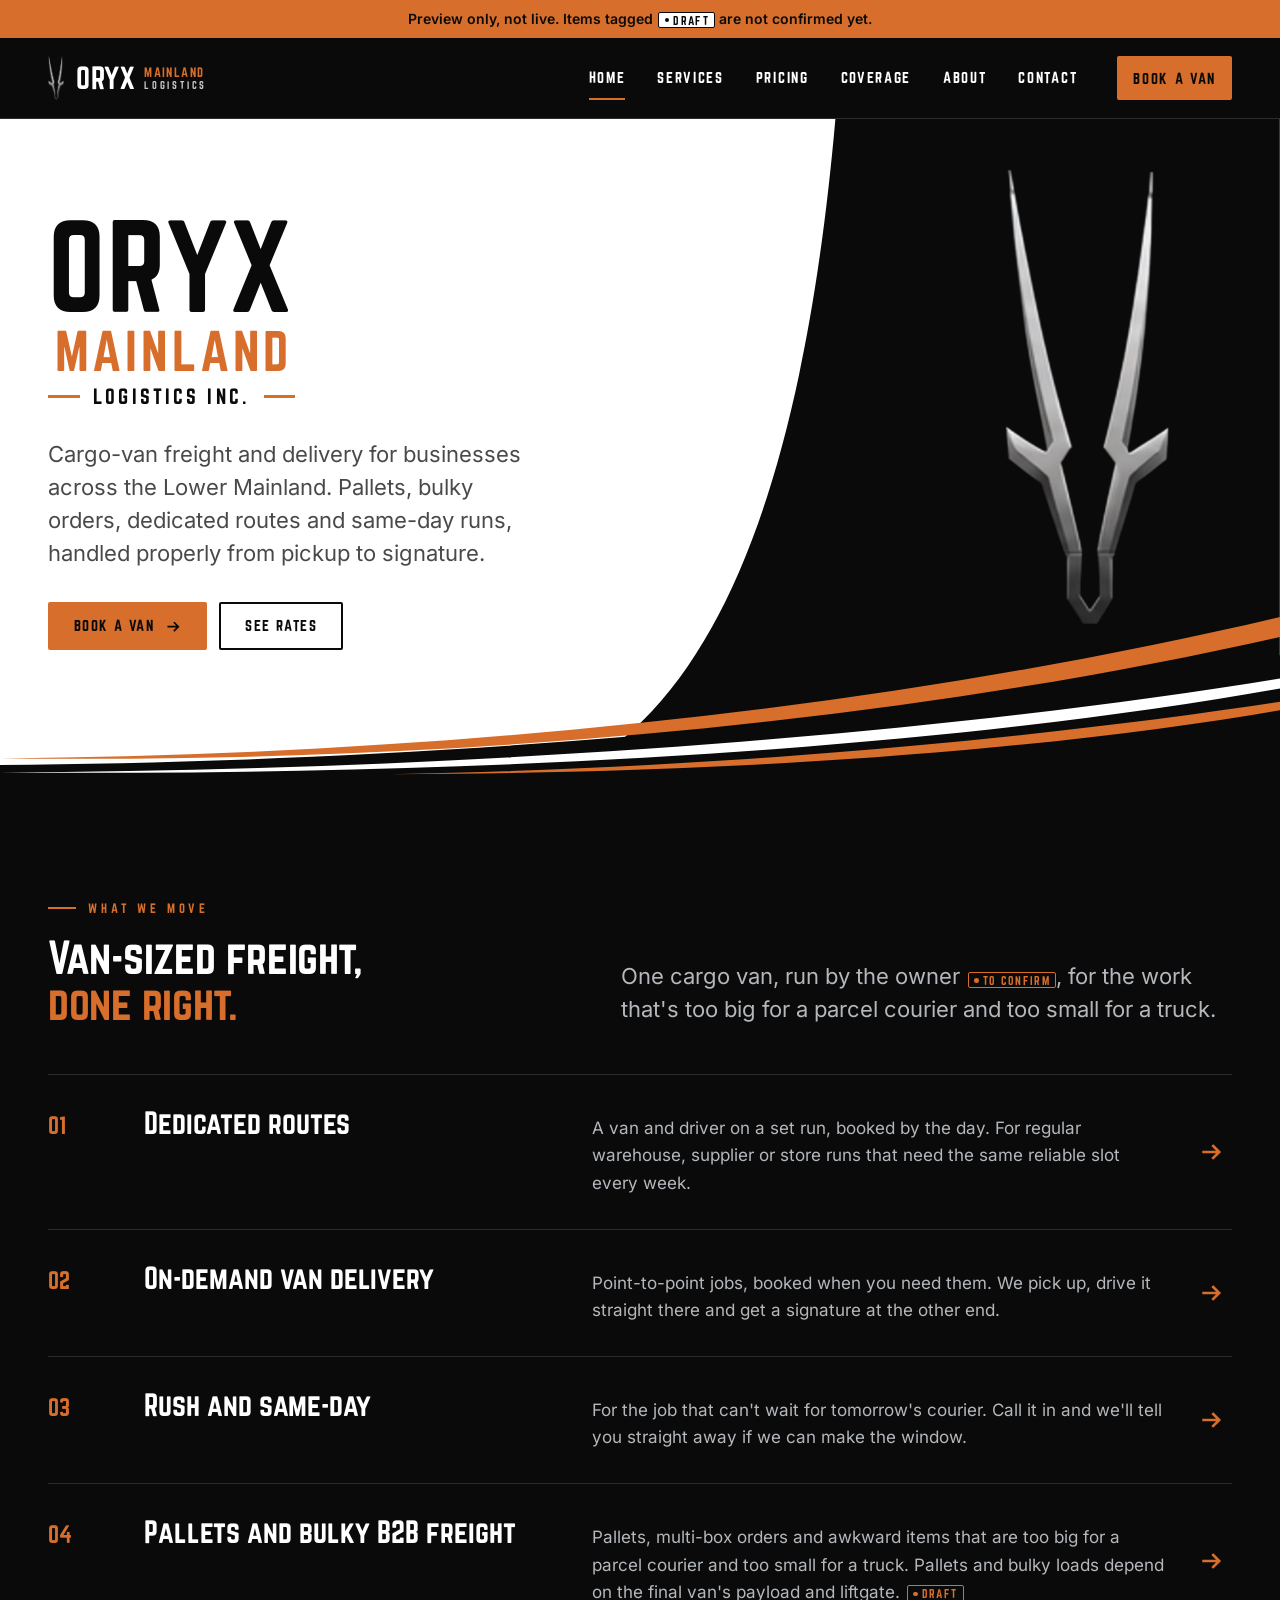
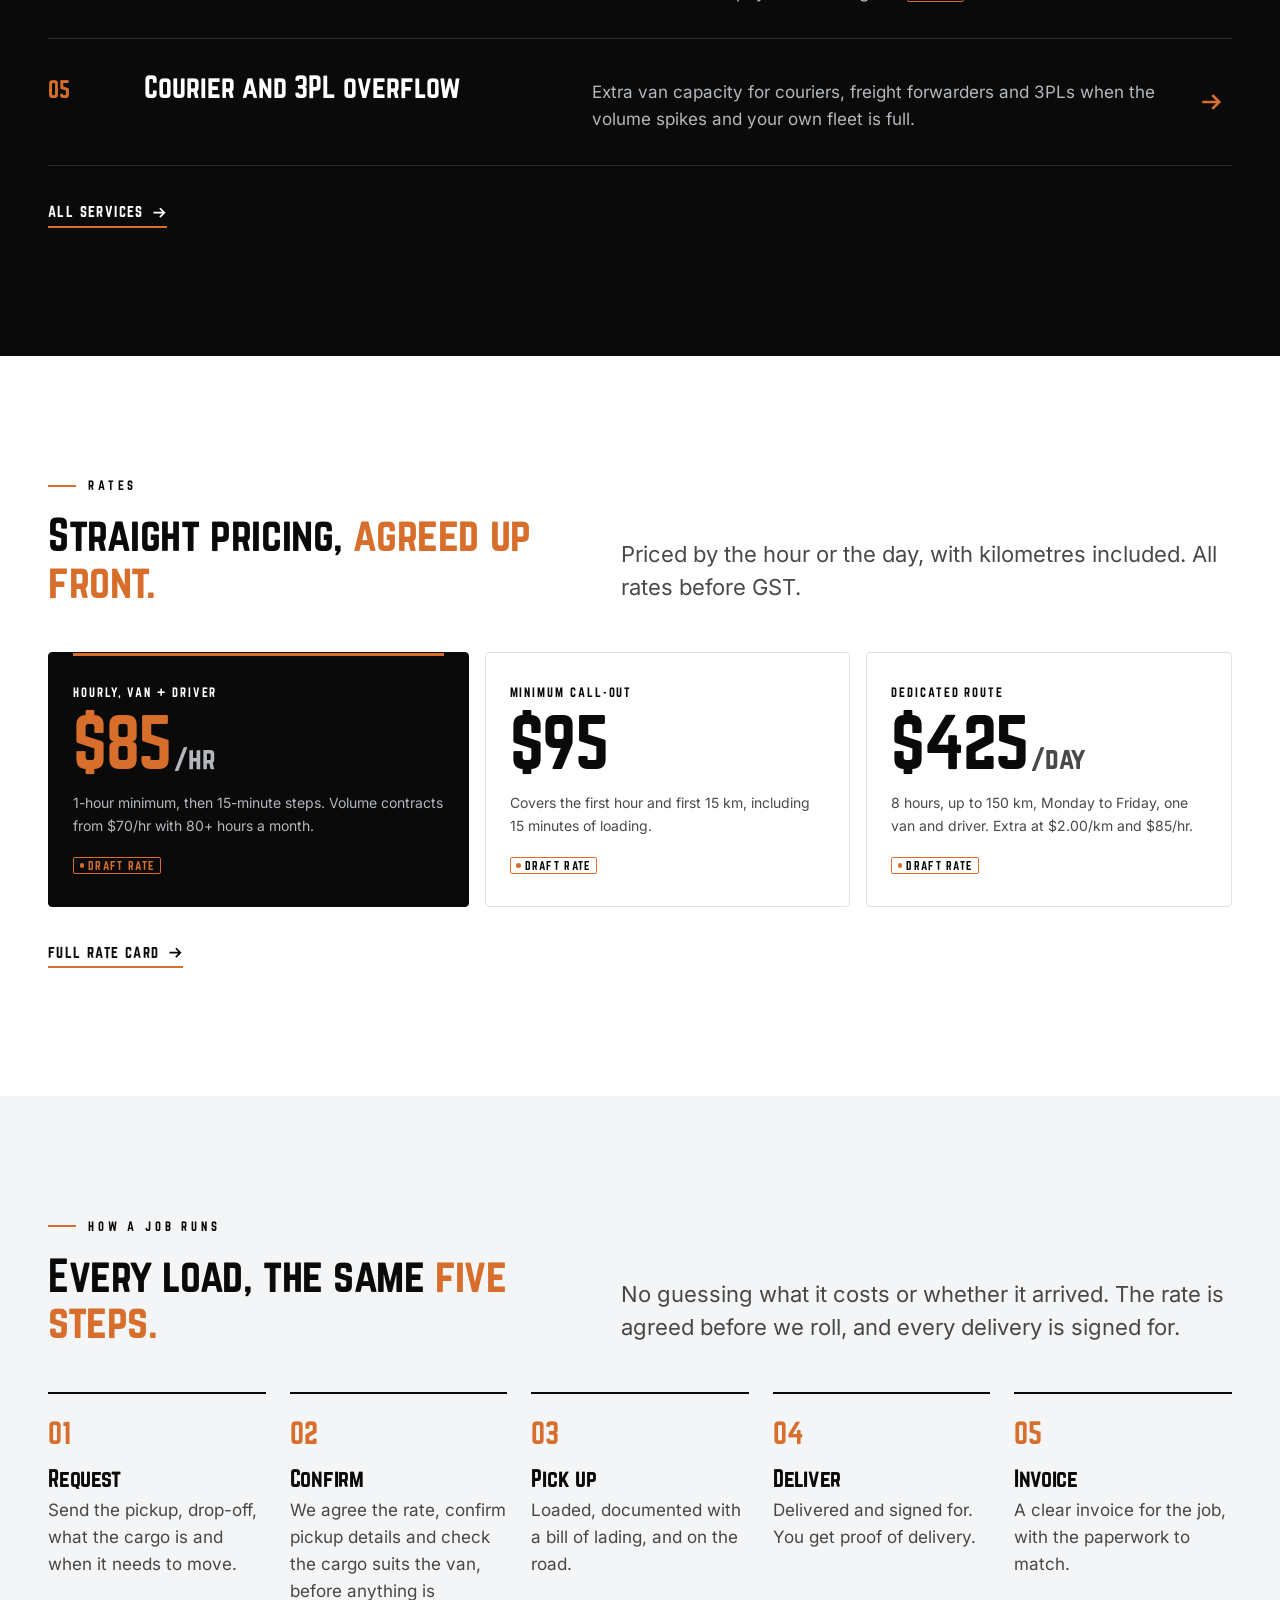
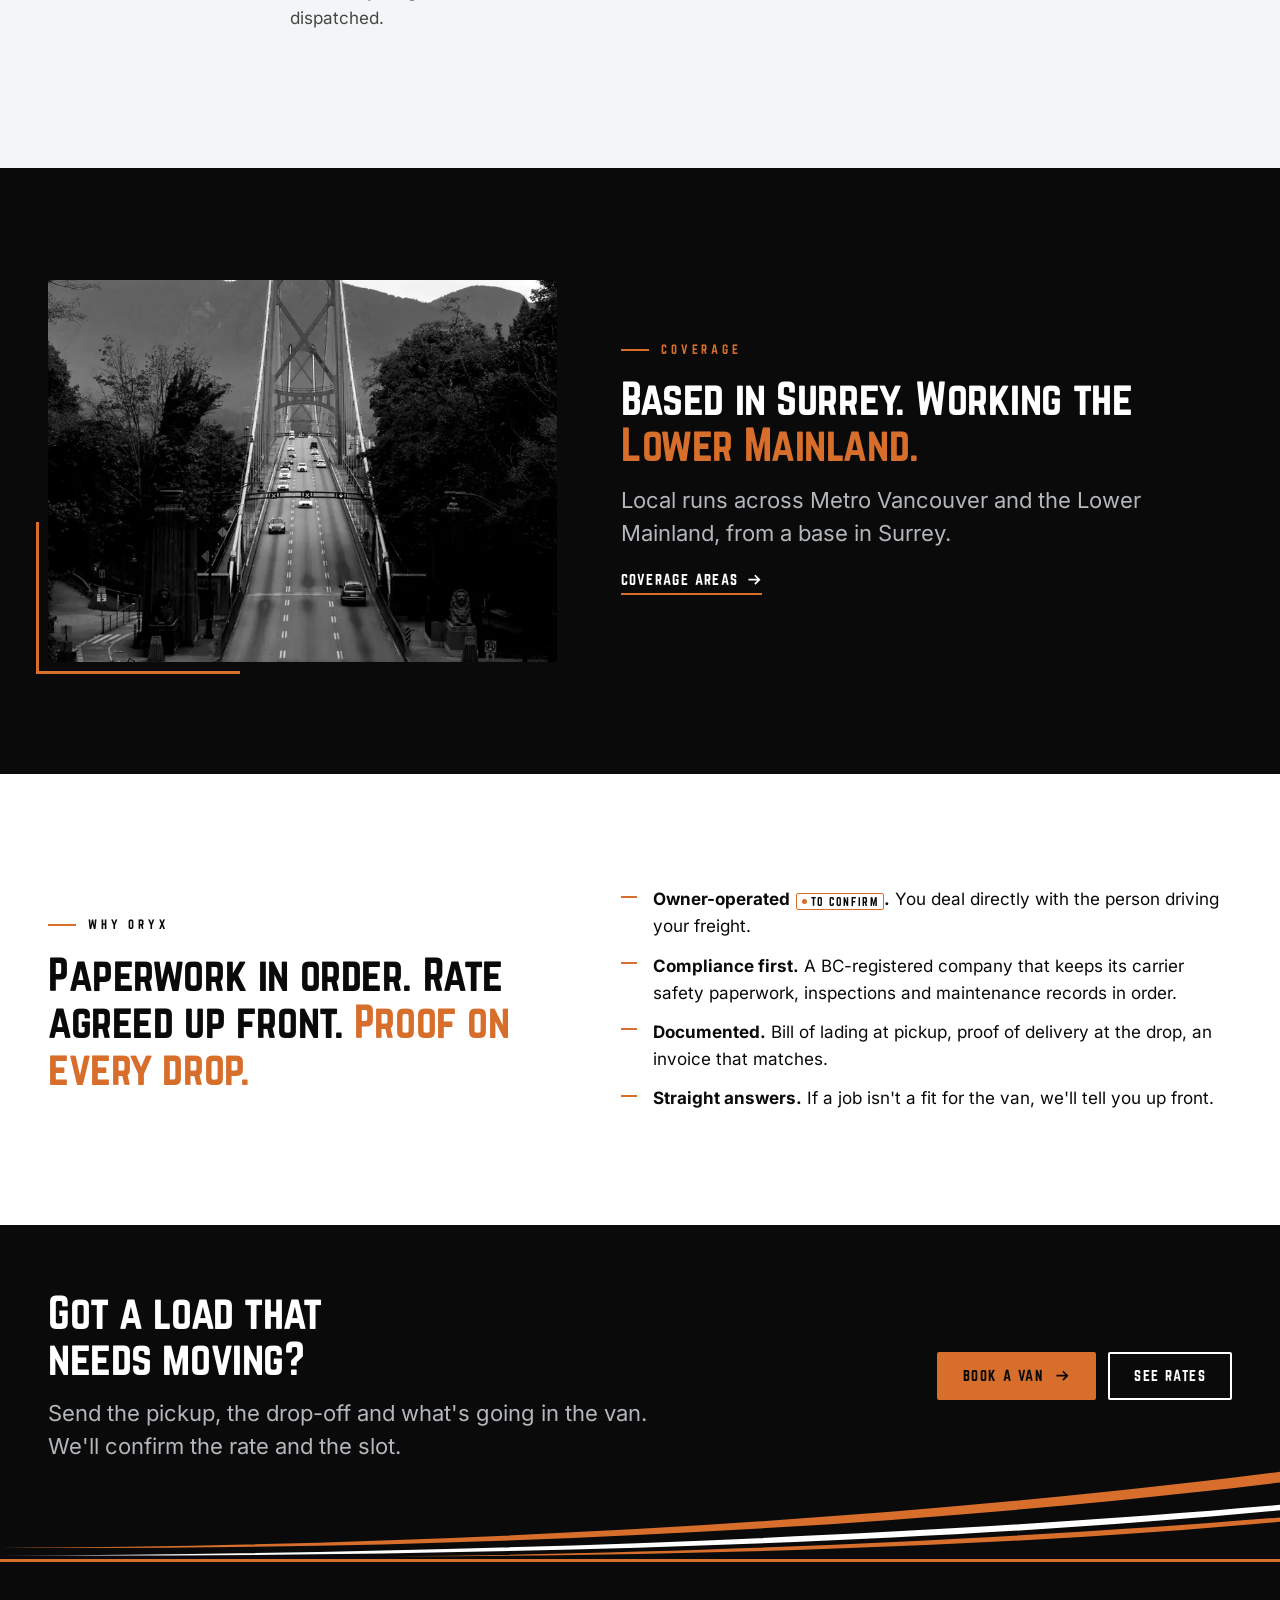
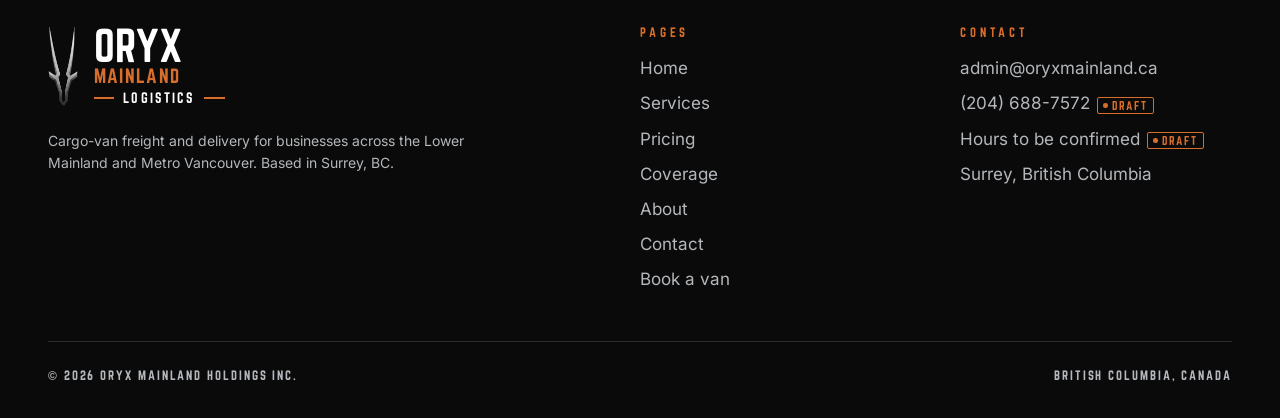
<file: index.html>
<!doctype html>
<html lang="en-CA" class="no-js">
<head>
<meta charset="utf-8">
<!-- NAME UNCONFIRMED: the van lockup shows 'ORYX MAINLAND - LOGISTICS INC. -' because Walid wants 'Logistics' in the name (decisions-log.md 2026-11-09). The registered company is ORYX MAINLAND HOLDINGS INC. Whether 'Logistics' becomes a corporate name change or an assumed/trade name is not decided. Confirm before launch. -->
<meta name="viewport" content="width=device-width, initial-scale=1">
<title>Oryx Mainland Logistics | Cargo-van freight &amp; delivery, Lower Mainland BC</title>
<meta name="description" content="Cargo-van freight and delivery for Lower Mainland businesses. Dedicated routes, same-day runs, pallets and bulky B2B freight. Based in Surrey, BC.">
<meta name="robots" content="noindex, nofollow">
<link rel="canonical" href="https://oryxmainland.ca/">
<meta name="theme-color" content="#0a0a0a">
<meta property="og:type" content="website">
<meta property="og:site_name" content="Oryx Mainland Logistics">
<meta property="og:title" content="Oryx Mainland Logistics | Cargo-van freight &amp; delivery, Lower Mainland BC">
<meta property="og:description" content="Cargo-van freight and delivery for Lower Mainland businesses. Dedicated routes, same-day runs, pallets and bulky B2B freight. Based in Surrey, BC.">
<meta property="og:url" content="https://oryxmainland.ca/">
<meta property="og:image" content="https://oryxmainland.ca/assets/img/og-image.jpg">
<meta property="og:image:width" content="1200">
<meta property="og:image:height" content="630">
<meta property="og:image:alt" content="Oryx Mainland Logistics wordmark with the silver oryx symbol on black">
<meta property="og:locale" content="en_CA">
<meta name="twitter:card" content="summary_large_image">
<link rel="icon" href="favicon.ico" sizes="any">
<link rel="icon" type="image/png" sizes="32x32" href="favicon-32.png">
<link rel="apple-touch-icon" href="assets/img/icon-180.png">
<link rel="manifest" href="site.webmanifest">
<link rel="preload" href="assets/fonts/norwester.woff2" as="font" type="font/woff2" crossorigin>
<link rel="preload" href="assets/fonts/inter-latin-var.woff2" as="font" type="font/woff2" crossorigin>
<link rel="stylesheet" href="assets/css/site.css">
<script>document.documentElement.classList.add("js");document.documentElement.classList.remove("no-js")</script>
<script src="assets/js/main.js" defer></script>
</head>
<body>
<a class="skip-link" href="#main">Skip to content</a>
<div class="preview-banner" role="note">Preview only, not live. Items tagged <span class="draft draft--on-orange">Draft</span> are not confirmed yet.</div>
<header class="site-header">
  <div class="container site-header__inner">
    <div class="site-header__bar">
      <a class="brand" href="index.html" aria-label="Oryx Mainland Logistics, home">
        <picture><source type="image/webp" srcset="assets/img/oryx-symbol-96.webp"><img class="brand__symbol" src="assets/img/oryx-symbol-96.png" width="35" height="96" alt="" decoding="async" fetchpriority="high"></picture>
        <span class="brand__text"><span class="brand__oryx">Oryx</span> <span class="brand__mainland">Mainland</span> <span class="brand__logistics">Logistics</span></span>
      </a>
      <button class="nav-toggle" type="button" aria-expanded="false" aria-controls="site-nav"><span class="nav-toggle__bars"><span></span></span>Menu</button>
    </div>
    <nav class="site-nav" id="site-nav" aria-label="Main">
      <ul><li><a href="index.html" aria-current="page">Home</a></li><li><a href="services.html">Services</a></li><li><a href="pricing.html">Pricing</a></li><li><a href="coverage.html">Coverage</a></li><li><a href="about.html">About</a></li><li><a href="contact.html">Contact</a></li><li><a class="btn" href="book.html">Book a van</a></li></ul>
    </nav>
  </div>
</header>
<main id="main">
<section class="hero">
  <div class="container hero__content">
    <div class="hero__text">
      <picture><source type="image/webp" srcset="assets/img/oryx-symbol-640.webp"><img class="hero__symbol-m" src="assets/img/oryx-symbol-640.png" width="236" height="640" alt="" decoding="async" fetchpriority="high"></picture>
      <h1 class="lockup hero__lockup"><span class="lockup__oryx">Oryx</span><span class="lockup__mainland">Mainland</span><span class="lockup__inc">Logistics Inc.</span></h1>
      <svg class="hero__chevron" viewBox="0 0 400 70" aria-hidden="true" focusable="false">
  <path fill="#d76e2b" d="M0 4C110 16 168 36 200 60C232 36 290 16 400 4V14C294 26 236 46 200 70C164 46 106 26 0 14Z"/>
  <path fill="#ffffff" d="M40 22C120 32 172 46 200 64C228 46 280 32 360 22V26C282 37 230 51 200 70C170 51 118 37 40 26Z"/>
</svg>
      <p class="hero__lead">Cargo-van freight and delivery for businesses across the Lower Mainland. Pallets, bulky orders, dedicated routes and same-day runs, handled properly from pickup to signature.</p>
      <div class="btn-row">
        <a class="btn" href="book.html">Book a van <svg class="btn__arrow" viewBox="0 0 20 20" aria-hidden="true" focusable="false"><path d="M3 10h12M11 5l5 5-5 5" fill="none" stroke="currentColor" stroke-width="2.2" stroke-linecap="square"/></svg></a>
        <a class="btn btn--ghost" href="pricing.html">See rates</a>
      </div>
    </div>
  </div>
  <div class="hero__visual">
    <svg class="hero__panel" viewBox="0 0 100 100" preserveAspectRatio="none" aria-hidden="true" focusable="false"><path fill="#0a0a0a" d="M38 0H100V100H0C19 90 33 62 38 0Z"/></svg>
    <picture><source type="image/webp" srcset="assets/img/oryx-symbol-1200.webp"><img class="hero__symbol" src="assets/img/oryx-symbol-1200.png" width="443" height="1200" alt="" decoding="async" loading="lazy"></picture>
  </div>
  <svg class="hero__swoosh" viewBox="0 0 1440 200" preserveAspectRatio="none" aria-hidden="true" focusable="false">
  <path fill="#0a0a0a" d="M0 200V184C420 180 930 146 1440 52V200Z"/>
  <path fill="#d76e2b" d="M0 176C470 172 980 122 1440 6V30C1000 136 500 182 0 176Z"/>
  <path fill="#ffffff" d="M0 193C520 190 1040 150 1440 80V92C1040 168 520 197 0 193Z"/>
  <path fill="#d76e2b" d="M440 195C840 187 1180 150 1440 108V118C1190 164 850 194 440 195Z"/>
</svg>
</section>

<section class="section section--dark">
  <div class="container">
    <div class="grid grid--split" style="align-items:end;margin-bottom:var(--space-7)">
      <div>
        <p class="eyebrow">What we move</p>
        <h2 style="margin:0">Van-sized freight, <span class="accent">done&nbsp;right.</span></h2>
      </div>
      <p class="lead" style="margin:0">One cargo van, run by the owner <span class="draft" data-draft="owner_operated" title="Draft: not confirmed yet">To confirm</span>, for the work that's too big for a parcel courier and too small for a truck.</p>
    </div>
    <div class="rows">
      <a class="row" href="services.html#routes"><span class="row__num">01</span><span class="row__title">Dedicated routes</span><span class="row__text">A van and driver on a set run, booked by the day. For regular warehouse, supplier or store runs that need the same reliable slot every week.</span><span class="row__go" aria-hidden="true"><svg class="btn__arrow" viewBox="0 0 20 20" aria-hidden="true" focusable="false"><path d="M3 10h12M11 5l5 5-5 5" fill="none" stroke="currentColor" stroke-width="2.2" stroke-linecap="square"/></svg></span></a><a class="row" href="services.html#ondemand"><span class="row__num">02</span><span class="row__title">On-demand van delivery</span><span class="row__text">Point-to-point jobs, booked when you need them. We pick up, drive it straight there and get a signature at the other end.</span><span class="row__go" aria-hidden="true"><svg class="btn__arrow" viewBox="0 0 20 20" aria-hidden="true" focusable="false"><path d="M3 10h12M11 5l5 5-5 5" fill="none" stroke="currentColor" stroke-width="2.2" stroke-linecap="square"/></svg></span></a><a class="row" href="services.html#rush"><span class="row__num">03</span><span class="row__title">Rush and same-day</span><span class="row__text">For the job that can't wait for tomorrow's courier. Call it in and we'll tell you straight away if we can make the window.</span><span class="row__go" aria-hidden="true"><svg class="btn__arrow" viewBox="0 0 20 20" aria-hidden="true" focusable="false"><path d="M3 10h12M11 5l5 5-5 5" fill="none" stroke="currentColor" stroke-width="2.2" stroke-linecap="square"/></svg></span></a><a class="row" href="services.html#pallets"><span class="row__num">04</span><span class="row__title">Pallets and bulky B2B freight</span><span class="row__text">Pallets, multi-box orders and awkward items that are too big for a parcel courier and too small for a truck. Pallets and bulky loads depend on the final van's payload and liftgate. <span class="draft" data-draft="pallets" title="Draft: not confirmed yet">Draft</span></span><span class="row__go" aria-hidden="true"><svg class="btn__arrow" viewBox="0 0 20 20" aria-hidden="true" focusable="false"><path d="M3 10h12M11 5l5 5-5 5" fill="none" stroke="currentColor" stroke-width="2.2" stroke-linecap="square"/></svg></span></a><a class="row" href="services.html#overflow"><span class="row__num">05</span><span class="row__title">Courier and 3PL overflow</span><span class="row__text">Extra van capacity for couriers, freight forwarders and 3PLs when the volume spikes and your own fleet is full.</span><span class="row__go" aria-hidden="true"><svg class="btn__arrow" viewBox="0 0 20 20" aria-hidden="true" focusable="false"><path d="M3 10h12M11 5l5 5-5 5" fill="none" stroke="currentColor" stroke-width="2.2" stroke-linecap="square"/></svg></span></a>
    </div>
    <p style="margin-top:var(--space-6)"><a class="link-arrow" href="services.html">All services <svg class="btn__arrow" viewBox="0 0 20 20" aria-hidden="true" focusable="false"><path d="M3 10h12M11 5l5 5-5 5" fill="none" stroke="currentColor" stroke-width="2.2" stroke-linecap="square"/></svg></a></p>
  </div>
</section>

<section class="section">
  <div class="container">
    <div class="grid grid--split" style="align-items:end;margin-bottom:var(--space-7)">
      <div>
        <p class="eyebrow">Rates</p>
        <h2 style="margin:0">Straight pricing, <span class="accent">agreed up front.</span></h2>
      </div>
      <p class="lead" style="margin:0">Priced by the hour or the day, with kilometres included. All rates before GST.</p>
    </div>
    <div class="rates">
  <article class="rate rate--feature">
    <p class="rate__label">Hourly, van + driver</p>
    <p class="rate__price">$85<span>/hr</span></p>
    <p class="rate__note">1-hour minimum, then 15-minute steps. Volume contracts from $70/hr with 80+ hours a month.</p>
    <span class="draft" data-draft="rate_hourly" title="Draft: not confirmed yet">Draft rate</span>
  </article>
  <article class="rate">
    <p class="rate__label">Minimum call-out</p>
    <p class="rate__price">$95</p>
    <p class="rate__note">Covers the first hour and first 15 km, including 15 minutes of loading.</p>
    <span class="draft" data-draft="rate_min" title="Draft: not confirmed yet">Draft rate</span>
  </article>
  <article class="rate">
    <p class="rate__label">Dedicated route</p>
    <p class="rate__price">$425<span>/day</span></p>
    <p class="rate__note">8 hours, up to 150 km, Monday to Friday, one van and driver. Extra at $2.00/km and $85/hr.</p>
    <span class="draft" data-draft="rate_day" title="Draft: not confirmed yet">Draft rate</span>
  </article>
</div>
    <p style="margin-top:var(--space-6)"><a class="link-arrow" href="pricing.html">Full rate card <svg class="btn__arrow" viewBox="0 0 20 20" aria-hidden="true" focusable="false"><path d="M3 10h12M11 5l5 5-5 5" fill="none" stroke="currentColor" stroke-width="2.2" stroke-linecap="square"/></svg></a></p>
  </div>
</section>

<section class="section section--soft">
  <div class="container">
    <div class="grid grid--split" style="align-items:end;margin-bottom:var(--space-7)">
      <div>
        <p class="eyebrow">How a job runs</p>
        <h2 style="margin:0">Every load, the same <span class="accent">five steps.</span></h2>
      </div>
      <p class="lead" style="margin:0">No guessing what it costs or whether it arrived. The rate is agreed before we roll, and every delivery is signed for.</p>
    </div>
    <ol class="steps steps--row"><li><div><h3>Request</h3><p>Send the pickup, drop-off, what the cargo is and when it needs to move.</p></div></li><li><div><h3>Confirm</h3><p>We agree the rate, confirm pickup details and check the cargo suits the van, before anything is dispatched.</p></div></li><li><div><h3>Pick up</h3><p>Loaded, documented with a bill of lading, and on the road.</p></div></li><li><div><h3>Deliver</h3><p>Delivered and signed for. You get proof of delivery.</p></div></li><li><div><h3>Invoice</h3><p>A clear invoice for the job, with the paperwork to match.</p></div></li></ol>
  </div>
</section>

<section class="section section--dark">
  <div class="container grid grid--split">
    <div class="frame">
      <picture><source type="image/webp" srcset="assets/img/lions-gate-bridge-bw-720.webp 720w, assets/img/lions-gate-bridge-bw-1200.webp 1200w" sizes="(min-width: 64rem) 34rem, 100vw"><img src="assets/img/lions-gate-bridge-bw-720.jpg" srcset="assets/img/lions-gate-bridge-bw-720.jpg 720w, assets/img/lions-gate-bridge-bw-1200.jpg 1200w" sizes="(min-width: 64rem) 34rem, 100vw" width="720" height="900" alt="Traffic crossing the Lions Gate Bridge in Vancouver, with the North Shore mountains behind" loading="lazy" decoding="async" style="border-radius:var(--radius-m);aspect-ratio:4/3;object-fit:cover;object-position:50% 70%"></picture>
    </div>
    <div>
      <p class="eyebrow">Coverage</p>
      <h2>Based in Surrey. Working the <span class="accent">Lower Mainland.</span></h2>
      <p class="lead">Local runs across Metro Vancouver and the Lower Mainland, from a base in Surrey.</p>
      <p><a class="link-arrow" href="coverage.html">Coverage areas <svg class="btn__arrow" viewBox="0 0 20 20" aria-hidden="true" focusable="false"><path d="M3 10h12M11 5l5 5-5 5" fill="none" stroke="currentColor" stroke-width="2.2" stroke-linecap="square"/></svg></a></p>
    </div>
  </div>
</section>

<section class="section">
  <div class="container grid grid--split">
    <div>
      <p class="eyebrow">Why Oryx</p>
      <p class="statement">Paperwork in order. Rate agreed up front. <em>Proof on every drop.</em></p>
    </div>
    <ul class="checklist">
      <li><strong>Owner-operated <span class="draft" data-draft="owner_operated" title="Draft: not confirmed yet">To confirm</span>.</strong> You deal directly with the person driving your freight.</li>
      <li><strong>Compliance first.</strong> A BC-registered company that keeps its carrier safety paperwork, inspections and maintenance records in order.</li>
      <li><strong>Documented.</strong> Bill of lading at pickup, proof of delivery at the drop, an invoice that matches.</li>
      <li><strong>Straight answers.</strong> If a job isn't a fit for the van, we'll tell you up front.</li>
    </ul>
  </div>
</section>

<section class="cta-band">
  <div class="container cta-band__inner">
    <div>
      <h2>Got a load that needs moving?</h2>
      <p class="lead" style="color:var(--on-dark-soft);margin:var(--space-4) 0 0">Send the pickup, the drop-off and what's going in the van. We'll confirm the rate and the slot.</p>
    </div>
    <div class="btn-row on-dark"><a class="btn" href="book.html">Book a van <svg class="btn__arrow" viewBox="0 0 20 20" aria-hidden="true" focusable="false"><path d="M3 10h12M11 5l5 5-5 5" fill="none" stroke="currentColor" stroke-width="2.2" stroke-linecap="square"/></svg></a><a class="btn btn--ghost" href="pricing.html">See rates</a></div>
  </div>
  <svg class="cta-band__swoosh" viewBox="0 0 1440 200" preserveAspectRatio="none" aria-hidden="true" focusable="false">
  
  <path fill="#d76e2b" d="M0 176C470 172 980 122 1440 6V30C1000 136 500 182 0 176Z"/>
  <path fill="#ffffff" d="M0 193C520 190 1040 150 1440 80V92C1040 168 520 197 0 193Z"/>
  <path fill="#d76e2b" d="M440 195C840 187 1180 150 1440 108V118C1190 164 850 194 440 195Z"/>
</svg>
</section>
</main>
<footer class="site-footer">
  <div class="container">
    <div class="site-footer__grid">
      <div>
        <div class="site-footer__brand">
          <picture><source type="image/webp" srcset="assets/img/oryx-symbol-320.webp"><img class="" src="assets/img/oryx-symbol-320.png" width="118" height="320" alt="" decoding="async" loading="lazy"></picture>
          <p class="lockup lockup--left" aria-label="Oryx Mainland Logistics" style="--step-5:2.6rem">
            <span class="lockup__oryx">Oryx</span><span class="lockup__mainland">Mainland</span><span class="lockup__inc">Logistics</span>
          </p>
        </div>
        <p class="muted small" style="margin-top:var(--space-5);max-width:26rem">Cargo-van freight and delivery for businesses across the Lower Mainland and Metro Vancouver. Based in Surrey, BC.</p>
      </div>
      <div>
        <h2>Pages</h2>
        <ul><li><a href="index.html">Home</a></li><li><a href="services.html">Services</a></li><li><a href="pricing.html">Pricing</a></li><li><a href="coverage.html">Coverage</a></li><li><a href="about.html">About</a></li><li><a href="contact.html">Contact</a></li><li><a href="book.html">Book a van</a></li></ul>
      </div>
      <div>
        <h2>Contact</h2>
        <ul>
          <li><a href="mailto:admin@oryxmainland.ca">admin@oryxmainland.ca</a></li>
          <li><a href="tel:+12046887572">(204) 688-7572</a> <span class="draft" data-draft="phone" title="Draft: not confirmed yet">Draft</span></li>
          <li class="muted">Hours to be confirmed <span class="draft" data-draft="hours" title="Draft: not confirmed yet">Draft</span></li>
          <li class="muted">Surrey, British Columbia</li>
        </ul>
      </div>
    </div>
    <div class="site-footer__legal">
      <span>&copy; 2026 ORYX MAINLAND HOLDINGS INC.</span>
      <span>British Columbia, Canada</span>
    </div>
  </div>
</footer>
</body>
</html>
</file>
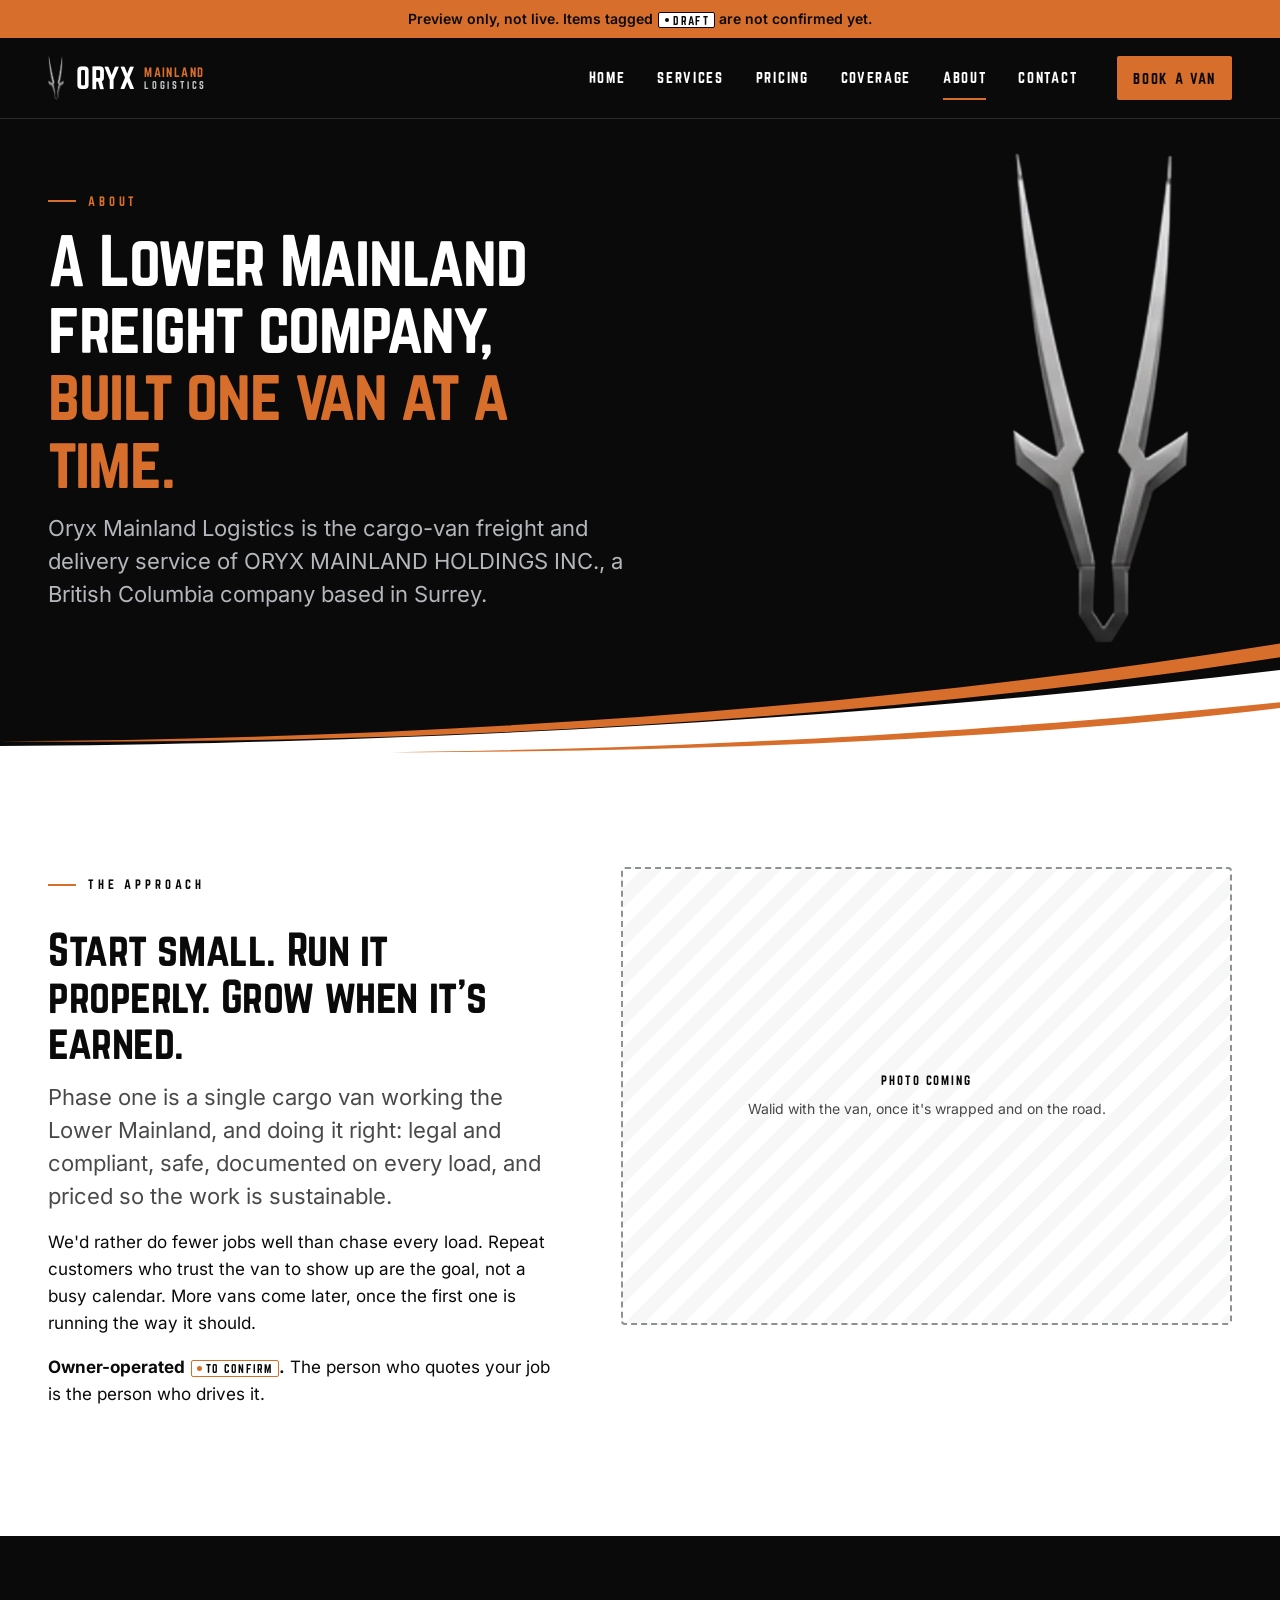
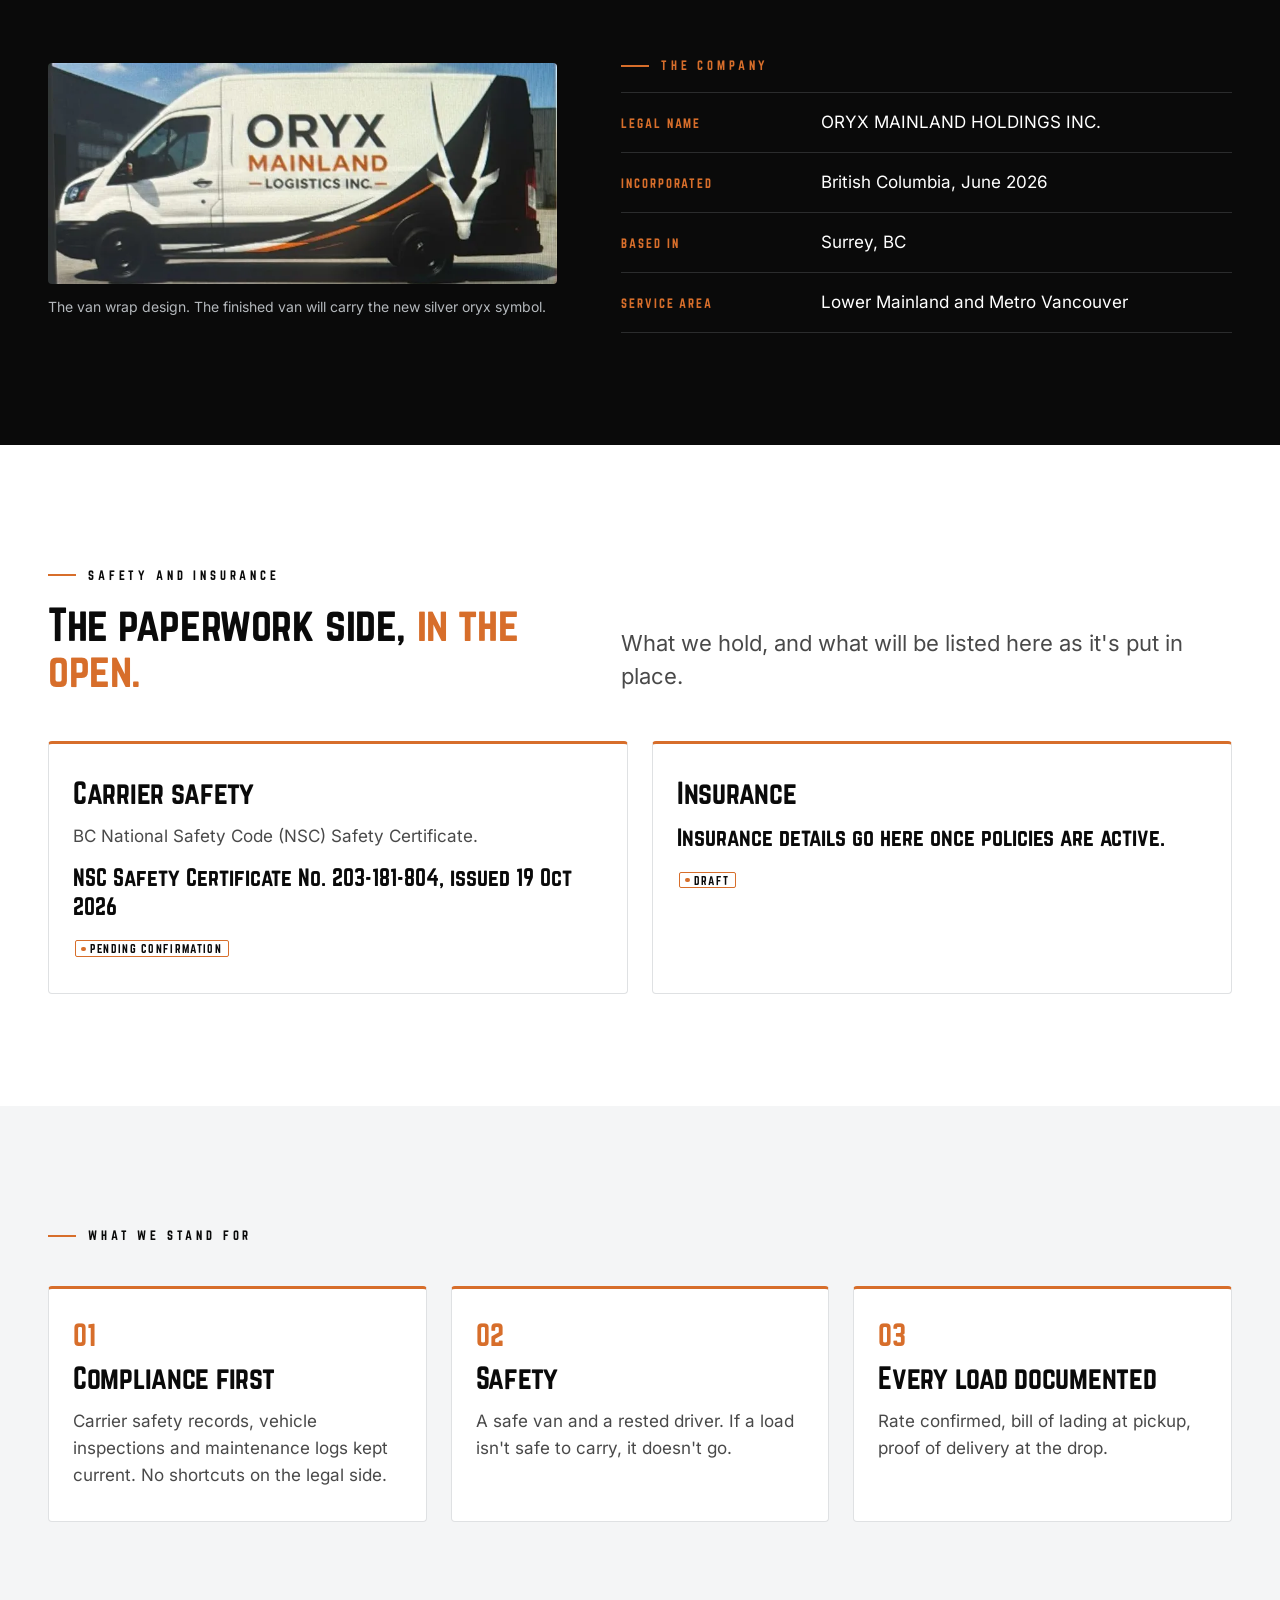
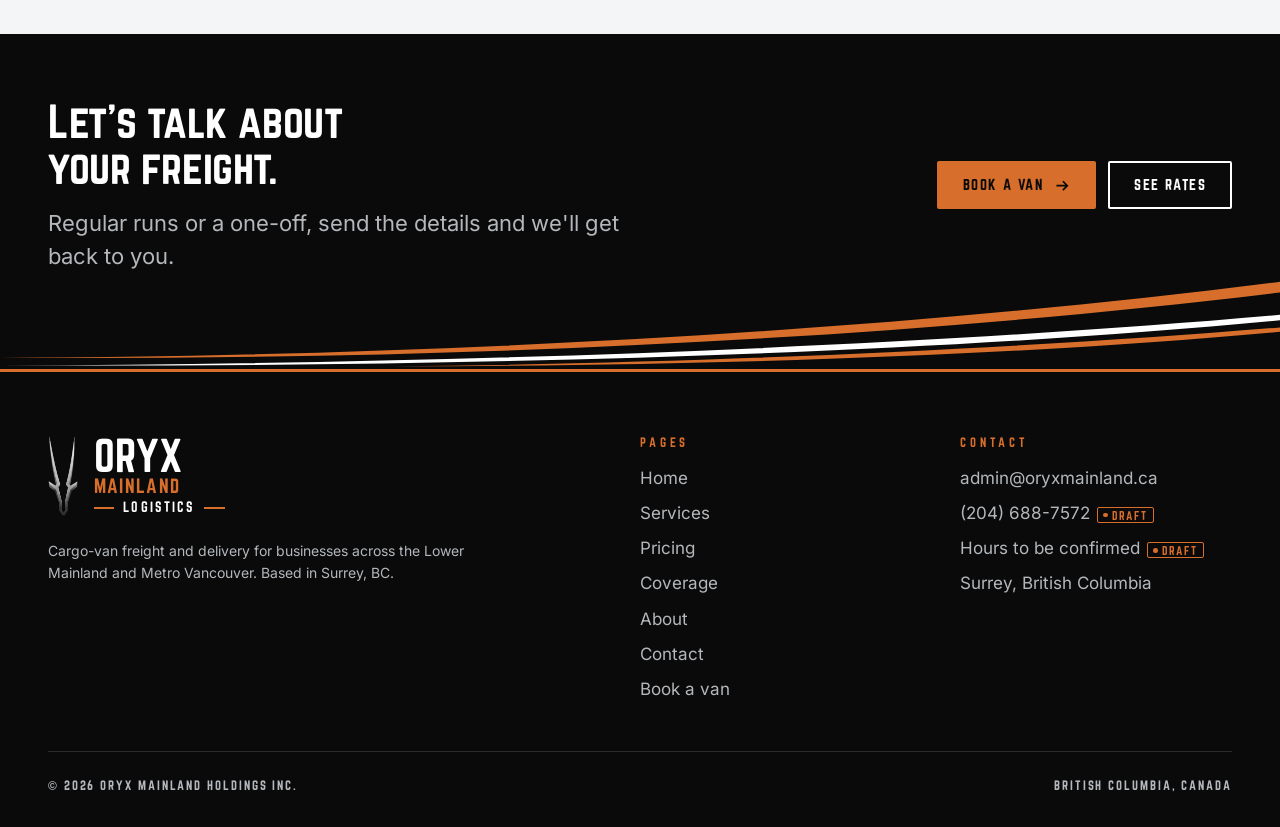
<file: about.html>
<!doctype html>
<html lang="en-CA" class="no-js">
<head>
<meta charset="utf-8">
<!-- NAME UNCONFIRMED: the van lockup shows 'ORYX MAINLAND - LOGISTICS INC. -' because Walid wants 'Logistics' in the name (decisions-log.md 2026-11-09). The registered company is ORYX MAINLAND HOLDINGS INC. Whether 'Logistics' becomes a corporate name change or an assumed/trade name is not decided. Confirm before launch. -->
<meta name="viewport" content="width=device-width, initial-scale=1">
<title>About | Oryx Mainland Logistics</title>
<meta name="description" content="Oryx Mainland Logistics is the cargo-van freight service of ORYX MAINLAND HOLDINGS INC., a BC company based in Surrey.">
<meta name="robots" content="noindex, nofollow">
<link rel="canonical" href="https://oryxmainland.ca/about.html">
<meta name="theme-color" content="#0a0a0a">
<meta property="og:type" content="website">
<meta property="og:site_name" content="Oryx Mainland Logistics">
<meta property="og:title" content="About | Oryx Mainland Logistics">
<meta property="og:description" content="Oryx Mainland Logistics is the cargo-van freight service of ORYX MAINLAND HOLDINGS INC., a BC company based in Surrey.">
<meta property="og:url" content="https://oryxmainland.ca/about.html">
<meta property="og:image" content="https://oryxmainland.ca/assets/img/og-image.jpg">
<meta property="og:image:width" content="1200">
<meta property="og:image:height" content="630">
<meta property="og:image:alt" content="Oryx Mainland Logistics wordmark with the silver oryx symbol on black">
<meta property="og:locale" content="en_CA">
<meta name="twitter:card" content="summary_large_image">
<link rel="icon" href="favicon.ico" sizes="any">
<link rel="icon" type="image/png" sizes="32x32" href="favicon-32.png">
<link rel="apple-touch-icon" href="assets/img/icon-180.png">
<link rel="manifest" href="site.webmanifest">
<link rel="preload" href="assets/fonts/norwester.woff2" as="font" type="font/woff2" crossorigin>
<link rel="preload" href="assets/fonts/inter-latin-var.woff2" as="font" type="font/woff2" crossorigin>
<link rel="stylesheet" href="assets/css/site.css">
<script>document.documentElement.classList.add("js");document.documentElement.classList.remove("no-js")</script>
<script src="assets/js/main.js" defer></script>
</head>
<body>
<a class="skip-link" href="#main">Skip to content</a>
<div class="preview-banner" role="note">Preview only, not live. Items tagged <span class="draft draft--on-orange">Draft</span> are not confirmed yet.</div>
<header class="site-header">
  <div class="container site-header__inner">
    <div class="site-header__bar">
      <a class="brand" href="index.html" aria-label="Oryx Mainland Logistics, home">
        <picture><source type="image/webp" srcset="assets/img/oryx-symbol-96.webp"><img class="brand__symbol" src="assets/img/oryx-symbol-96.png" width="35" height="96" alt="" decoding="async" fetchpriority="high"></picture>
        <span class="brand__text"><span class="brand__oryx">Oryx</span> <span class="brand__mainland">Mainland</span> <span class="brand__logistics">Logistics</span></span>
      </a>
      <button class="nav-toggle" type="button" aria-expanded="false" aria-controls="site-nav"><span class="nav-toggle__bars"><span></span></span>Menu</button>
    </div>
    <nav class="site-nav" id="site-nav" aria-label="Main">
      <ul><li><a href="index.html">Home</a></li><li><a href="services.html">Services</a></li><li><a href="pricing.html">Pricing</a></li><li><a href="coverage.html">Coverage</a></li><li><a href="about.html" aria-current="page">About</a></li><li><a href="contact.html">Contact</a></li><li><a class="btn" href="book.html">Book a van</a></li></ul>
    </nav>
  </div>
</header>
<main id="main">
<section class="page-hero">
  <div class="container page-hero__content">
    <p class="eyebrow">About</p>
    <h1>A Lower Mainland freight company, <span class='accent'>built one van at a time.</span></h1>
    <p class="lead">Oryx Mainland Logistics is the cargo-van freight and delivery service of ORYX MAINLAND HOLDINGS INC., a British Columbia company based in Surrey.</p>
  </div>
  <picture><source type="image/webp" srcset="assets/img/oryx-symbol-640.webp"><img class="page-hero__symbol" src="assets/img/oryx-symbol-640.png" width="236" height="640" alt="" decoding="async" loading="lazy"></picture>
  <svg class="page-hero__swoosh" viewBox="0 0 1440 200" preserveAspectRatio="none" aria-hidden="true" focusable="false">
  <path fill="#ffffff" d="M0 200V184C420 180 930 146 1440 52V200Z"/>
  <path fill="#d76e2b" d="M0 176C470 172 980 122 1440 6V30C1000 136 500 182 0 176Z"/>
  <path fill="#ffffff" d="M0 193C520 190 1040 150 1440 80V92C1040 168 520 197 0 193Z"/>
  <path fill="#d76e2b" d="M440 195C840 187 1180 150 1440 108V118C1190 164 850 194 440 195Z"/>
</svg>
</section>

<section class="section">
  <div class="container grid grid--split" style="align-items:start">
    <div class="stack">
      <p class="eyebrow">The approach</p>
      <h2>Start small. Run it properly. Grow when it's earned.</h2>
      <p class="lead">Phase one is a single cargo van working the Lower Mainland, and doing it right: legal and compliant, safe, documented on every load, and priced so the work is sustainable.</p>
      <p>We'd rather do fewer jobs well than chase every load. Repeat customers who trust the van to show up are the goal, not a busy calendar. More vans come later, once the first one is running the way it should.</p>
      <p><strong>Owner-operated <span class="draft" data-draft="owner_operated" title="Draft: not confirmed yet">To confirm</span>.</strong> The person who quotes your job is the person who drives it.</p>
    </div>
    <div class="photo-slot" role="img" aria-label="Space for a photo of Walid with the van">
      <div><strong>Photo coming</strong>Walid with the van, once it's wrapped and on the road.</div>
    </div>
  </div>
</section>

<section class="section section--dark">
  <div class="container grid grid--split">
    <figure class="figure">
      <picture><source type="image/webp" srcset="assets/img/van-wrap-concept-800.webp 800w, assets/img/van-wrap-concept-850.webp 850w" sizes="(min-width: 64rem) 34rem, 100vw"><img src="assets/img/van-wrap-concept-800.jpg" srcset="assets/img/van-wrap-concept-800.jpg 800w, assets/img/van-wrap-concept-850.jpg 850w" sizes="(min-width: 64rem) 34rem, 100vw" width="800" height="348" alt="Design mock-up of a white cargo van in the Oryx Mainland Logistics wrap: black rear panel, oryx symbol, and orange and white swooshes" loading="lazy" decoding="async"></picture>
      <figcaption>The van wrap design. The finished van will carry the new silver oryx symbol.</figcaption>
    </figure>
    <div>
      <p class="eyebrow">The company</p>
      <ul class="facts">
        <li><span class="k">Legal name</span><span class="v">ORYX MAINLAND HOLDINGS INC.</span></li>
        <li><span class="k">Incorporated</span><span class="v">British Columbia, June 2026</span></li>
        <li><span class="k">Based in</span><span class="v">Surrey, BC</span></li>
        <li><span class="k">Service area</span><span class="v">Lower Mainland and Metro Vancouver</span></li>
      </ul>
    </div>
  </div>
</section>

<section class="section" id="safety">
  <div class="container">
    <div class="grid grid--split" style="align-items:end;margin-bottom:var(--space-7)">
      <div><p class="eyebrow">Safety and insurance</p><h2 style="margin:0">The paperwork side, <span class="accent">in the open.</span></h2></div>
      <p class="lead" style="margin:0">What we hold, and what will be listed here as it's put in place.</p>
    </div>
    <div class="grid grid--2">
      <article class="card card--accent">
        <h3>Carrier safety</h3>
        <p>BC National Safety Code (NSC) Safety Certificate.</p>
        <p class="card__value">NSC Safety Certificate No. 203-181-804, issued 19 Oct 2026</p>
        <p><span class="draft" data-draft="nsc" title="Draft: not confirmed yet">Pending confirmation</span></p>
      </article>
      <article class="card card--accent">
        <h3>Insurance</h3>
        <p class="card__value">Insurance details go here once policies are active.</p>
        <p><span class="draft" data-draft="insurance" title="Draft: not confirmed yet">Draft</span></p>
      </article>
    </div>
  </div>
</section>

<section class="section section--soft">
  <div class="container">
    <p class="eyebrow">What we stand for</p>
    <div class="grid grid--3" style="margin-top:var(--space-5)">
      <article class="card card--accent"><span class="card__num">01</span><h3>Compliance first</h3><p>Carrier safety records, vehicle inspections and maintenance logs kept current. No shortcuts on the legal side.</p></article>
      <article class="card card--accent"><span class="card__num">02</span><h3>Safety</h3><p>A safe van and a rested driver. If a load isn't safe to carry, it doesn't go.</p></article>
      <article class="card card--accent"><span class="card__num">03</span><h3>Every load documented</h3><p>Rate confirmed, bill of lading at pickup, proof of delivery at the drop.</p></article>
    </div>
  </div>
</section>

<section class="cta-band">
  <div class="container cta-band__inner">
    <div>
      <h2>Let's talk about your freight.</h2>
      <p class="lead" style="color:var(--on-dark-soft);margin:var(--space-4) 0 0">Regular runs or a one-off, send the details and we'll get back to you.</p>
    </div>
    <div class="btn-row on-dark"><a class="btn" href="book.html">Book a van <svg class="btn__arrow" viewBox="0 0 20 20" aria-hidden="true" focusable="false"><path d="M3 10h12M11 5l5 5-5 5" fill="none" stroke="currentColor" stroke-width="2.2" stroke-linecap="square"/></svg></a><a class="btn btn--ghost" href="pricing.html">See rates</a></div>
  </div>
  <svg class="cta-band__swoosh" viewBox="0 0 1440 200" preserveAspectRatio="none" aria-hidden="true" focusable="false">
  
  <path fill="#d76e2b" d="M0 176C470 172 980 122 1440 6V30C1000 136 500 182 0 176Z"/>
  <path fill="#ffffff" d="M0 193C520 190 1040 150 1440 80V92C1040 168 520 197 0 193Z"/>
  <path fill="#d76e2b" d="M440 195C840 187 1180 150 1440 108V118C1190 164 850 194 440 195Z"/>
</svg>
</section>
</main>
<footer class="site-footer">
  <div class="container">
    <div class="site-footer__grid">
      <div>
        <div class="site-footer__brand">
          <picture><source type="image/webp" srcset="assets/img/oryx-symbol-320.webp"><img class="" src="assets/img/oryx-symbol-320.png" width="118" height="320" alt="" decoding="async" loading="lazy"></picture>
          <p class="lockup lockup--left" aria-label="Oryx Mainland Logistics" style="--step-5:2.6rem">
            <span class="lockup__oryx">Oryx</span><span class="lockup__mainland">Mainland</span><span class="lockup__inc">Logistics</span>
          </p>
        </div>
        <p class="muted small" style="margin-top:var(--space-5);max-width:26rem">Cargo-van freight and delivery for businesses across the Lower Mainland and Metro Vancouver. Based in Surrey, BC.</p>
      </div>
      <div>
        <h2>Pages</h2>
        <ul><li><a href="index.html">Home</a></li><li><a href="services.html">Services</a></li><li><a href="pricing.html">Pricing</a></li><li><a href="coverage.html">Coverage</a></li><li><a href="about.html">About</a></li><li><a href="contact.html">Contact</a></li><li><a href="book.html">Book a van</a></li></ul>
      </div>
      <div>
        <h2>Contact</h2>
        <ul>
          <li><a href="mailto:admin@oryxmainland.ca">admin@oryxmainland.ca</a></li>
          <li><a href="tel:+12046887572">(204) 688-7572</a> <span class="draft" data-draft="phone" title="Draft: not confirmed yet">Draft</span></li>
          <li class="muted">Hours to be confirmed <span class="draft" data-draft="hours" title="Draft: not confirmed yet">Draft</span></li>
          <li class="muted">Surrey, British Columbia</li>
        </ul>
      </div>
    </div>
    <div class="site-footer__legal">
      <span>&copy; 2026 ORYX MAINLAND HOLDINGS INC.</span>
      <span>British Columbia, Canada</span>
    </div>
  </div>
</footer>
</body>
</html>
</file>
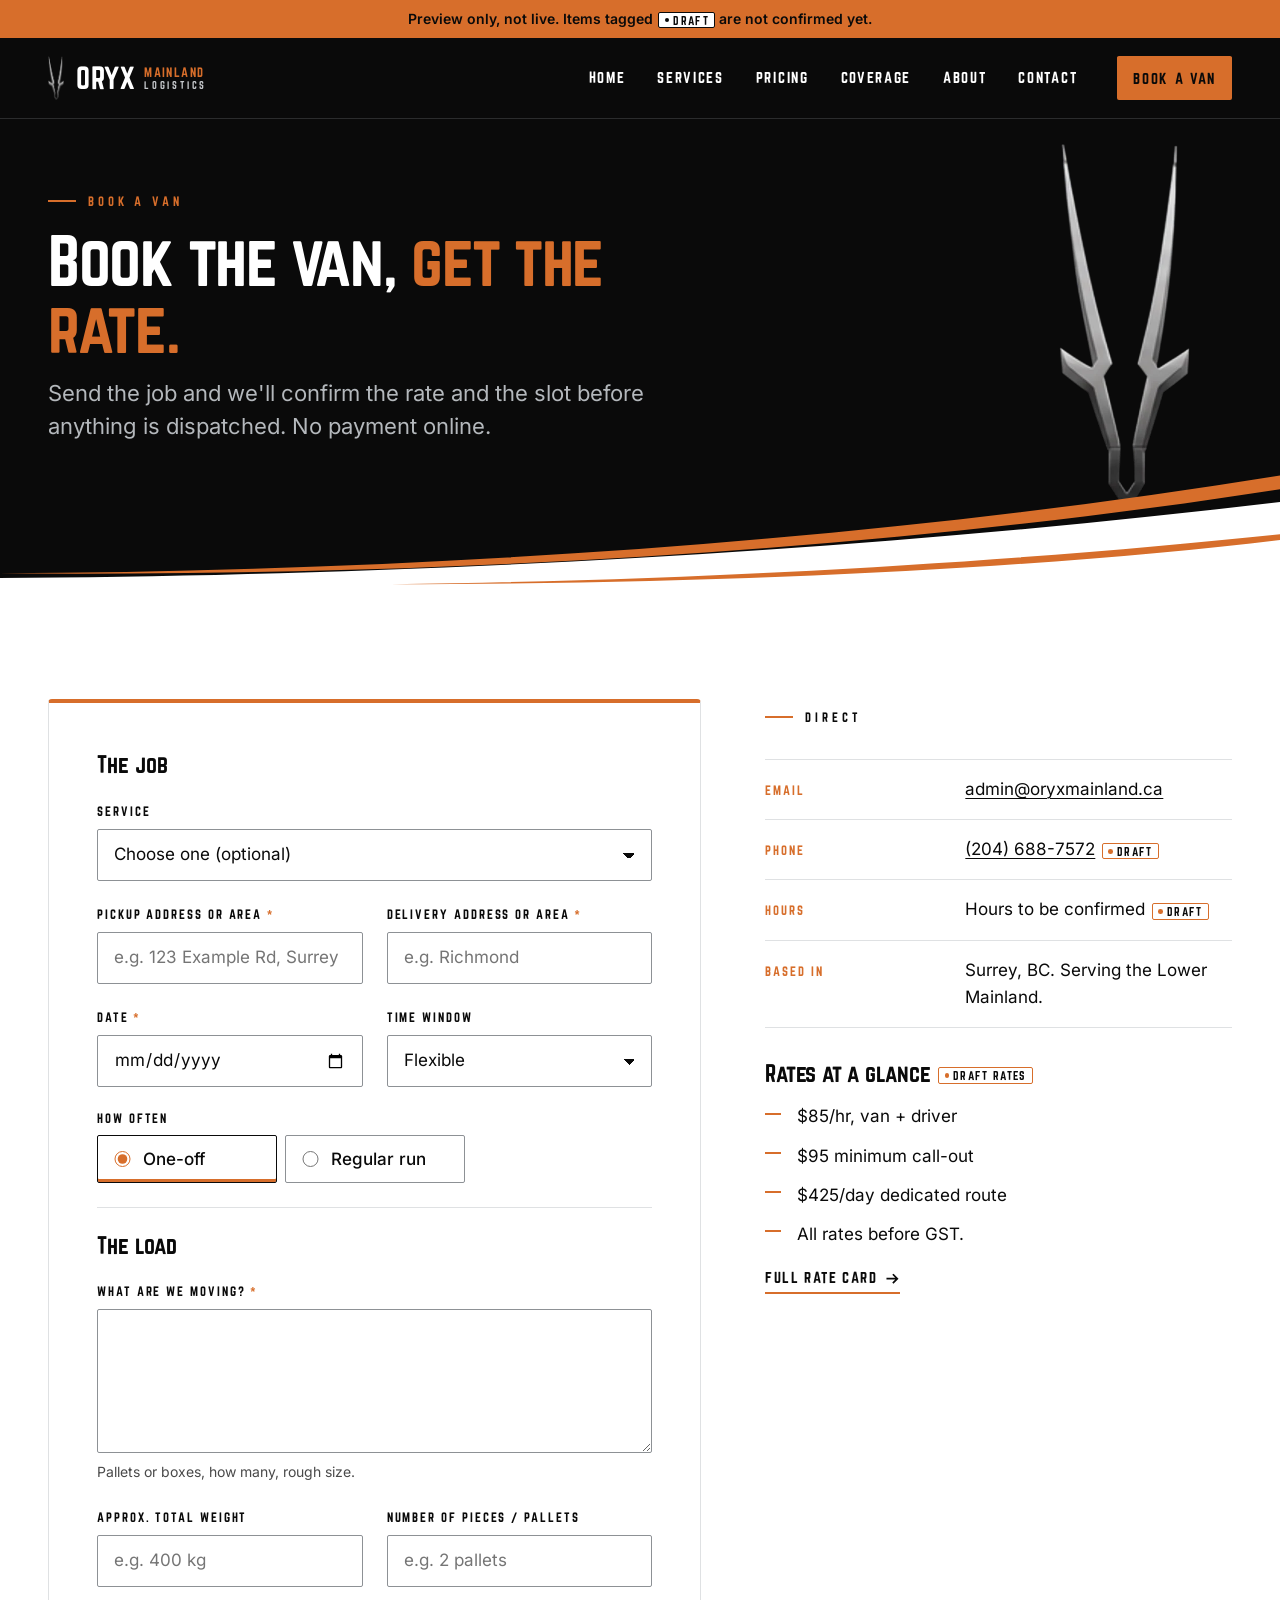
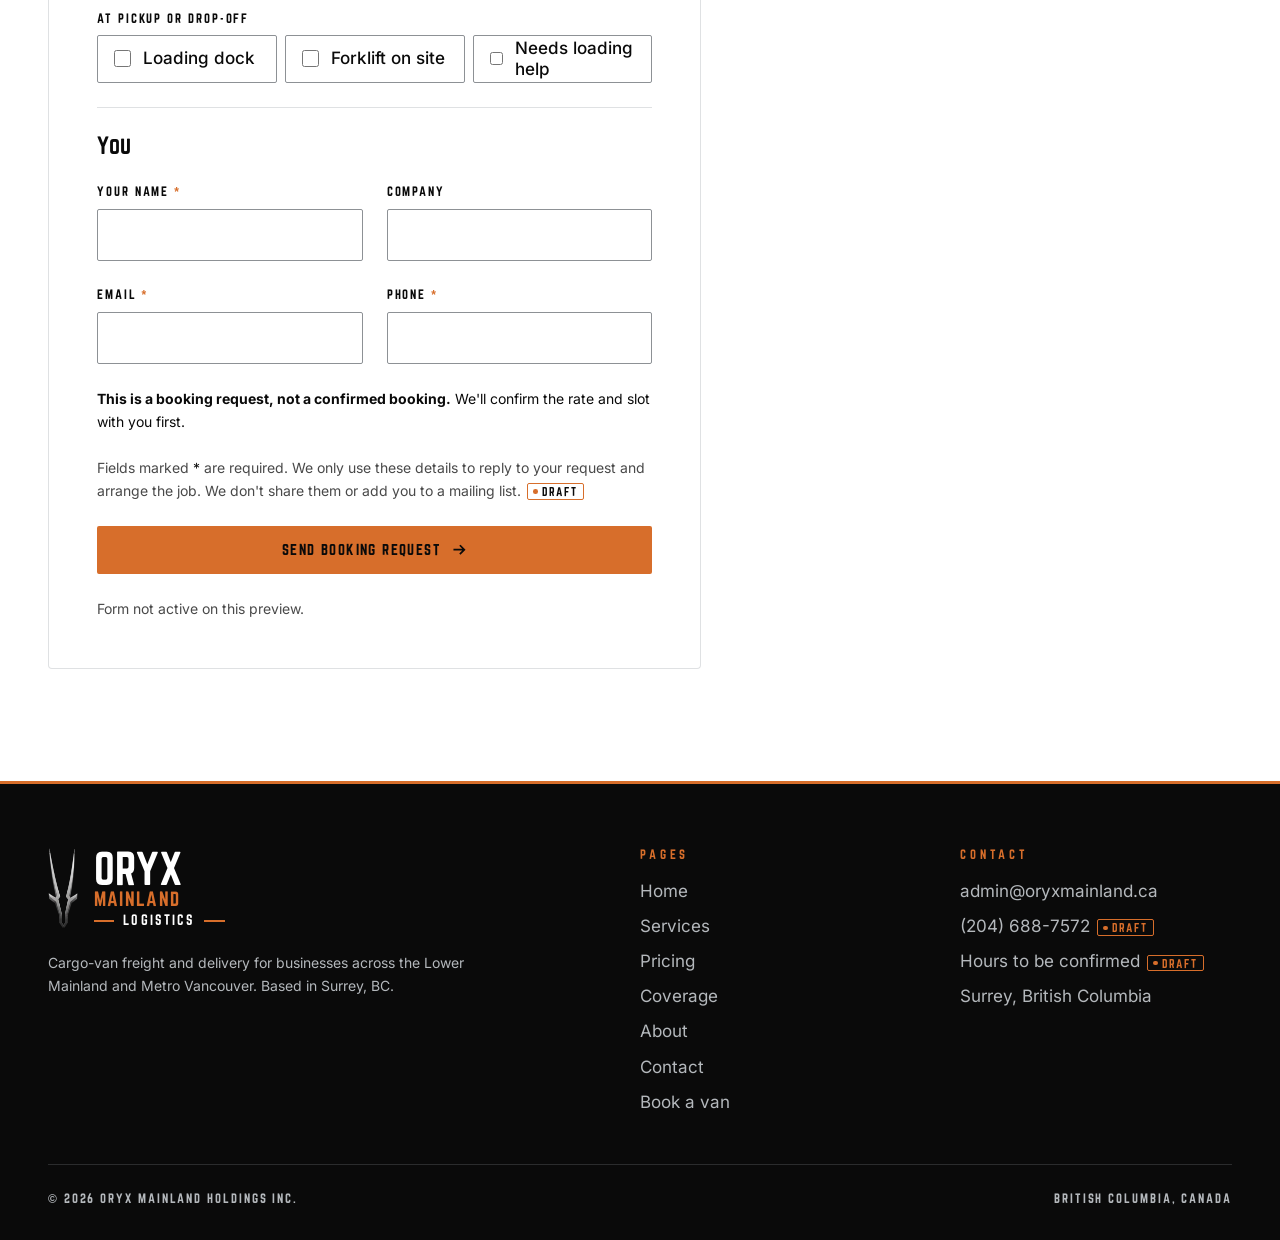
<file: book.html>
<!doctype html>
<html lang="en-CA" class="no-js">
<head>
<meta charset="utf-8">
<!-- NAME UNCONFIRMED: the van lockup shows 'ORYX MAINLAND - LOGISTICS INC. -' because Walid wants 'Logistics' in the name (decisions-log.md 2026-11-09). The registered company is ORYX MAINLAND HOLDINGS INC. Whether 'Logistics' becomes a corporate name change or an assumed/trade name is not decided. Confirm before launch. -->
<meta name="viewport" content="width=device-width, initial-scale=1">
<title>Book a van | Oryx Mainland Logistics</title>
<meta name="description" content="Request a cargo-van booking in the Lower Mainland: pickup, drop-off, date and load details. We confirm the rate before dispatch.">
<meta name="robots" content="noindex, nofollow">
<link rel="canonical" href="https://oryxmainland.ca/book.html">
<meta name="theme-color" content="#0a0a0a">
<meta property="og:type" content="website">
<meta property="og:site_name" content="Oryx Mainland Logistics">
<meta property="og:title" content="Book a van | Oryx Mainland Logistics">
<meta property="og:description" content="Request a cargo-van booking in the Lower Mainland: pickup, drop-off, date and load details. We confirm the rate before dispatch.">
<meta property="og:url" content="https://oryxmainland.ca/book.html">
<meta property="og:image" content="https://oryxmainland.ca/assets/img/og-image.jpg">
<meta property="og:image:width" content="1200">
<meta property="og:image:height" content="630">
<meta property="og:image:alt" content="Oryx Mainland Logistics wordmark with the silver oryx symbol on black">
<meta property="og:locale" content="en_CA">
<meta name="twitter:card" content="summary_large_image">
<link rel="icon" href="favicon.ico" sizes="any">
<link rel="icon" type="image/png" sizes="32x32" href="favicon-32.png">
<link rel="apple-touch-icon" href="assets/img/icon-180.png">
<link rel="manifest" href="site.webmanifest">
<link rel="preload" href="assets/fonts/norwester.woff2" as="font" type="font/woff2" crossorigin>
<link rel="preload" href="assets/fonts/inter-latin-var.woff2" as="font" type="font/woff2" crossorigin>
<link rel="stylesheet" href="assets/css/site.css">
<script>document.documentElement.classList.add("js");document.documentElement.classList.remove("no-js")</script>
<script src="assets/js/main.js" defer></script>
</head>
<body>
<a class="skip-link" href="#main">Skip to content</a>
<div class="preview-banner" role="note">Preview only, not live. Items tagged <span class="draft draft--on-orange">Draft</span> are not confirmed yet.</div>
<header class="site-header">
  <div class="container site-header__inner">
    <div class="site-header__bar">
      <a class="brand" href="index.html" aria-label="Oryx Mainland Logistics, home">
        <picture><source type="image/webp" srcset="assets/img/oryx-symbol-96.webp"><img class="brand__symbol" src="assets/img/oryx-symbol-96.png" width="35" height="96" alt="" decoding="async" fetchpriority="high"></picture>
        <span class="brand__text"><span class="brand__oryx">Oryx</span> <span class="brand__mainland">Mainland</span> <span class="brand__logistics">Logistics</span></span>
      </a>
      <button class="nav-toggle" type="button" aria-expanded="false" aria-controls="site-nav"><span class="nav-toggle__bars"><span></span></span>Menu</button>
    </div>
    <nav class="site-nav" id="site-nav" aria-label="Main">
      <ul><li><a href="index.html">Home</a></li><li><a href="services.html">Services</a></li><li><a href="pricing.html">Pricing</a></li><li><a href="coverage.html">Coverage</a></li><li><a href="about.html">About</a></li><li><a href="contact.html">Contact</a></li><li><a class="btn" href="book.html" aria-current="page">Book a van</a></li></ul>
    </nav>
  </div>
</header>
<main id="main">
<section class="page-hero">
  <div class="container page-hero__content">
    <p class="eyebrow">Book a van</p>
    <h1>Book the van, <span class='accent'>get the rate.</span></h1>
    <p class="lead">Send the job and we'll confirm the rate and the slot before anything is dispatched. No payment online.</p>
  </div>
  <picture><source type="image/webp" srcset="assets/img/oryx-symbol-640.webp"><img class="page-hero__symbol" src="assets/img/oryx-symbol-640.png" width="236" height="640" alt="" decoding="async" loading="lazy"></picture>
  <svg class="page-hero__swoosh" viewBox="0 0 1440 200" preserveAspectRatio="none" aria-hidden="true" focusable="false">
  <path fill="#ffffff" d="M0 200V184C420 180 930 146 1440 52V200Z"/>
  <path fill="#d76e2b" d="M0 176C470 172 980 122 1440 6V30C1000 136 500 182 0 176Z"/>
  <path fill="#ffffff" d="M0 193C520 190 1040 150 1440 80V92C1040 168 520 197 0 193Z"/>
  <path fill="#d76e2b" d="M440 195C840 187 1180 150 1440 108V118C1190 164 850 194 440 195Z"/>
</svg>
</section>

<section class="section">
  <div class="container grid grid--split grid--split-rev" style="align-items:start">
    <div class="form-card">
      <form class="form js-form" action="contact.php" method="post" novalidate data-required="name email phone pickup dropoff date message">
        <input type="hidden" name="form_type" value="booking">
        <div class="form__status" role="alert" tabindex="-1"></div>
        <fieldset class="form__group"><legend>The job</legend>
          <div class="field" data-field="service"><label for="f-service">Service</label><select class="select" id="f-service" name="service"><option value="">Choose one (optional)</option><option>Dedicated routes</option><option>On-demand van delivery</option><option>Rush and same-day</option><option>Pallets and bulky B2B freight</option><option>Courier and 3PL overflow</option><option>Not sure yet</option></select></div>
          <div class="form__row form__row--2">
            <div class="field" data-field="pickup"><label for="f-pickup">Pickup address or area <span class="req" aria-hidden="true">*</span></label><input class="input" type="text" id="f-pickup" name="pickup" required aria-describedby="e-pickup" placeholder="e.g. 123 Example Rd, Surrey" maxlength="120"><p class="field__error" id="e-pickup">Please add the pickup address or area.</p></div>
            <div class="field" data-field="dropoff"><label for="f-dropoff">Delivery address or area <span class="req" aria-hidden="true">*</span></label><input class="input" type="text" id="f-dropoff" name="dropoff" required aria-describedby="e-dropoff" placeholder="e.g. Richmond" maxlength="120"><p class="field__error" id="e-dropoff">Please add the delivery address or area.</p></div>
          </div>
          <div class="form__row form__row--2">
            <div class="field" data-field="date"><label for="f-date">Date <span class="req" aria-hidden="true">*</span></label><input class="input" type="date" id="f-date" name="date" required aria-describedby="e-date"><p class="field__error" id="e-date">Please pick a date.</p></div>
            <div class="field" data-field="window"><label for="f-window">Time window</label><select class="select" id="f-window" name="window"><option value="">Flexible</option><option>Morning</option><option>Afternoon</option><option>Specific time (add in details)</option><option>Rush, as soon as possible</option></select></div>
          </div>
          <div class="field" data-field="frequency"><fieldset class="choice"><legend>How often</legend>
            <label class="choice__opt"><input type="radio" name="frequency" value="One-off" checked> <span>One-off</span></label>
            <label class="choice__opt"><input type="radio" name="frequency" value="Regular run"> <span>Regular run</span></label>
          </fieldset></div>
        </fieldset>
        <fieldset class="form__group"><legend>The load</legend>
          <div class="field" data-field="message"><label for="f-message">What are we moving? <span class="req" aria-hidden="true">*</span></label><textarea class="textarea" id="f-message" name="message" required aria-describedby="h-message e-message" minlength="10" maxlength="4000"></textarea><p class="hint" id="h-message">Pallets or boxes, how many, rough size.</p><p class="field__error" id="e-message">Please describe the load (at least 10 characters).</p></div>
          <div class="form__row form__row--2">
            <div class="field" data-field="weight"><label for="f-weight">Approx. total weight</label><input class="input" type="text" id="f-weight" name="weight" placeholder="e.g. 400 kg" maxlength="60"></div>
            <div class="field" data-field="pieces"><label for="f-pieces">Number of pieces / pallets</label><input class="input" type="text" id="f-pieces" name="pieces" placeholder="e.g. 2 pallets" maxlength="60"></div>
          </div>
          <div class="field" data-field="help"><fieldset class="choice"><legend>At pickup or drop-off</legend>
            <label class="choice__opt"><input type="checkbox" name="help[]" value="Loading dock"> <span>Loading dock</span></label>
            <label class="choice__opt"><input type="checkbox" name="help[]" value="Forklift on site"> <span>Forklift on site</span></label>
            <label class="choice__opt"><input type="checkbox" name="help[]" value="Needs hand loading help"> <span>Needs loading help</span></label>
          </fieldset></div>
        </fieldset>
        <fieldset class="form__group"><legend>You</legend>
          <div class="form__row form__row--2">
            <div class="field" data-field="name"><label for="f-name">Your name <span class="req" aria-hidden="true">*</span></label><input class="input" type="text" id="f-name" name="name" autocomplete="name" required aria-describedby="e-name" maxlength="100"><p class="field__error" id="e-name">Please enter your name.</p></div>
            <div class="field" data-field="company"><label for="f-company">Company</label><input class="input" type="text" id="f-company" name="company" autocomplete="organization" maxlength="120"></div>
          </div>
          <div class="form__row form__row--2">
            <div class="field" data-field="email"><label for="f-email">Email <span class="req" aria-hidden="true">*</span></label><input class="input" type="email" id="f-email" name="email" autocomplete="email" required aria-describedby="e-email" maxlength="160"><p class="field__error" id="e-email">Please enter a valid email address.</p></div>
            <div class="field" data-field="phone"><label for="f-phone">Phone <span class="req" aria-hidden="true">*</span></label><input class="input" type="tel" id="f-phone" name="phone" autocomplete="tel" required aria-describedby="e-phone" maxlength="40"><p class="field__error" id="e-phone">Please enter a phone number we can reach you on.</p></div>
          </div>
        </fieldset>
        <p class="small" style="margin:0"><strong>This is a booking request, not a confirmed booking.</strong> We'll confirm the rate and slot with you first.</p>
        <div class="hp" aria-hidden="true"><label for="f-website">Leave this field empty</label><input id="f-website" name="website" type="text" tabindex="-1" autocomplete="off"></div>
        <input type="hidden" name="ts" class="js-ts" value="">
        <p class="small muted" style="margin:0">Fields marked <span style="color:var(--ink)">*</span> are required. We only use these details to reply to your request and arrange the job. We don't share them or add you to a mailing list. <span class="draft" data-draft="privacy" title="Draft: not confirmed yet">Draft</span></p>
        <button class="btn btn--block" type="submit" disabled>Send booking request <svg class="btn__arrow" viewBox="0 0 20 20" aria-hidden="true" focusable="false"><path d="M3 10h12M11 5l5 5-5 5" fill="none" stroke="currentColor" stroke-width="2.2" stroke-linecap="square"/></svg></button>
        <p class="small muted" style="margin:0">Form not active on this preview.</p>
      </form>
      <div class="form-success" tabindex="-1">
        <div class="form-success__mark" aria-hidden="true"><svg width="26" height="26" viewBox="0 0 24 24"><path d="M4 12.5l5 5L20 6.5" fill="none" stroke="#0a0a0a" stroke-width="3" stroke-linecap="square"/></svg></div>
        <h2>Request received.</h2><p class="lead">Thanks. We'll check the slot and come back to you with the rate to confirm. Nothing is booked or charged until you say yes.</p>
        <p><a class="link-arrow" href="index.html">Back to home <svg class="btn__arrow" viewBox="0 0 20 20" aria-hidden="true" focusable="false"><path d="M3 10h12M11 5l5 5-5 5" fill="none" stroke="currentColor" stroke-width="2.2" stroke-linecap="square"/></svg></a></p>
      </div>
    </div>
    <aside class="stack">
      <p class="eyebrow">Direct</p>
      <ul class="facts">
        <li><span class="k">Email</span><span class="v"><a href="mailto:admin@oryxmainland.ca">admin@oryxmainland.ca</a></span></li>
        <li><span class="k">Phone</span><span class="v"><a href="tel:+12046887572">(204) 688-7572</a> <span class="draft" data-draft="phone" title="Draft: not confirmed yet">Draft</span></span></li>
        <li><span class="k">Hours</span><span class="v">Hours to be confirmed <span class="draft" data-draft="hours" title="Draft: not confirmed yet">Draft</span></span></li>
        <li><span class="k">Based in</span><span class="v">Surrey, BC. Serving the Lower Mainland.</span></li>
      </ul>
      <div style="margin-top:var(--space-6)">
        <h3 style="font-size:var(--step-1)">Rates at a glance <span class="draft" data-draft="rate_hourly" title="Draft: not confirmed yet">Draft rates</span></h3>
        <ul class="checklist">
          <li>$85/hr, van + driver</li>
          <li>$95 minimum call-out</li>
          <li>$425/day dedicated route</li>
          <li>All rates before GST.</li>
        </ul>
        <p style="margin-top:var(--space-4)"><a class="link-arrow" href="pricing.html">Full rate card <svg class="btn__arrow" viewBox="0 0 20 20" aria-hidden="true" focusable="false"><path d="M3 10h12M11 5l5 5-5 5" fill="none" stroke="currentColor" stroke-width="2.2" stroke-linecap="square"/></svg></a></p>
      </div>
    </aside>
  </div>
</section>
</main>
<footer class="site-footer">
  <div class="container">
    <div class="site-footer__grid">
      <div>
        <div class="site-footer__brand">
          <picture><source type="image/webp" srcset="assets/img/oryx-symbol-320.webp"><img class="" src="assets/img/oryx-symbol-320.png" width="118" height="320" alt="" decoding="async" loading="lazy"></picture>
          <p class="lockup lockup--left" aria-label="Oryx Mainland Logistics" style="--step-5:2.6rem">
            <span class="lockup__oryx">Oryx</span><span class="lockup__mainland">Mainland</span><span class="lockup__inc">Logistics</span>
          </p>
        </div>
        <p class="muted small" style="margin-top:var(--space-5);max-width:26rem">Cargo-van freight and delivery for businesses across the Lower Mainland and Metro Vancouver. Based in Surrey, BC.</p>
      </div>
      <div>
        <h2>Pages</h2>
        <ul><li><a href="index.html">Home</a></li><li><a href="services.html">Services</a></li><li><a href="pricing.html">Pricing</a></li><li><a href="coverage.html">Coverage</a></li><li><a href="about.html">About</a></li><li><a href="contact.html">Contact</a></li><li><a href="book.html">Book a van</a></li></ul>
      </div>
      <div>
        <h2>Contact</h2>
        <ul>
          <li><a href="mailto:admin@oryxmainland.ca">admin@oryxmainland.ca</a></li>
          <li><a href="tel:+12046887572">(204) 688-7572</a> <span class="draft" data-draft="phone" title="Draft: not confirmed yet">Draft</span></li>
          <li class="muted">Hours to be confirmed <span class="draft" data-draft="hours" title="Draft: not confirmed yet">Draft</span></li>
          <li class="muted">Surrey, British Columbia</li>
        </ul>
      </div>
    </div>
    <div class="site-footer__legal">
      <span>&copy; 2026 ORYX MAINLAND HOLDINGS INC.</span>
      <span>British Columbia, Canada</span>
    </div>
  </div>
</footer>
</body>
</html>
</file>
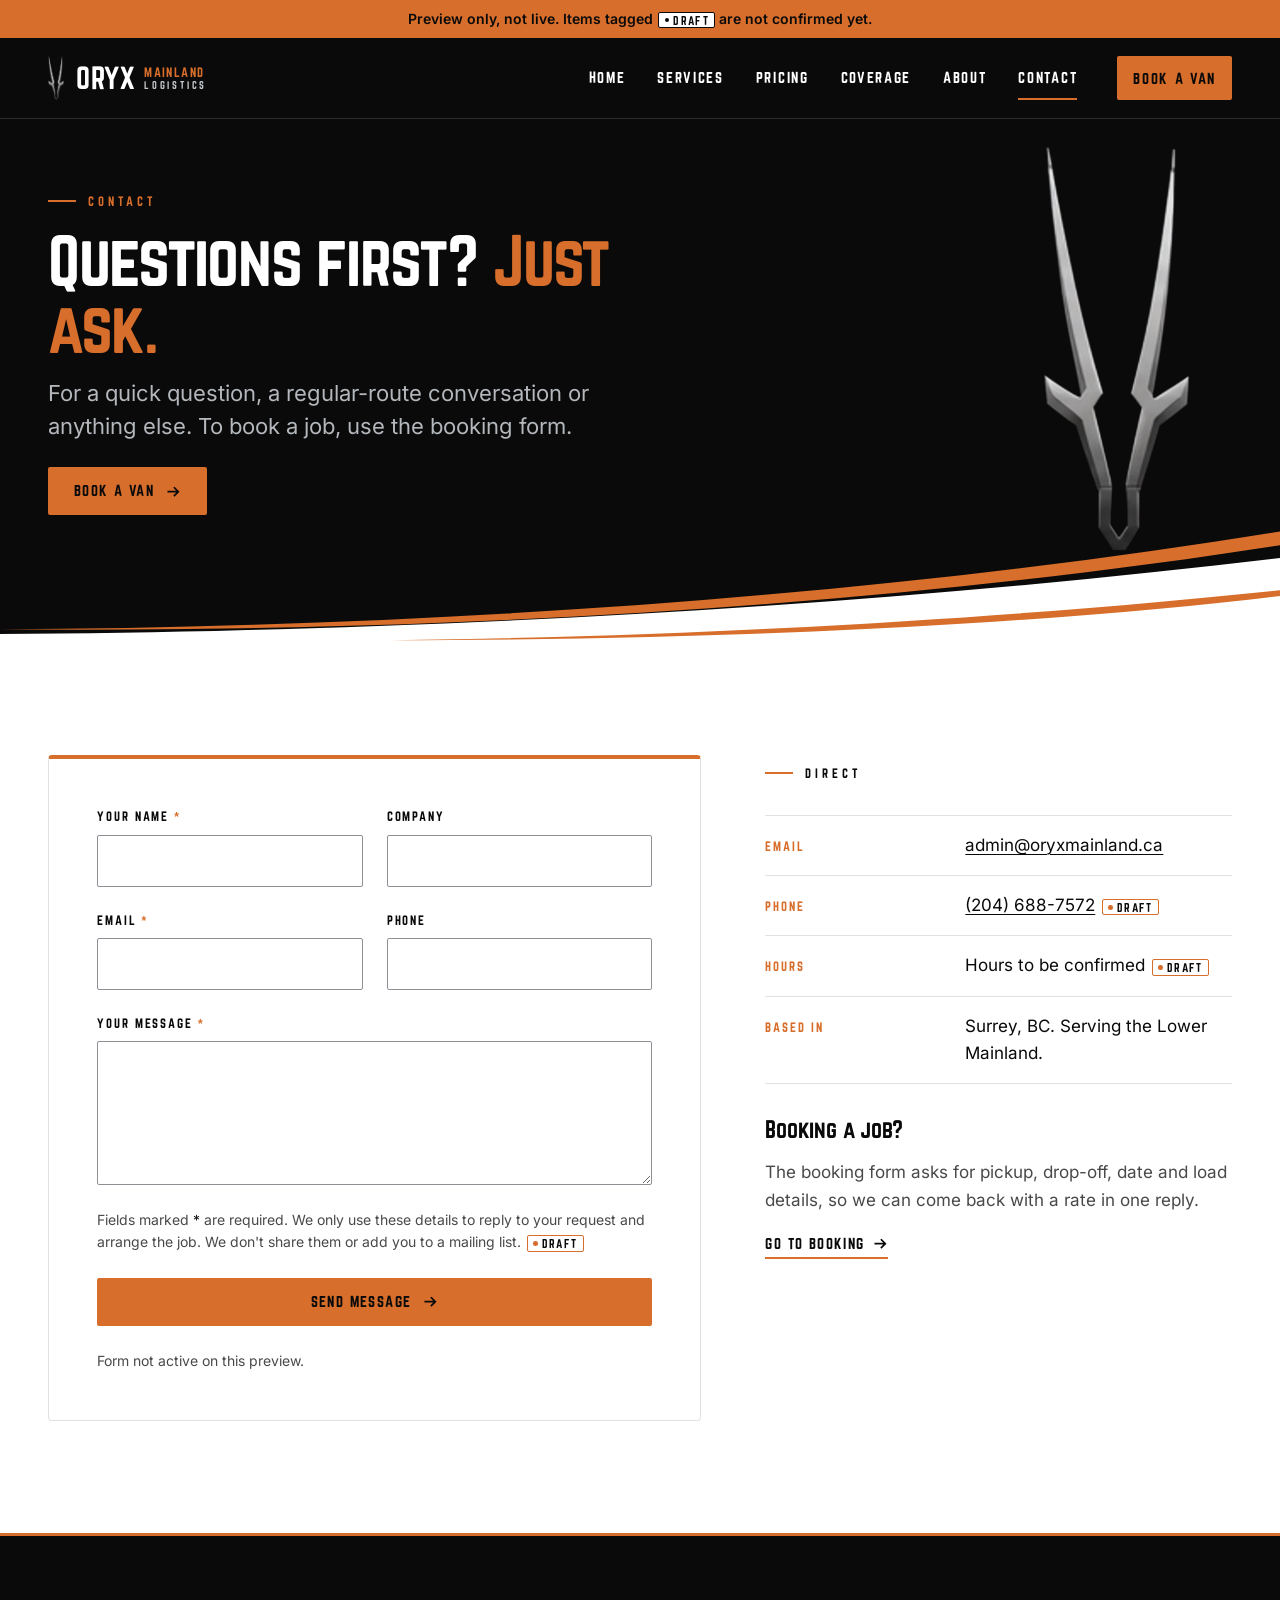
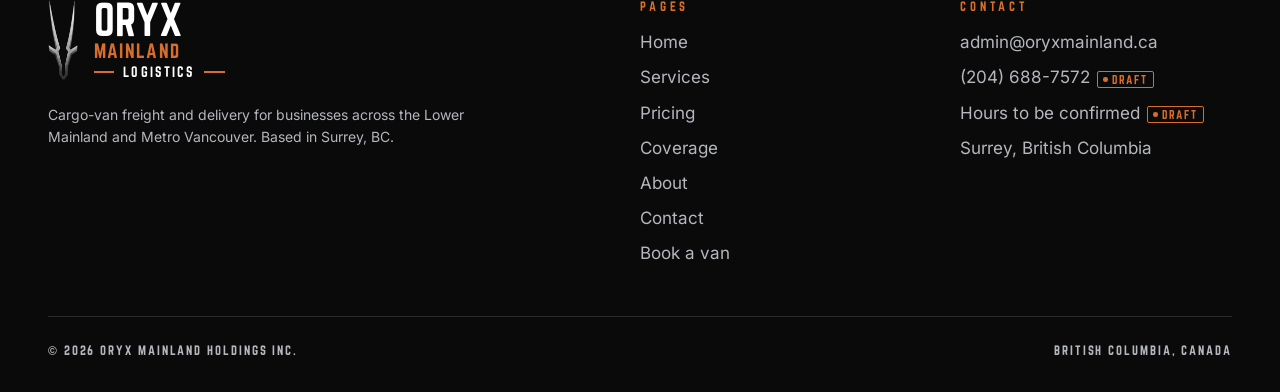
<file: contact.html>
<!doctype html>
<html lang="en-CA" class="no-js">
<head>
<meta charset="utf-8">
<!-- NAME UNCONFIRMED: the van lockup shows 'ORYX MAINLAND - LOGISTICS INC. -' because Walid wants 'Logistics' in the name (decisions-log.md 2026-11-09). The registered company is ORYX MAINLAND HOLDINGS INC. Whether 'Logistics' becomes a corporate name change or an assumed/trade name is not decided. Confirm before launch. -->
<meta name="viewport" content="width=device-width, initial-scale=1">
<title>Contact | Oryx Mainland Logistics</title>
<meta name="description" content="Contact Oryx Mainland Logistics. Email admin@oryxmainland.ca or send a message.">
<meta name="robots" content="noindex, nofollow">
<link rel="canonical" href="https://oryxmainland.ca/contact.html">
<meta name="theme-color" content="#0a0a0a">
<meta property="og:type" content="website">
<meta property="og:site_name" content="Oryx Mainland Logistics">
<meta property="og:title" content="Contact | Oryx Mainland Logistics">
<meta property="og:description" content="Contact Oryx Mainland Logistics. Email admin@oryxmainland.ca or send a message.">
<meta property="og:url" content="https://oryxmainland.ca/contact.html">
<meta property="og:image" content="https://oryxmainland.ca/assets/img/og-image.jpg">
<meta property="og:image:width" content="1200">
<meta property="og:image:height" content="630">
<meta property="og:image:alt" content="Oryx Mainland Logistics wordmark with the silver oryx symbol on black">
<meta property="og:locale" content="en_CA">
<meta name="twitter:card" content="summary_large_image">
<link rel="icon" href="favicon.ico" sizes="any">
<link rel="icon" type="image/png" sizes="32x32" href="favicon-32.png">
<link rel="apple-touch-icon" href="assets/img/icon-180.png">
<link rel="manifest" href="site.webmanifest">
<link rel="preload" href="assets/fonts/norwester.woff2" as="font" type="font/woff2" crossorigin>
<link rel="preload" href="assets/fonts/inter-latin-var.woff2" as="font" type="font/woff2" crossorigin>
<link rel="stylesheet" href="assets/css/site.css">
<script>document.documentElement.classList.add("js");document.documentElement.classList.remove("no-js")</script>
<script src="assets/js/main.js" defer></script>
</head>
<body>
<a class="skip-link" href="#main">Skip to content</a>
<div class="preview-banner" role="note">Preview only, not live. Items tagged <span class="draft draft--on-orange">Draft</span> are not confirmed yet.</div>
<header class="site-header">
  <div class="container site-header__inner">
    <div class="site-header__bar">
      <a class="brand" href="index.html" aria-label="Oryx Mainland Logistics, home">
        <picture><source type="image/webp" srcset="assets/img/oryx-symbol-96.webp"><img class="brand__symbol" src="assets/img/oryx-symbol-96.png" width="35" height="96" alt="" decoding="async" fetchpriority="high"></picture>
        <span class="brand__text"><span class="brand__oryx">Oryx</span> <span class="brand__mainland">Mainland</span> <span class="brand__logistics">Logistics</span></span>
      </a>
      <button class="nav-toggle" type="button" aria-expanded="false" aria-controls="site-nav"><span class="nav-toggle__bars"><span></span></span>Menu</button>
    </div>
    <nav class="site-nav" id="site-nav" aria-label="Main">
      <ul><li><a href="index.html">Home</a></li><li><a href="services.html">Services</a></li><li><a href="pricing.html">Pricing</a></li><li><a href="coverage.html">Coverage</a></li><li><a href="about.html">About</a></li><li><a href="contact.html" aria-current="page">Contact</a></li><li><a class="btn" href="book.html">Book a van</a></li></ul>
    </nav>
  </div>
</header>
<main id="main">
<section class="page-hero">
  <div class="container page-hero__content">
    <p class="eyebrow">Contact</p>
    <h1>Questions first? <span class='accent'>Just ask.</span></h1>
    <p class="lead">For a quick question, a regular-route conversation or anything else. To book a job, use the booking form.</p><p class="hero-note" style="margin-top:var(--space-5)"><a class="btn" href="book.html">Book a van <svg class="btn__arrow" viewBox="0 0 20 20" aria-hidden="true" focusable="false"><path d="M3 10h12M11 5l5 5-5 5" fill="none" stroke="currentColor" stroke-width="2.2" stroke-linecap="square"/></svg></a></p>
  </div>
  <picture><source type="image/webp" srcset="assets/img/oryx-symbol-640.webp"><img class="page-hero__symbol" src="assets/img/oryx-symbol-640.png" width="236" height="640" alt="" decoding="async" loading="lazy"></picture>
  <svg class="page-hero__swoosh" viewBox="0 0 1440 200" preserveAspectRatio="none" aria-hidden="true" focusable="false">
  <path fill="#ffffff" d="M0 200V184C420 180 930 146 1440 52V200Z"/>
  <path fill="#d76e2b" d="M0 176C470 172 980 122 1440 6V30C1000 136 500 182 0 176Z"/>
  <path fill="#ffffff" d="M0 193C520 190 1040 150 1440 80V92C1040 168 520 197 0 193Z"/>
  <path fill="#d76e2b" d="M440 195C840 187 1180 150 1440 108V118C1190 164 850 194 440 195Z"/>
</svg>
</section>

<section class="section">
  <div class="container grid grid--split grid--split-rev" style="align-items:start">
    <div class="form-card">
      <form class="form js-form" action="contact.php" method="post" novalidate data-required="name email message">
        <input type="hidden" name="form_type" value="contact">
        <div class="form__status" role="alert" tabindex="-1"></div>
        <div class="form__row form__row--2">
          <div class="field" data-field="name"><label for="f-name">Your name <span class="req" aria-hidden="true">*</span></label><input class="input" type="text" id="f-name" name="name" autocomplete="name" required aria-describedby="e-name" maxlength="100"><p class="field__error" id="e-name">Please enter your name.</p></div>
          <div class="field" data-field="company"><label for="f-company">Company</label><input class="input" type="text" id="f-company" name="company" autocomplete="organization" maxlength="120"></div>
        </div>
        <div class="form__row form__row--2">
          <div class="field" data-field="email"><label for="f-email">Email <span class="req" aria-hidden="true">*</span></label><input class="input" type="email" id="f-email" name="email" autocomplete="email" required aria-describedby="e-email" maxlength="160"><p class="field__error" id="e-email">Please enter a valid email address.</p></div>
          <div class="field" data-field="phone"><label for="f-phone">Phone</label><input class="input" type="tel" id="f-phone" name="phone" autocomplete="tel" aria-describedby="e-phone" maxlength="40"><p class="field__error" id="e-phone">Please check the phone number.</p></div>
        </div>
        <div class="field" data-field="message"><label for="f-message">Your message <span class="req" aria-hidden="true">*</span></label><textarea class="textarea" id="f-message" name="message" required aria-describedby="e-message" minlength="10" maxlength="4000"></textarea><p class="field__error" id="e-message">Please write a short message (at least 10 characters).</p></div>
        <div class="hp" aria-hidden="true"><label for="f-website">Leave this field empty</label><input id="f-website" name="website" type="text" tabindex="-1" autocomplete="off"></div>
        <input type="hidden" name="ts" class="js-ts" value="">
        <p class="small muted" style="margin:0">Fields marked <span style="color:var(--ink)">*</span> are required. We only use these details to reply to your request and arrange the job. We don't share them or add you to a mailing list. <span class="draft" data-draft="privacy" title="Draft: not confirmed yet">Draft</span></p>
        <button class="btn btn--block" type="submit" disabled>Send message <svg class="btn__arrow" viewBox="0 0 20 20" aria-hidden="true" focusable="false"><path d="M3 10h12M11 5l5 5-5 5" fill="none" stroke="currentColor" stroke-width="2.2" stroke-linecap="square"/></svg></button>
        <p class="small muted" style="margin:0">Form not active on this preview.</p>
      </form>
      <div class="form-success" tabindex="-1">
        <div class="form-success__mark" aria-hidden="true"><svg width="26" height="26" viewBox="0 0 24 24"><path d="M4 12.5l5 5L20 6.5" fill="none" stroke="#0a0a0a" stroke-width="3" stroke-linecap="square"/></svg></div>
        <h2>Thanks, it's on its way.</h2><p class="lead">Your message reached us. We'll reply by email.</p>
        <p><a class="link-arrow" href="index.html">Back to home <svg class="btn__arrow" viewBox="0 0 20 20" aria-hidden="true" focusable="false"><path d="M3 10h12M11 5l5 5-5 5" fill="none" stroke="currentColor" stroke-width="2.2" stroke-linecap="square"/></svg></a></p>
      </div>
    </div>
    <aside class="stack">
      <p class="eyebrow">Direct</p>
      <ul class="facts">
        <li><span class="k">Email</span><span class="v"><a href="mailto:admin@oryxmainland.ca">admin@oryxmainland.ca</a></span></li>
        <li><span class="k">Phone</span><span class="v"><a href="tel:+12046887572">(204) 688-7572</a> <span class="draft" data-draft="phone" title="Draft: not confirmed yet">Draft</span></span></li>
        <li><span class="k">Hours</span><span class="v">Hours to be confirmed <span class="draft" data-draft="hours" title="Draft: not confirmed yet">Draft</span></span></li>
        <li><span class="k">Based in</span><span class="v">Surrey, BC. Serving the Lower Mainland.</span></li>
      </ul>
      <div style="margin-top:var(--space-6)">
        <h3 style="font-size:var(--step-1)">Booking a job?</h3>
        <p class="muted">The booking form asks for pickup, drop-off, date and load details, so we can come back with a rate in one reply.</p>
        <p><a class="link-arrow" href="book.html">Go to booking <svg class="btn__arrow" viewBox="0 0 20 20" aria-hidden="true" focusable="false"><path d="M3 10h12M11 5l5 5-5 5" fill="none" stroke="currentColor" stroke-width="2.2" stroke-linecap="square"/></svg></a></p>
      </div>
    </aside>
  </div>
</section>
</main>
<footer class="site-footer">
  <div class="container">
    <div class="site-footer__grid">
      <div>
        <div class="site-footer__brand">
          <picture><source type="image/webp" srcset="assets/img/oryx-symbol-320.webp"><img class="" src="assets/img/oryx-symbol-320.png" width="118" height="320" alt="" decoding="async" loading="lazy"></picture>
          <p class="lockup lockup--left" aria-label="Oryx Mainland Logistics" style="--step-5:2.6rem">
            <span class="lockup__oryx">Oryx</span><span class="lockup__mainland">Mainland</span><span class="lockup__inc">Logistics</span>
          </p>
        </div>
        <p class="muted small" style="margin-top:var(--space-5);max-width:26rem">Cargo-van freight and delivery for businesses across the Lower Mainland and Metro Vancouver. Based in Surrey, BC.</p>
      </div>
      <div>
        <h2>Pages</h2>
        <ul><li><a href="index.html">Home</a></li><li><a href="services.html">Services</a></li><li><a href="pricing.html">Pricing</a></li><li><a href="coverage.html">Coverage</a></li><li><a href="about.html">About</a></li><li><a href="contact.html">Contact</a></li><li><a href="book.html">Book a van</a></li></ul>
      </div>
      <div>
        <h2>Contact</h2>
        <ul>
          <li><a href="mailto:admin@oryxmainland.ca">admin@oryxmainland.ca</a></li>
          <li><a href="tel:+12046887572">(204) 688-7572</a> <span class="draft" data-draft="phone" title="Draft: not confirmed yet">Draft</span></li>
          <li class="muted">Hours to be confirmed <span class="draft" data-draft="hours" title="Draft: not confirmed yet">Draft</span></li>
          <li class="muted">Surrey, British Columbia</li>
        </ul>
      </div>
    </div>
    <div class="site-footer__legal">
      <span>&copy; 2026 ORYX MAINLAND HOLDINGS INC.</span>
      <span>British Columbia, Canada</span>
    </div>
  </div>
</footer>
</body>
</html>
</file>
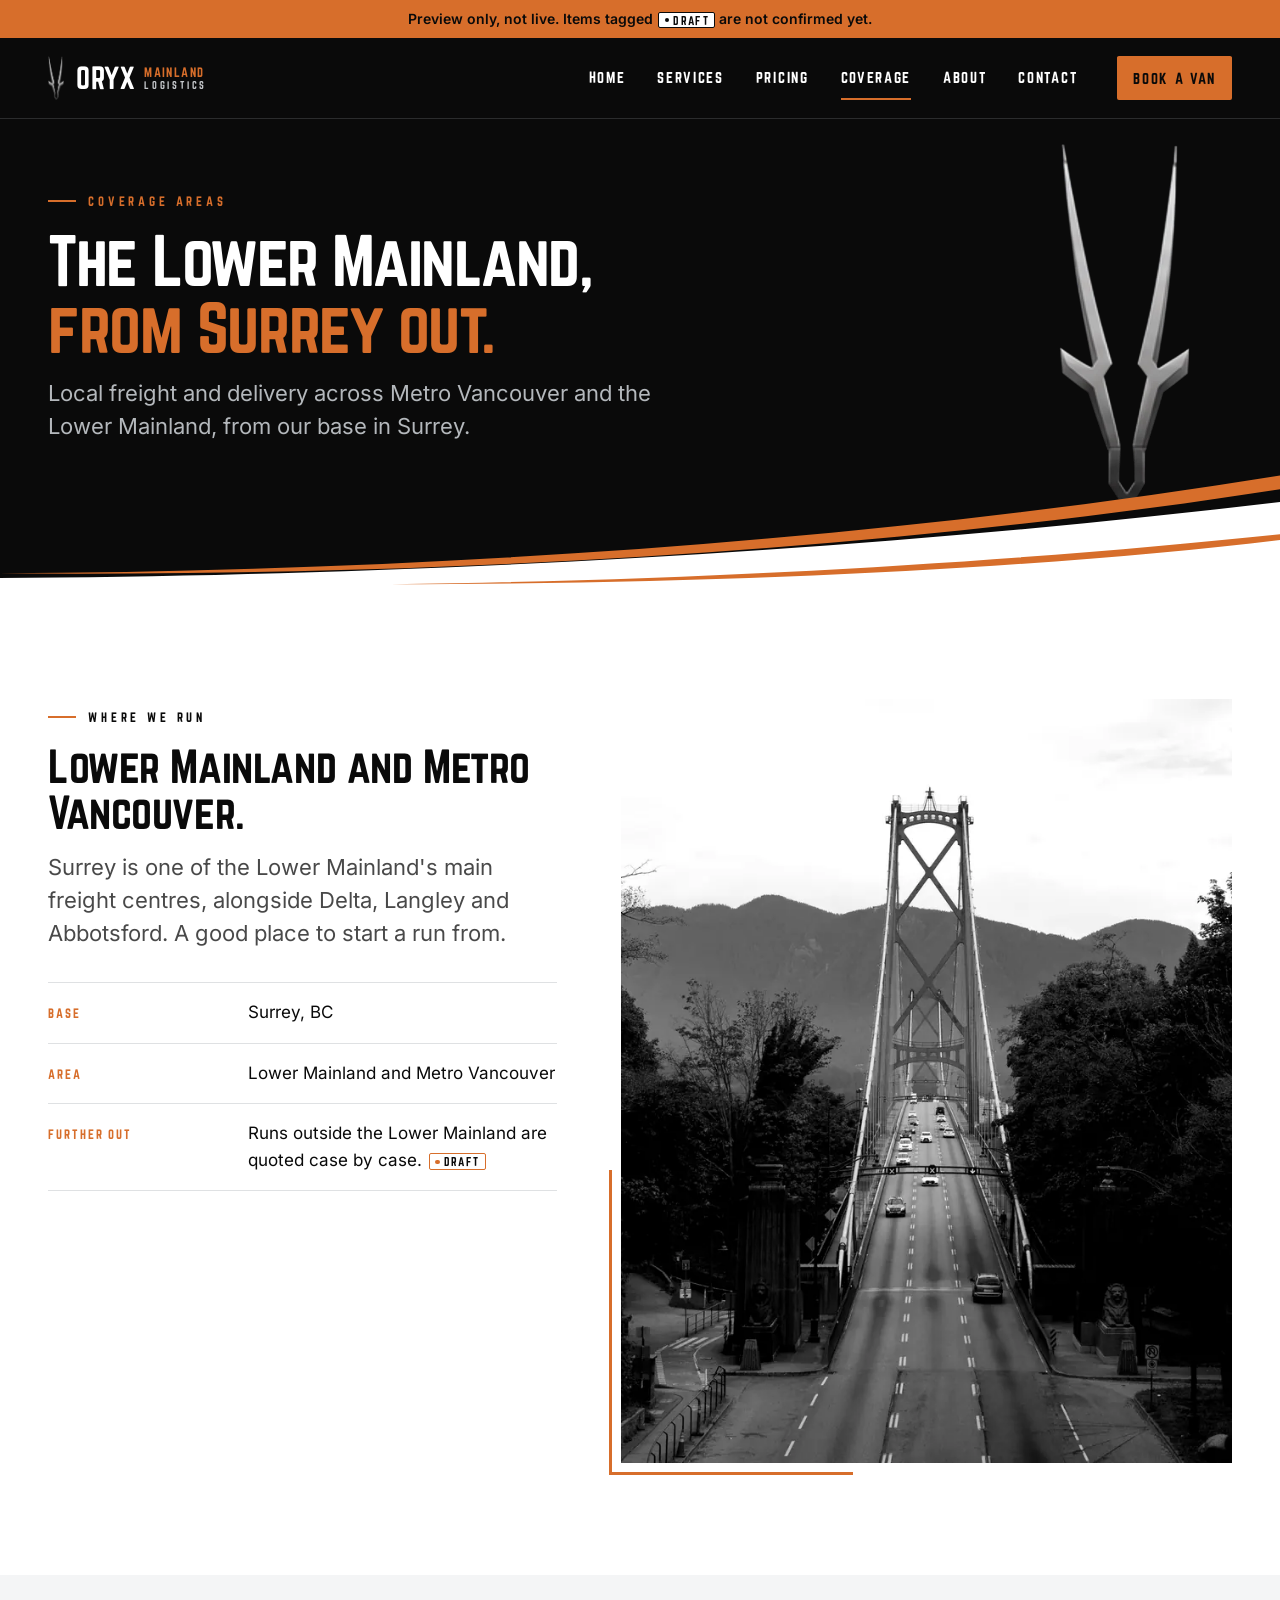
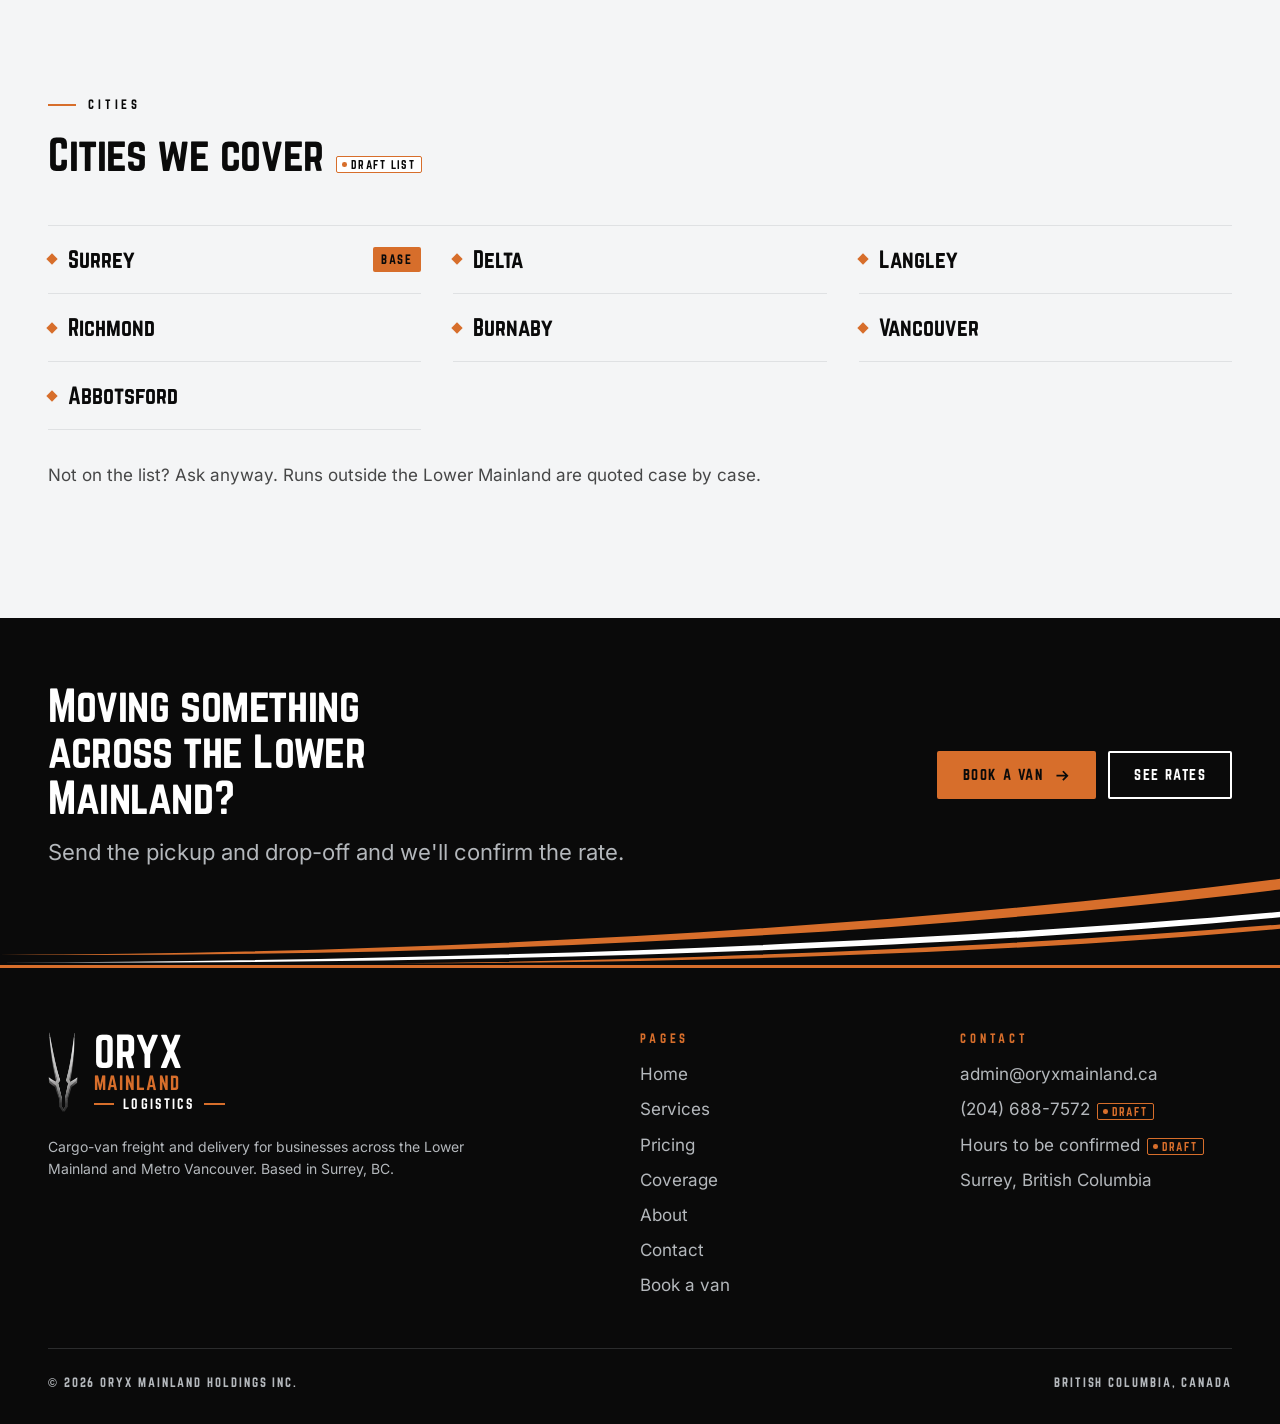
<file: coverage.html>
<!doctype html>
<html lang="en-CA" class="no-js">
<head>
<meta charset="utf-8">
<!-- NAME UNCONFIRMED: the van lockup shows 'ORYX MAINLAND - LOGISTICS INC. -' because Walid wants 'Logistics' in the name (decisions-log.md 2026-11-09). The registered company is ORYX MAINLAND HOLDINGS INC. Whether 'Logistics' becomes a corporate name change or an assumed/trade name is not decided. Confirm before launch. -->
<meta name="viewport" content="width=device-width, initial-scale=1">
<title>Coverage areas | Oryx Mainland Logistics</title>
<meta name="description" content="Cargo-van freight and delivery across the Lower Mainland and Metro Vancouver, from a base in Surrey, BC.">
<meta name="robots" content="noindex, nofollow">
<link rel="canonical" href="https://oryxmainland.ca/coverage.html">
<meta name="theme-color" content="#0a0a0a">
<meta property="og:type" content="website">
<meta property="og:site_name" content="Oryx Mainland Logistics">
<meta property="og:title" content="Coverage areas | Oryx Mainland Logistics">
<meta property="og:description" content="Cargo-van freight and delivery across the Lower Mainland and Metro Vancouver, from a base in Surrey, BC.">
<meta property="og:url" content="https://oryxmainland.ca/coverage.html">
<meta property="og:image" content="https://oryxmainland.ca/assets/img/og-image.jpg">
<meta property="og:image:width" content="1200">
<meta property="og:image:height" content="630">
<meta property="og:image:alt" content="Oryx Mainland Logistics wordmark with the silver oryx symbol on black">
<meta property="og:locale" content="en_CA">
<meta name="twitter:card" content="summary_large_image">
<link rel="icon" href="favicon.ico" sizes="any">
<link rel="icon" type="image/png" sizes="32x32" href="favicon-32.png">
<link rel="apple-touch-icon" href="assets/img/icon-180.png">
<link rel="manifest" href="site.webmanifest">
<link rel="preload" href="assets/fonts/norwester.woff2" as="font" type="font/woff2" crossorigin>
<link rel="preload" href="assets/fonts/inter-latin-var.woff2" as="font" type="font/woff2" crossorigin>
<link rel="stylesheet" href="assets/css/site.css">
<script>document.documentElement.classList.add("js");document.documentElement.classList.remove("no-js")</script>
<script src="assets/js/main.js" defer></script>
</head>
<body>
<a class="skip-link" href="#main">Skip to content</a>
<div class="preview-banner" role="note">Preview only, not live. Items tagged <span class="draft draft--on-orange">Draft</span> are not confirmed yet.</div>
<header class="site-header">
  <div class="container site-header__inner">
    <div class="site-header__bar">
      <a class="brand" href="index.html" aria-label="Oryx Mainland Logistics, home">
        <picture><source type="image/webp" srcset="assets/img/oryx-symbol-96.webp"><img class="brand__symbol" src="assets/img/oryx-symbol-96.png" width="35" height="96" alt="" decoding="async" fetchpriority="high"></picture>
        <span class="brand__text"><span class="brand__oryx">Oryx</span> <span class="brand__mainland">Mainland</span> <span class="brand__logistics">Logistics</span></span>
      </a>
      <button class="nav-toggle" type="button" aria-expanded="false" aria-controls="site-nav"><span class="nav-toggle__bars"><span></span></span>Menu</button>
    </div>
    <nav class="site-nav" id="site-nav" aria-label="Main">
      <ul><li><a href="index.html">Home</a></li><li><a href="services.html">Services</a></li><li><a href="pricing.html">Pricing</a></li><li><a href="coverage.html" aria-current="page">Coverage</a></li><li><a href="about.html">About</a></li><li><a href="contact.html">Contact</a></li><li><a class="btn" href="book.html">Book a van</a></li></ul>
    </nav>
  </div>
</header>
<main id="main">
<section class="page-hero">
  <div class="container page-hero__content">
    <p class="eyebrow">Coverage areas</p>
    <h1>The Lower Mainland, <span class='accent'>from Surrey out.</span></h1>
    <p class="lead">Local freight and delivery across Metro Vancouver and the Lower Mainland, from our base in Surrey.</p>
  </div>
  <picture><source type="image/webp" srcset="assets/img/oryx-symbol-640.webp"><img class="page-hero__symbol" src="assets/img/oryx-symbol-640.png" width="236" height="640" alt="" decoding="async" loading="lazy"></picture>
  <svg class="page-hero__swoosh" viewBox="0 0 1440 200" preserveAspectRatio="none" aria-hidden="true" focusable="false">
  <path fill="#ffffff" d="M0 200V184C420 180 930 146 1440 52V200Z"/>
  <path fill="#d76e2b" d="M0 176C470 172 980 122 1440 6V30C1000 136 500 182 0 176Z"/>
  <path fill="#ffffff" d="M0 193C520 190 1040 150 1440 80V92C1040 168 520 197 0 193Z"/>
  <path fill="#d76e2b" d="M440 195C840 187 1180 150 1440 108V118C1190 164 850 194 440 195Z"/>
</svg>
</section>

<section class="section">
  <div class="container grid grid--split" style="align-items:start">
    <div>
      <p class="eyebrow">Where we run</p>
      <h2>Lower Mainland and Metro Vancouver.</h2>
      <p class="lead">Surrey is one of the Lower Mainland's main freight centres, alongside Delta, Langley and Abbotsford. A good place to start a run from.</p>
      <ul class="facts" style="margin-top:var(--space-6)">
        <li><span class="k">Base</span><span class="v">Surrey, BC</span></li>
        <li><span class="k">Area</span><span class="v">Lower Mainland and Metro Vancouver</span></li>
        <li><span class="k">Further out</span><span class="v">Runs outside the Lower Mainland are quoted case by case. <span class="draft" data-draft="outside_lm" title="Draft: not confirmed yet">Draft</span></span></li>
      </ul>
    </div>
    <div class="frame">
      <picture><source type="image/webp" srcset="assets/img/lions-gate-bridge-bw-720.webp 720w, assets/img/lions-gate-bridge-bw-1200.webp 1200w" sizes="(min-width: 64rem) 34rem, 100vw"><img src="assets/img/lions-gate-bridge-bw-720.jpg" srcset="assets/img/lions-gate-bridge-bw-720.jpg 720w, assets/img/lions-gate-bridge-bw-1200.jpg 1200w" sizes="(min-width: 64rem) 34rem, 100vw" width="720" height="900" alt="Black and white photo of cars crossing the Lions Gate Bridge toward the North Shore mountains" loading="lazy" decoding="async"></picture>
    </div>
  </div>
</section>

<section class="section section--soft">
  <div class="container">
    <div class="section-head" style="margin-bottom:var(--space-7)">
      <div><p class="eyebrow">Cities</p><h2 style="margin:0">Cities we cover <span class="draft" data-draft="cities" title="Draft: not confirmed yet">Draft list</span></h2></div>
    </div>
    
    <ul class="areas"><li class="is-base">Surrey</li><li>Delta</li><li>Langley</li><li>Richmond</li><li>Burnaby</li><li>Vancouver</li><li>Abbotsford</li></ul>
    <p class="muted" style="margin-top:var(--space-6)">Not on the list? Ask anyway. Runs outside the Lower Mainland are quoted case by case.</p>
  </div>
</section>

<section class="cta-band">
  <div class="container cta-band__inner">
    <div>
      <h2>Moving something across the Lower Mainland?</h2>
      <p class="lead" style="color:var(--on-dark-soft);margin:var(--space-4) 0 0">Send the pickup and drop-off and we'll confirm the rate.</p>
    </div>
    <div class="btn-row on-dark"><a class="btn" href="book.html">Book a van <svg class="btn__arrow" viewBox="0 0 20 20" aria-hidden="true" focusable="false"><path d="M3 10h12M11 5l5 5-5 5" fill="none" stroke="currentColor" stroke-width="2.2" stroke-linecap="square"/></svg></a><a class="btn btn--ghost" href="pricing.html">See rates</a></div>
  </div>
  <svg class="cta-band__swoosh" viewBox="0 0 1440 200" preserveAspectRatio="none" aria-hidden="true" focusable="false">
  
  <path fill="#d76e2b" d="M0 176C470 172 980 122 1440 6V30C1000 136 500 182 0 176Z"/>
  <path fill="#ffffff" d="M0 193C520 190 1040 150 1440 80V92C1040 168 520 197 0 193Z"/>
  <path fill="#d76e2b" d="M440 195C840 187 1180 150 1440 108V118C1190 164 850 194 440 195Z"/>
</svg>
</section>
</main>
<footer class="site-footer">
  <div class="container">
    <div class="site-footer__grid">
      <div>
        <div class="site-footer__brand">
          <picture><source type="image/webp" srcset="assets/img/oryx-symbol-320.webp"><img class="" src="assets/img/oryx-symbol-320.png" width="118" height="320" alt="" decoding="async" loading="lazy"></picture>
          <p class="lockup lockup--left" aria-label="Oryx Mainland Logistics" style="--step-5:2.6rem">
            <span class="lockup__oryx">Oryx</span><span class="lockup__mainland">Mainland</span><span class="lockup__inc">Logistics</span>
          </p>
        </div>
        <p class="muted small" style="margin-top:var(--space-5);max-width:26rem">Cargo-van freight and delivery for businesses across the Lower Mainland and Metro Vancouver. Based in Surrey, BC.</p>
      </div>
      <div>
        <h2>Pages</h2>
        <ul><li><a href="index.html">Home</a></li><li><a href="services.html">Services</a></li><li><a href="pricing.html">Pricing</a></li><li><a href="coverage.html">Coverage</a></li><li><a href="about.html">About</a></li><li><a href="contact.html">Contact</a></li><li><a href="book.html">Book a van</a></li></ul>
      </div>
      <div>
        <h2>Contact</h2>
        <ul>
          <li><a href="mailto:admin@oryxmainland.ca">admin@oryxmainland.ca</a></li>
          <li><a href="tel:+12046887572">(204) 688-7572</a> <span class="draft" data-draft="phone" title="Draft: not confirmed yet">Draft</span></li>
          <li class="muted">Hours to be confirmed <span class="draft" data-draft="hours" title="Draft: not confirmed yet">Draft</span></li>
          <li class="muted">Surrey, British Columbia</li>
        </ul>
      </div>
    </div>
    <div class="site-footer__legal">
      <span>&copy; 2026 ORYX MAINLAND HOLDINGS INC.</span>
      <span>British Columbia, Canada</span>
    </div>
  </div>
</footer>
</body>
</html>
</file>
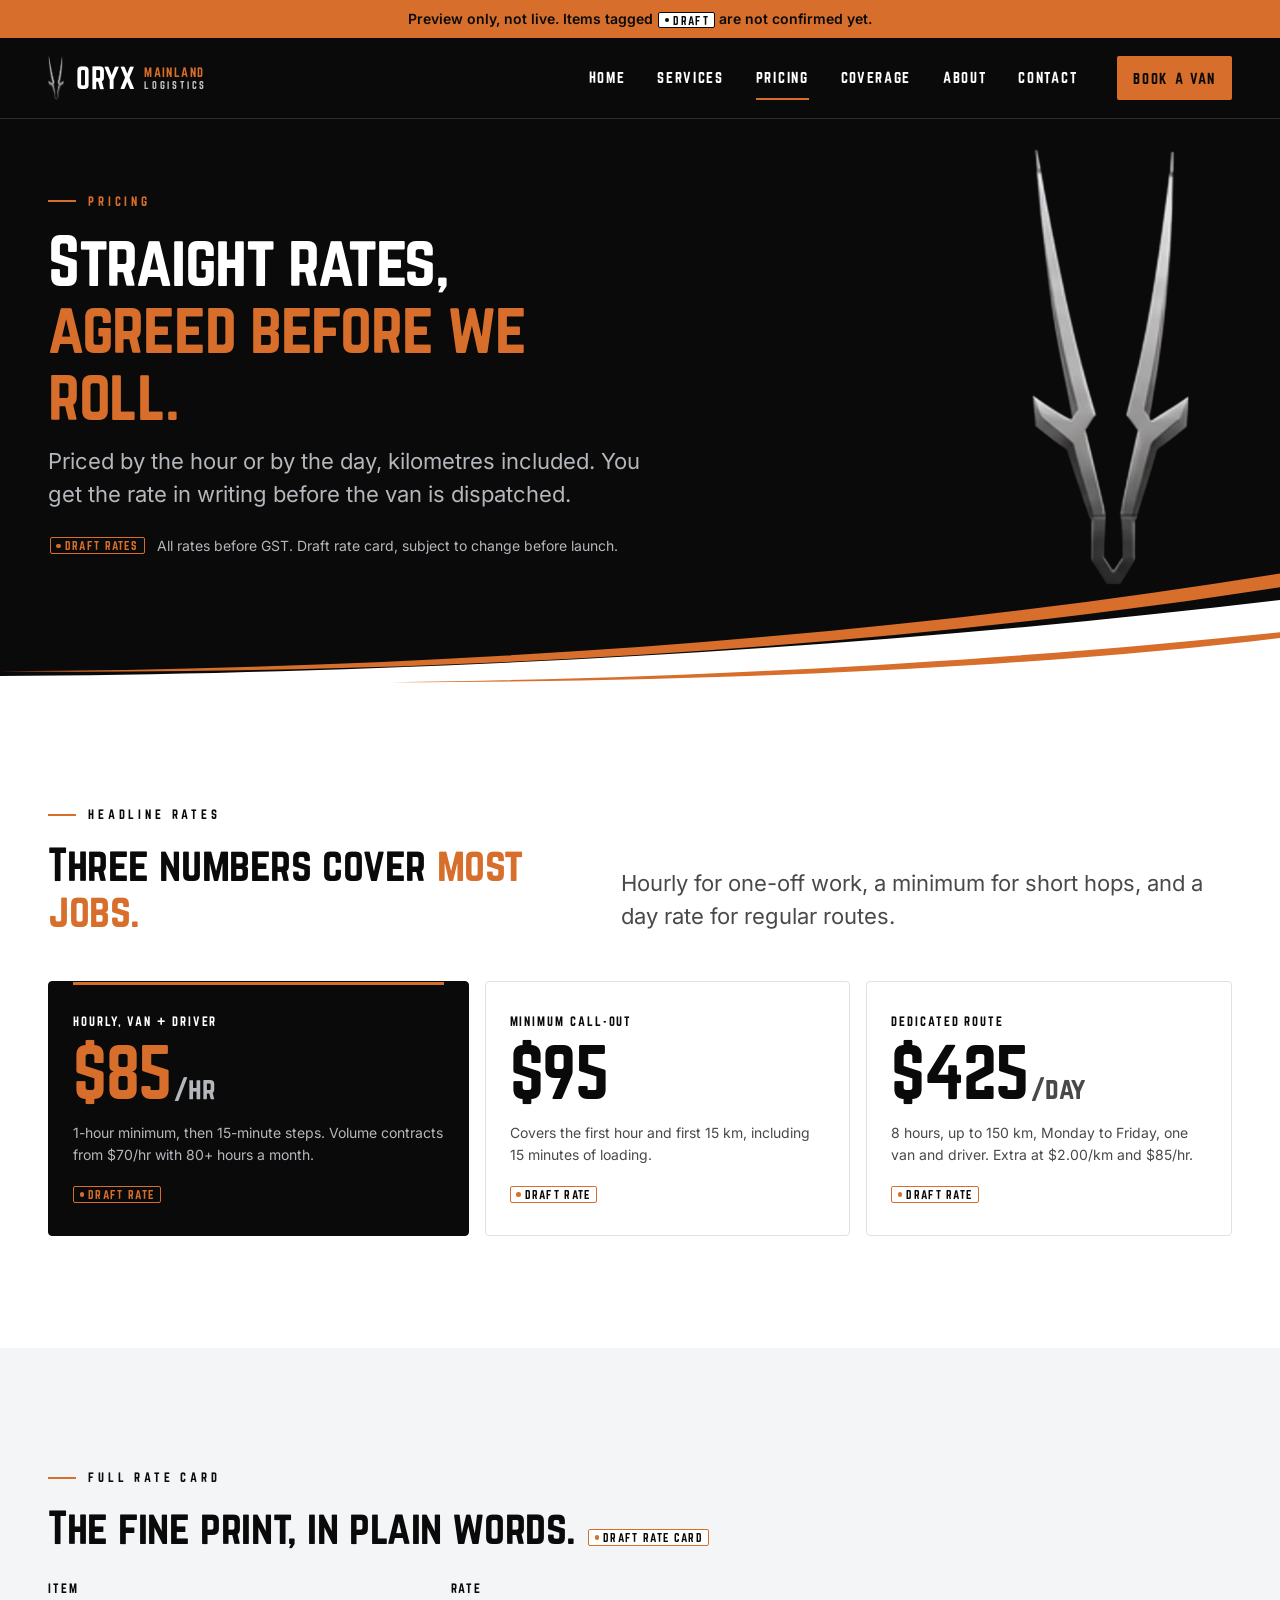
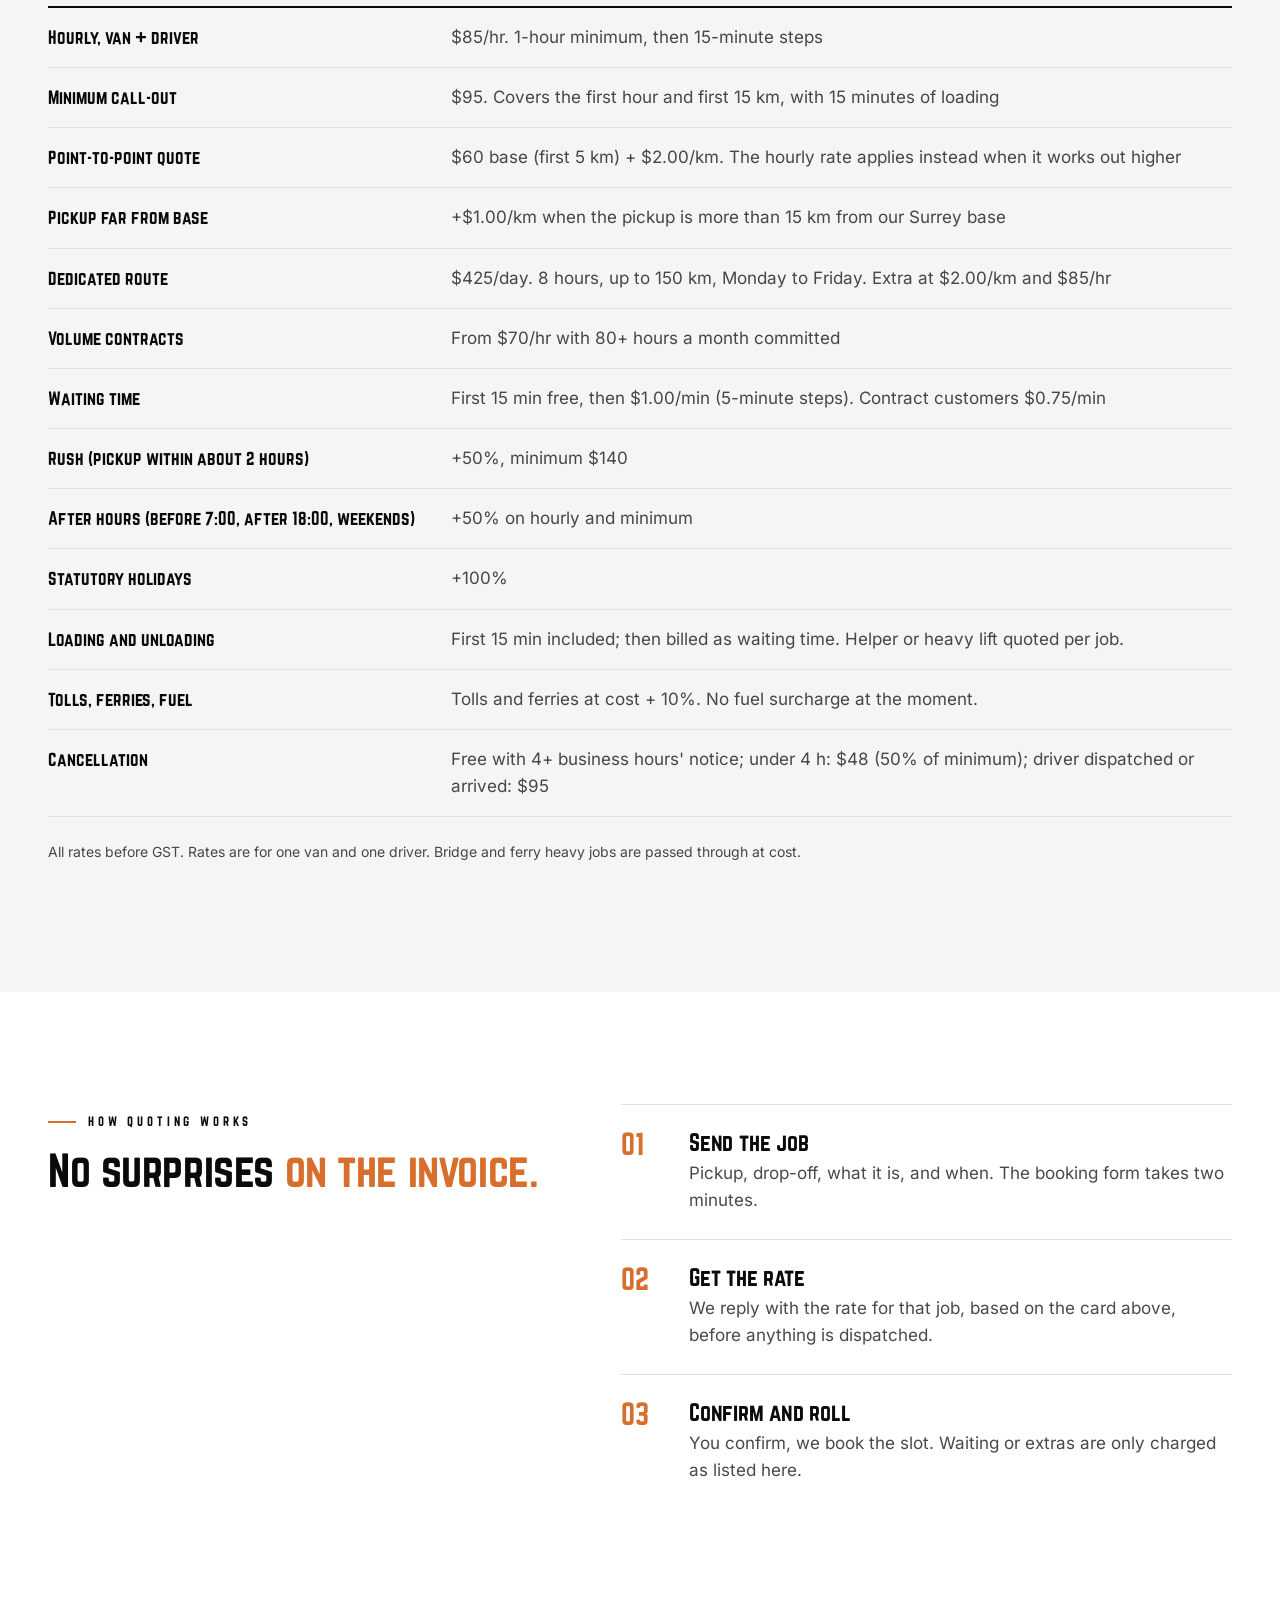
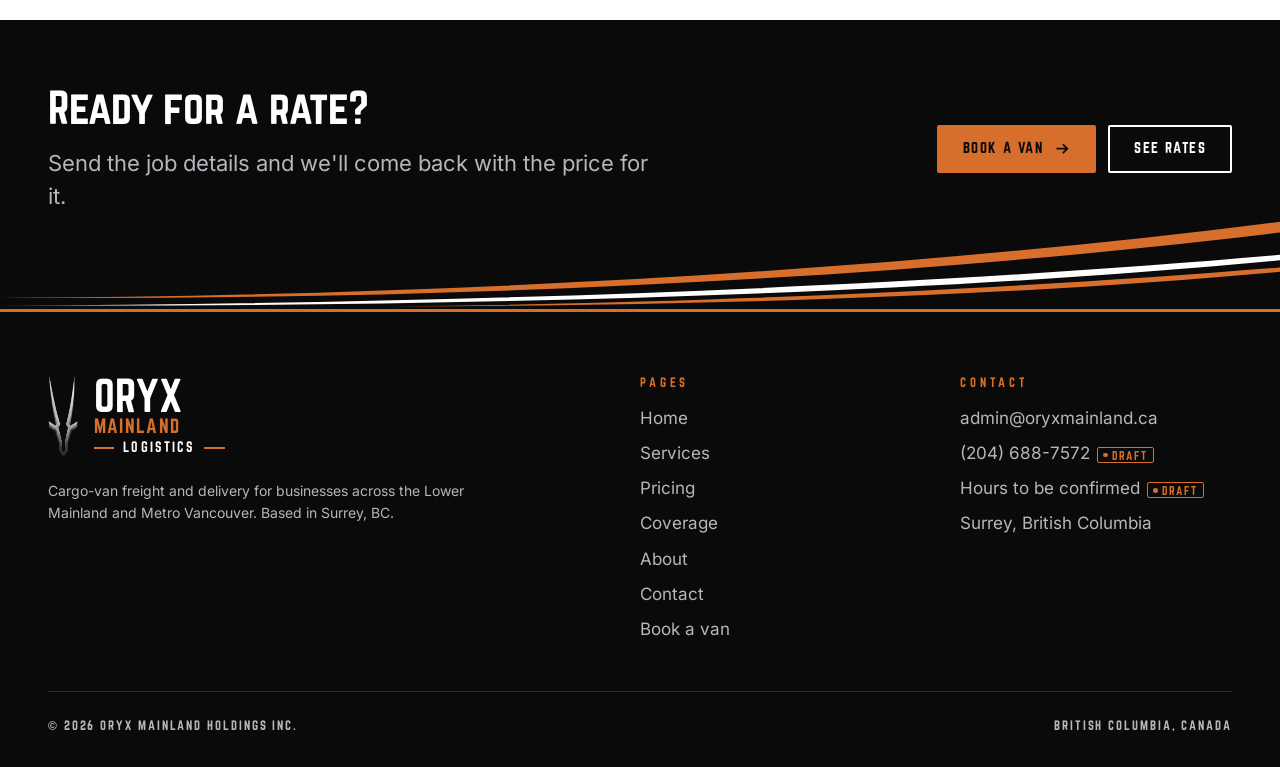
<file: pricing.html>
<!doctype html>
<html lang="en-CA" class="no-js">
<head>
<meta charset="utf-8">
<!-- NAME UNCONFIRMED: the van lockup shows 'ORYX MAINLAND - LOGISTICS INC. -' because Walid wants 'Logistics' in the name (decisions-log.md 2026-11-09). The registered company is ORYX MAINLAND HOLDINGS INC. Whether 'Logistics' becomes a corporate name change or an assumed/trade name is not decided. Confirm before launch. -->
<meta name="viewport" content="width=device-width, initial-scale=1">
<title>Pricing | Oryx Mainland Logistics</title>
<meta name="description" content="Draft rates for cargo-van freight in the Lower Mainland: hourly, minimum call-out, dedicated route day rate and the full rate card.">
<meta name="robots" content="noindex, nofollow">
<link rel="canonical" href="https://oryxmainland.ca/pricing.html">
<meta name="theme-color" content="#0a0a0a">
<meta property="og:type" content="website">
<meta property="og:site_name" content="Oryx Mainland Logistics">
<meta property="og:title" content="Pricing | Oryx Mainland Logistics">
<meta property="og:description" content="Draft rates for cargo-van freight in the Lower Mainland: hourly, minimum call-out, dedicated route day rate and the full rate card.">
<meta property="og:url" content="https://oryxmainland.ca/pricing.html">
<meta property="og:image" content="https://oryxmainland.ca/assets/img/og-image.jpg">
<meta property="og:image:width" content="1200">
<meta property="og:image:height" content="630">
<meta property="og:image:alt" content="Oryx Mainland Logistics wordmark with the silver oryx symbol on black">
<meta property="og:locale" content="en_CA">
<meta name="twitter:card" content="summary_large_image">
<link rel="icon" href="favicon.ico" sizes="any">
<link rel="icon" type="image/png" sizes="32x32" href="favicon-32.png">
<link rel="apple-touch-icon" href="assets/img/icon-180.png">
<link rel="manifest" href="site.webmanifest">
<link rel="preload" href="assets/fonts/norwester.woff2" as="font" type="font/woff2" crossorigin>
<link rel="preload" href="assets/fonts/inter-latin-var.woff2" as="font" type="font/woff2" crossorigin>
<link rel="stylesheet" href="assets/css/site.css">
<script>document.documentElement.classList.add("js");document.documentElement.classList.remove("no-js")</script>
<script src="assets/js/main.js" defer></script>
</head>
<body>
<a class="skip-link" href="#main">Skip to content</a>
<div class="preview-banner" role="note">Preview only, not live. Items tagged <span class="draft draft--on-orange">Draft</span> are not confirmed yet.</div>
<header class="site-header">
  <div class="container site-header__inner">
    <div class="site-header__bar">
      <a class="brand" href="index.html" aria-label="Oryx Mainland Logistics, home">
        <picture><source type="image/webp" srcset="assets/img/oryx-symbol-96.webp"><img class="brand__symbol" src="assets/img/oryx-symbol-96.png" width="35" height="96" alt="" decoding="async" fetchpriority="high"></picture>
        <span class="brand__text"><span class="brand__oryx">Oryx</span> <span class="brand__mainland">Mainland</span> <span class="brand__logistics">Logistics</span></span>
      </a>
      <button class="nav-toggle" type="button" aria-expanded="false" aria-controls="site-nav"><span class="nav-toggle__bars"><span></span></span>Menu</button>
    </div>
    <nav class="site-nav" id="site-nav" aria-label="Main">
      <ul><li><a href="index.html">Home</a></li><li><a href="services.html">Services</a></li><li><a href="pricing.html" aria-current="page">Pricing</a></li><li><a href="coverage.html">Coverage</a></li><li><a href="about.html">About</a></li><li><a href="contact.html">Contact</a></li><li><a class="btn" href="book.html">Book a van</a></li></ul>
    </nav>
  </div>
</header>
<main id="main">
<section class="page-hero">
  <div class="container page-hero__content">
    <p class="eyebrow">Pricing</p>
    <h1>Straight rates, <span class='accent'>agreed before we roll.</span></h1>
    <p class="lead">Priced by the hour or by the day, kilometres included. You get the rate in writing before the van is dispatched.</p><p class="hero-note"><span class="draft" data-draft="rate_gst" title="Draft: not confirmed yet">Draft rates</span> All rates before GST. Draft rate card, subject to change before launch.</p>
  </div>
  <picture><source type="image/webp" srcset="assets/img/oryx-symbol-640.webp"><img class="page-hero__symbol" src="assets/img/oryx-symbol-640.png" width="236" height="640" alt="" decoding="async" loading="lazy"></picture>
  <svg class="page-hero__swoosh" viewBox="0 0 1440 200" preserveAspectRatio="none" aria-hidden="true" focusable="false">
  <path fill="#ffffff" d="M0 200V184C420 180 930 146 1440 52V200Z"/>
  <path fill="#d76e2b" d="M0 176C470 172 980 122 1440 6V30C1000 136 500 182 0 176Z"/>
  <path fill="#ffffff" d="M0 193C520 190 1040 150 1440 80V92C1040 168 520 197 0 193Z"/>
  <path fill="#d76e2b" d="M440 195C840 187 1180 150 1440 108V118C1190 164 850 194 440 195Z"/>
</svg>
</section>

<section class="section">
  <div class="container">
    <div class="grid grid--split" style="align-items:end;margin-bottom:var(--space-7)">
      <div><p class="eyebrow">Headline rates</p><h2 style="margin:0">Three numbers cover <span class="accent">most jobs.</span></h2></div>
      <p class="lead" style="margin:0">Hourly for one-off work, a minimum for short hops, and a day rate for regular routes.</p>
    </div>
    <div class="rates">
  <article class="rate rate--feature">
    <p class="rate__label">Hourly, van + driver</p>
    <p class="rate__price">$85<span>/hr</span></p>
    <p class="rate__note">1-hour minimum, then 15-minute steps. Volume contracts from $70/hr with 80+ hours a month.</p>
    <span class="draft" data-draft="rate_hourly" title="Draft: not confirmed yet">Draft rate</span>
  </article>
  <article class="rate">
    <p class="rate__label">Minimum call-out</p>
    <p class="rate__price">$95</p>
    <p class="rate__note">Covers the first hour and first 15 km, including 15 minutes of loading.</p>
    <span class="draft" data-draft="rate_min" title="Draft: not confirmed yet">Draft rate</span>
  </article>
  <article class="rate">
    <p class="rate__label">Dedicated route</p>
    <p class="rate__price">$425<span>/day</span></p>
    <p class="rate__note">8 hours, up to 150 km, Monday to Friday, one van and driver. Extra at $2.00/km and $85/hr.</p>
    <span class="draft" data-draft="rate_day" title="Draft: not confirmed yet">Draft rate</span>
  </article>
</div>
  </div>
</section>

<section class="section section--soft">
  <div class="container">
    <div class="section-head" style="margin-bottom:var(--space-6)">
      <div><p class="eyebrow">Full rate card</p><h2 style="margin:0">The fine print, in plain words. <span class="draft" data-draft="rate_gst" title="Draft: not confirmed yet">Draft rate card</span></h2></div>
    </div>
    <div class="ratetable-wrap">
      <table class="ratetable">
        <caption class="visually-hidden">Oryx Mainland Logistics draft rate card, before GST</caption>
        <thead><tr><th scope="col">Item</th><th scope="col">Rate</th></tr></thead>
        <tbody><tr data-draft="rate_hourly"><th scope="row">Hourly, van + driver</th><td>$85/hr. 1-hour minimum, then 15-minute steps</td></tr><tr data-draft="rate_min"><th scope="row">Minimum call-out</th><td>$95. Covers the first hour and first 15 km, with 15 minutes of loading</td></tr><tr data-draft="rate_p2p"><th scope="row">Point-to-point quote</th><td>$60 base (first 5 km) + $2.00/km. The hourly rate applies instead when it works out higher</td></tr><tr data-draft="rate_deadhead"><th scope="row">Pickup far from base</th><td>+$1.00/km when the pickup is more than 15 km from our Surrey base</td></tr><tr data-draft="rate_day"><th scope="row">Dedicated route</th><td>$425/day. 8 hours, up to 150 km, Monday to Friday. Extra at $2.00/km and $85/hr</td></tr><tr data-draft="rate_contract"><th scope="row">Volume contracts</th><td>From $70/hr with 80+ hours a month committed</td></tr><tr data-draft="rate_wait"><th scope="row">Waiting time</th><td>First 15 min free, then $1.00/min (5-minute steps). Contract customers $0.75/min</td></tr><tr data-draft="rate_rush"><th scope="row">Rush (pickup within about 2 hours)</th><td>+50%, minimum $140</td></tr><tr data-draft="rate_after"><th scope="row">After hours (before 7:00, after 18:00, weekends)</th><td>+50% on hourly and minimum</td></tr><tr data-draft="rate_stat"><th scope="row">Statutory holidays</th><td>+100%</td></tr><tr data-draft="rate_loading"><th scope="row">Loading and unloading</th><td>First 15 min included; then billed as waiting time. Helper or heavy lift quoted per job.</td></tr><tr data-draft="rate_tolls"><th scope="row">Tolls, ferries, fuel</th><td>Tolls and ferries at cost + 10%. No fuel surcharge at the moment.</td></tr><tr data-draft="rate_cancel"><th scope="row">Cancellation</th><td>Free with 4+ business hours' notice; under 4 h: $48 (50% of minimum); driver dispatched or arrived: $95</td></tr></tbody>
      </table>
    </div>
    <p class="muted small" style="margin-top:var(--space-5)">All rates before GST. Rates are for one van and one driver. Bridge and ferry heavy jobs are passed through at cost.</p>
  </div>
</section>

<section class="section">
  <div class="container grid grid--split" style="align-items:start">
    <div>
      <p class="eyebrow">How quoting works</p>
      <h2>No surprises <span class="accent">on the invoice.</span></h2>
    </div>
    <ol class="steps">
      <li><div><h3>Send the job</h3><p>Pickup, drop-off, what it is, and when. The booking form takes two minutes.</p></div></li>
      <li><div><h3>Get the rate</h3><p>We reply with the rate for that job, based on the card above, before anything is dispatched.</p></div></li>
      <li><div><h3>Confirm and roll</h3><p>You confirm, we book the slot. Waiting or extras are only charged as listed here.</p></div></li>
    </ol>
  </div>
</section>

<section class="cta-band">
  <div class="container cta-band__inner">
    <div>
      <h2>Ready for a rate?</h2>
      <p class="lead" style="color:var(--on-dark-soft);margin:var(--space-4) 0 0">Send the job details and we'll come back with the price for it.</p>
    </div>
    <div class="btn-row on-dark"><a class="btn" href="book.html">Book a van <svg class="btn__arrow" viewBox="0 0 20 20" aria-hidden="true" focusable="false"><path d="M3 10h12M11 5l5 5-5 5" fill="none" stroke="currentColor" stroke-width="2.2" stroke-linecap="square"/></svg></a><a class="btn btn--ghost" href="pricing.html">See rates</a></div>
  </div>
  <svg class="cta-band__swoosh" viewBox="0 0 1440 200" preserveAspectRatio="none" aria-hidden="true" focusable="false">
  
  <path fill="#d76e2b" d="M0 176C470 172 980 122 1440 6V30C1000 136 500 182 0 176Z"/>
  <path fill="#ffffff" d="M0 193C520 190 1040 150 1440 80V92C1040 168 520 197 0 193Z"/>
  <path fill="#d76e2b" d="M440 195C840 187 1180 150 1440 108V118C1190 164 850 194 440 195Z"/>
</svg>
</section>
</main>
<footer class="site-footer">
  <div class="container">
    <div class="site-footer__grid">
      <div>
        <div class="site-footer__brand">
          <picture><source type="image/webp" srcset="assets/img/oryx-symbol-320.webp"><img class="" src="assets/img/oryx-symbol-320.png" width="118" height="320" alt="" decoding="async" loading="lazy"></picture>
          <p class="lockup lockup--left" aria-label="Oryx Mainland Logistics" style="--step-5:2.6rem">
            <span class="lockup__oryx">Oryx</span><span class="lockup__mainland">Mainland</span><span class="lockup__inc">Logistics</span>
          </p>
        </div>
        <p class="muted small" style="margin-top:var(--space-5);max-width:26rem">Cargo-van freight and delivery for businesses across the Lower Mainland and Metro Vancouver. Based in Surrey, BC.</p>
      </div>
      <div>
        <h2>Pages</h2>
        <ul><li><a href="index.html">Home</a></li><li><a href="services.html">Services</a></li><li><a href="pricing.html">Pricing</a></li><li><a href="coverage.html">Coverage</a></li><li><a href="about.html">About</a></li><li><a href="contact.html">Contact</a></li><li><a href="book.html">Book a van</a></li></ul>
      </div>
      <div>
        <h2>Contact</h2>
        <ul>
          <li><a href="mailto:admin@oryxmainland.ca">admin@oryxmainland.ca</a></li>
          <li><a href="tel:+12046887572">(204) 688-7572</a> <span class="draft" data-draft="phone" title="Draft: not confirmed yet">Draft</span></li>
          <li class="muted">Hours to be confirmed <span class="draft" data-draft="hours" title="Draft: not confirmed yet">Draft</span></li>
          <li class="muted">Surrey, British Columbia</li>
        </ul>
      </div>
    </div>
    <div class="site-footer__legal">
      <span>&copy; 2026 ORYX MAINLAND HOLDINGS INC.</span>
      <span>British Columbia, Canada</span>
    </div>
  </div>
</footer>
</body>
</html>
</file>
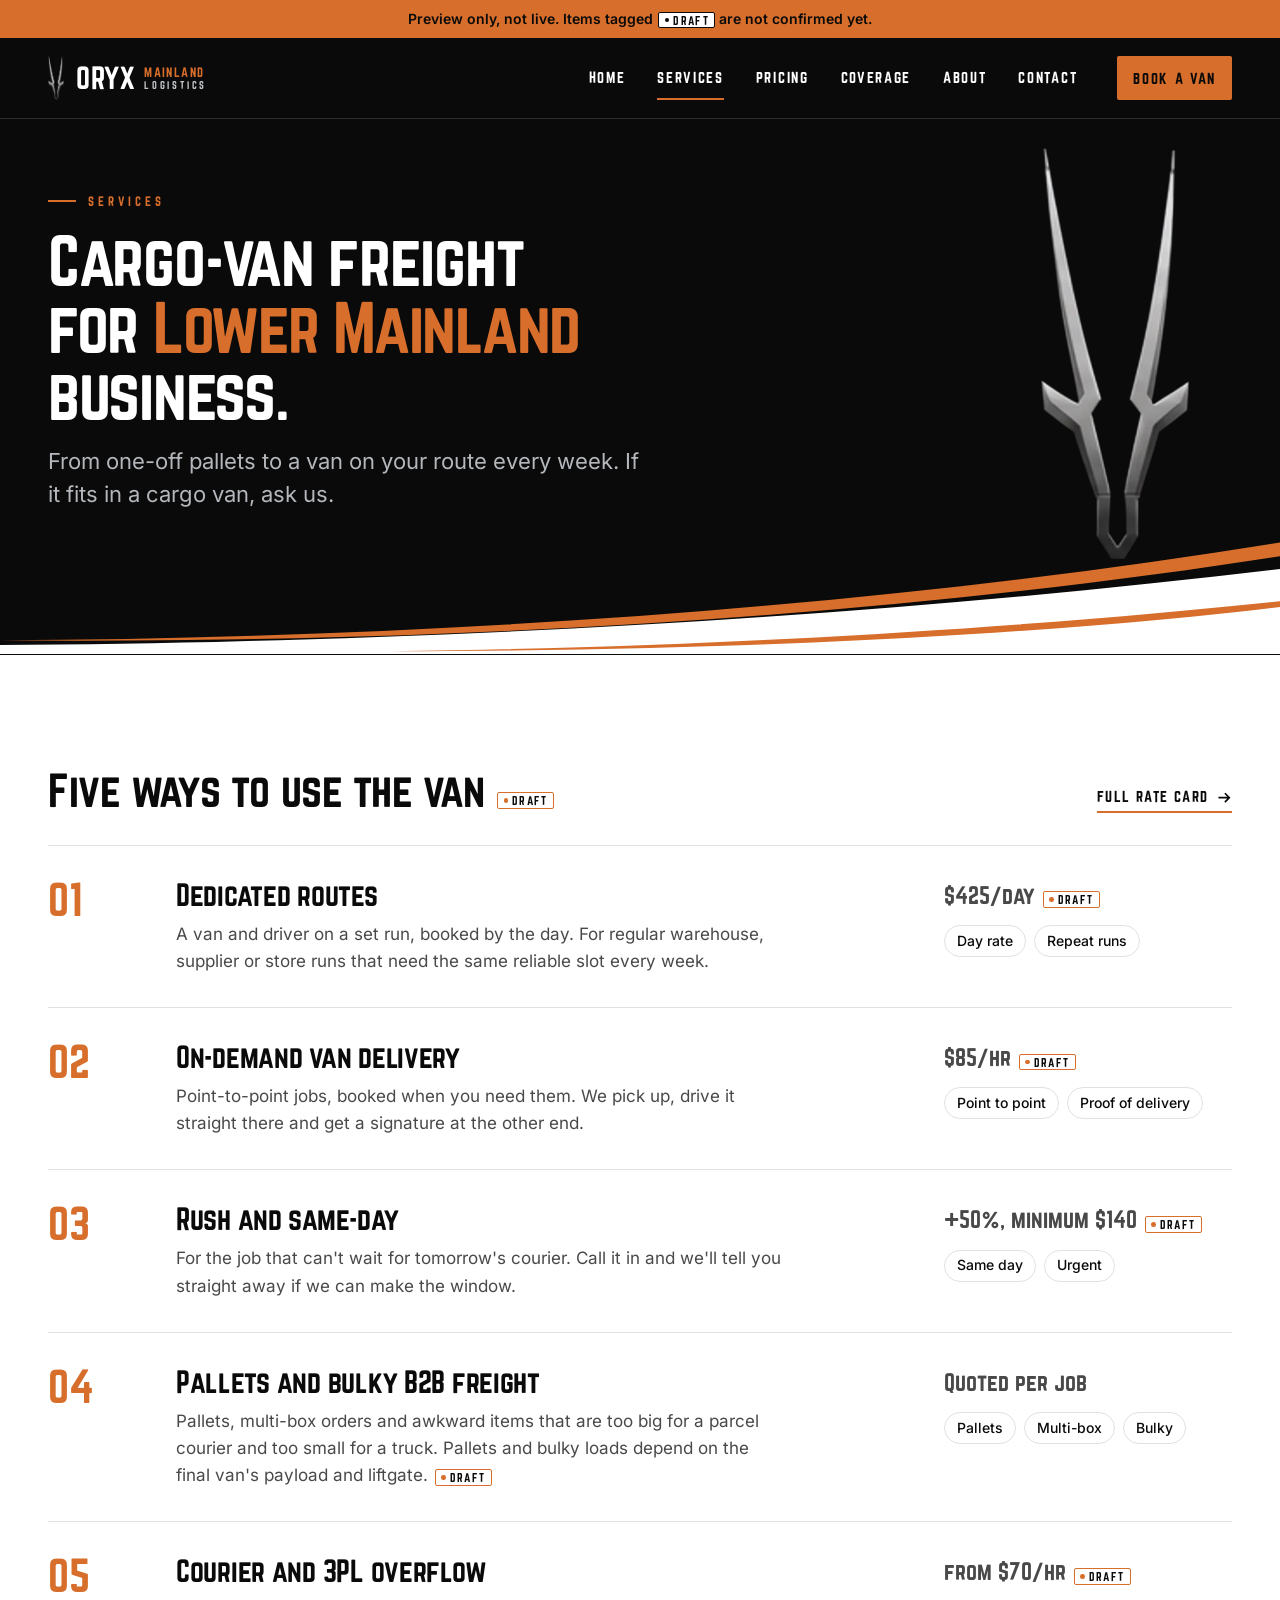
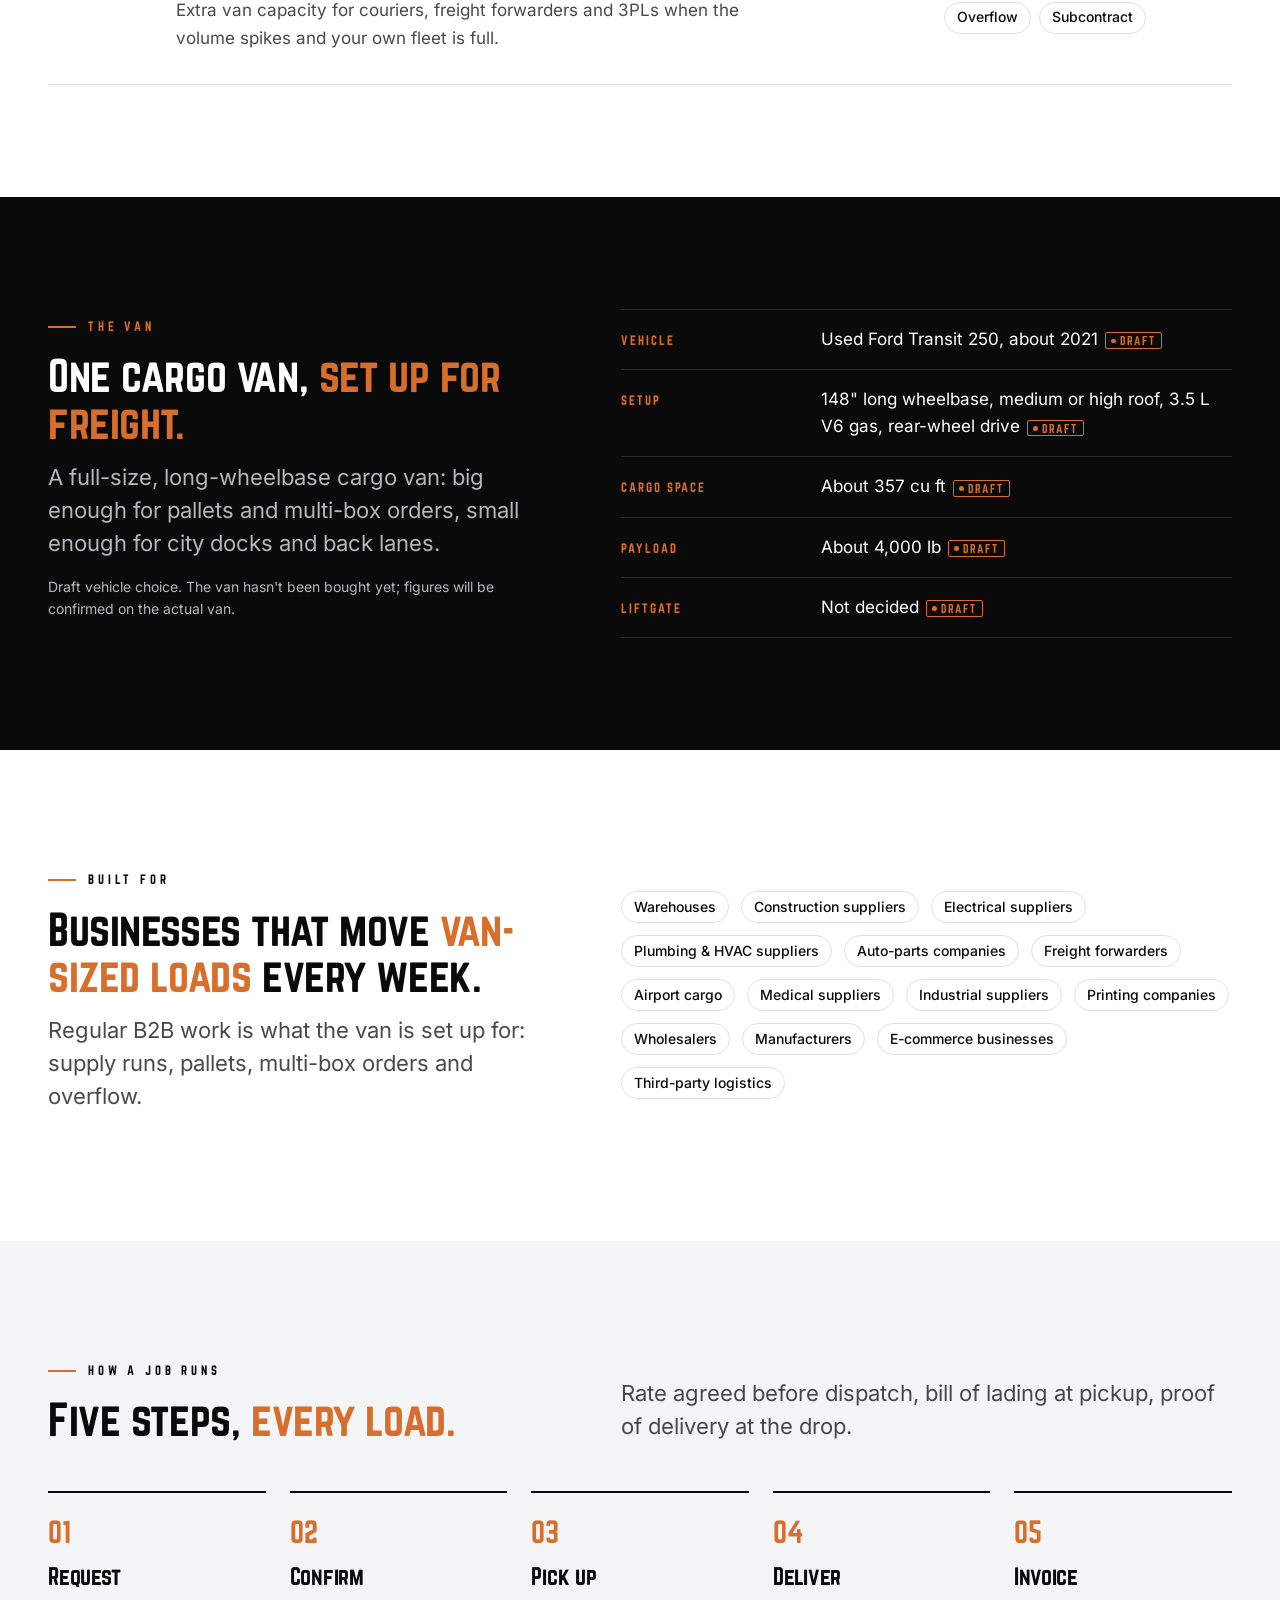
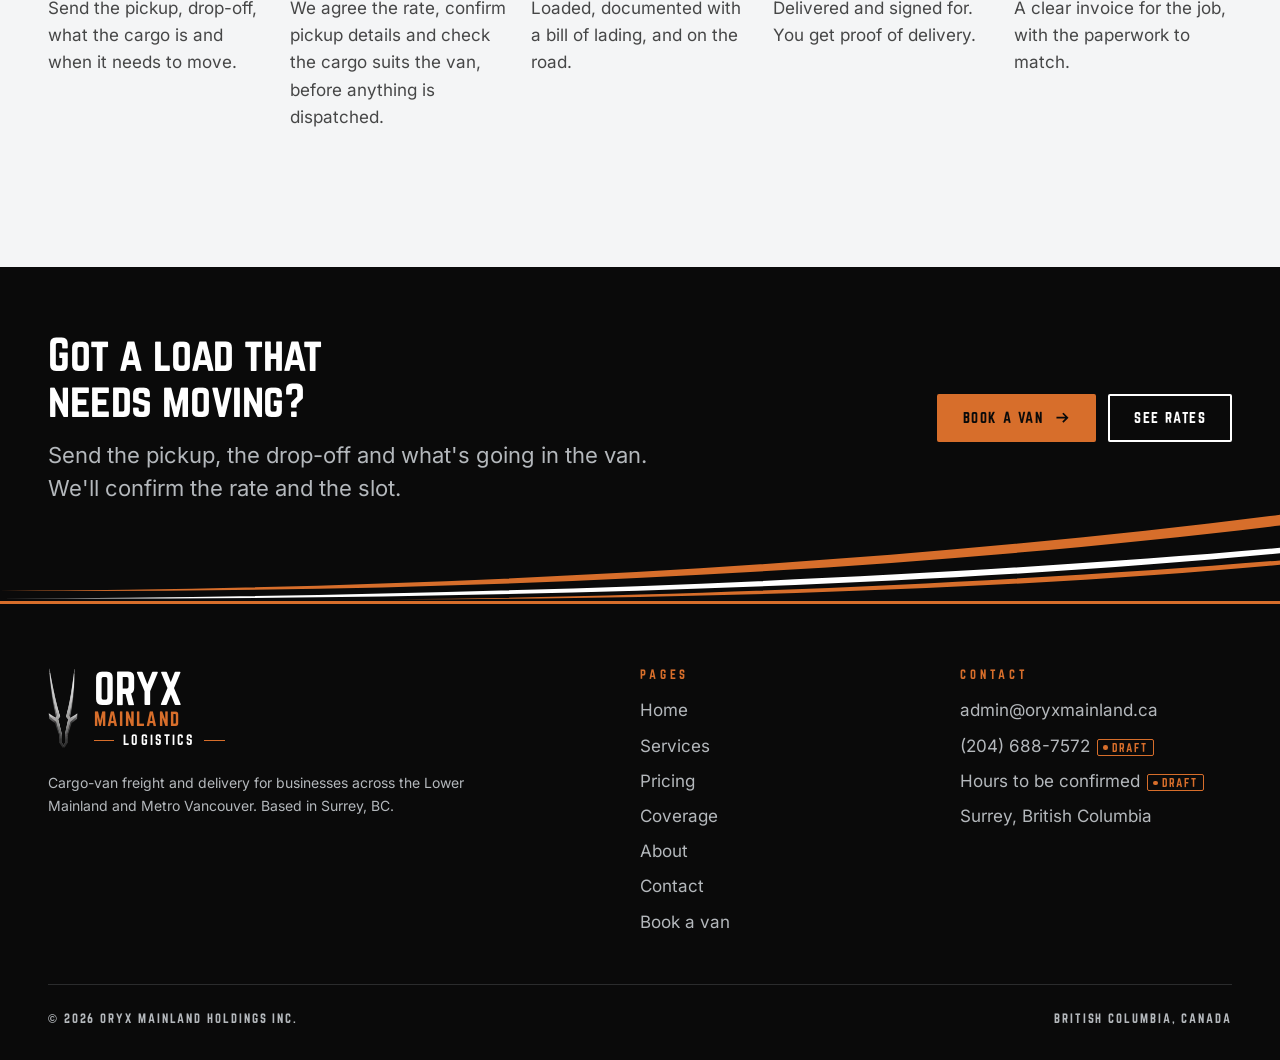
<file: services.html>
<!doctype html>
<html lang="en-CA" class="no-js">
<head>
<meta charset="utf-8">
<!-- NAME UNCONFIRMED: the van lockup shows 'ORYX MAINLAND - LOGISTICS INC. -' because Walid wants 'Logistics' in the name (decisions-log.md 2026-11-09). The registered company is ORYX MAINLAND HOLDINGS INC. Whether 'Logistics' becomes a corporate name change or an assumed/trade name is not decided. Confirm before launch. -->
<meta name="viewport" content="width=device-width, initial-scale=1">
<title>Services | Oryx Mainland Logistics</title>
<meta name="description" content="Dedicated routes, on-demand van delivery, same-day runs, pallets and bulky B2B freight, and courier overflow across the Lower Mainland.">
<meta name="robots" content="noindex, nofollow">
<link rel="canonical" href="https://oryxmainland.ca/services.html">
<meta name="theme-color" content="#0a0a0a">
<meta property="og:type" content="website">
<meta property="og:site_name" content="Oryx Mainland Logistics">
<meta property="og:title" content="Services | Oryx Mainland Logistics">
<meta property="og:description" content="Dedicated routes, on-demand van delivery, same-day runs, pallets and bulky B2B freight, and courier overflow across the Lower Mainland.">
<meta property="og:url" content="https://oryxmainland.ca/services.html">
<meta property="og:image" content="https://oryxmainland.ca/assets/img/og-image.jpg">
<meta property="og:image:width" content="1200">
<meta property="og:image:height" content="630">
<meta property="og:image:alt" content="Oryx Mainland Logistics wordmark with the silver oryx symbol on black">
<meta property="og:locale" content="en_CA">
<meta name="twitter:card" content="summary_large_image">
<link rel="icon" href="favicon.ico" sizes="any">
<link rel="icon" type="image/png" sizes="32x32" href="favicon-32.png">
<link rel="apple-touch-icon" href="assets/img/icon-180.png">
<link rel="manifest" href="site.webmanifest">
<link rel="preload" href="assets/fonts/norwester.woff2" as="font" type="font/woff2" crossorigin>
<link rel="preload" href="assets/fonts/inter-latin-var.woff2" as="font" type="font/woff2" crossorigin>
<link rel="stylesheet" href="assets/css/site.css">
<script>document.documentElement.classList.add("js");document.documentElement.classList.remove("no-js")</script>
<script src="assets/js/main.js" defer></script>
</head>
<body>
<a class="skip-link" href="#main">Skip to content</a>
<div class="preview-banner" role="note">Preview only, not live. Items tagged <span class="draft draft--on-orange">Draft</span> are not confirmed yet.</div>
<header class="site-header">
  <div class="container site-header__inner">
    <div class="site-header__bar">
      <a class="brand" href="index.html" aria-label="Oryx Mainland Logistics, home">
        <picture><source type="image/webp" srcset="assets/img/oryx-symbol-96.webp"><img class="brand__symbol" src="assets/img/oryx-symbol-96.png" width="35" height="96" alt="" decoding="async" fetchpriority="high"></picture>
        <span class="brand__text"><span class="brand__oryx">Oryx</span> <span class="brand__mainland">Mainland</span> <span class="brand__logistics">Logistics</span></span>
      </a>
      <button class="nav-toggle" type="button" aria-expanded="false" aria-controls="site-nav"><span class="nav-toggle__bars"><span></span></span>Menu</button>
    </div>
    <nav class="site-nav" id="site-nav" aria-label="Main">
      <ul><li><a href="index.html">Home</a></li><li><a href="services.html" aria-current="page">Services</a></li><li><a href="pricing.html">Pricing</a></li><li><a href="coverage.html">Coverage</a></li><li><a href="about.html">About</a></li><li><a href="contact.html">Contact</a></li><li><a class="btn" href="book.html">Book a van</a></li></ul>
    </nav>
  </div>
</header>
<main id="main">
<section class="page-hero">
  <div class="container page-hero__content">
    <p class="eyebrow">Services</p>
    <h1>Cargo-van freight for <span class='accent'>Lower Mainland</span> business.</h1>
    <p class="lead">From one-off pallets to a van on your route every week. If it fits in a cargo van, ask us.</p>
  </div>
  <picture><source type="image/webp" srcset="assets/img/oryx-symbol-640.webp"><img class="page-hero__symbol" src="assets/img/oryx-symbol-640.png" width="236" height="640" alt="" decoding="async" loading="lazy"></picture>
  <svg class="page-hero__swoosh" viewBox="0 0 1440 200" preserveAspectRatio="none" aria-hidden="true" focusable="false">
  <path fill="#ffffff" d="M0 200V184C420 180 930 146 1440 52V200Z"/>
  <path fill="#d76e2b" d="M0 176C470 172 980 122 1440 6V30C1000 136 500 182 0 176Z"/>
  <path fill="#ffffff" d="M0 193C520 190 1040 150 1440 80V92C1040 168 520 197 0 193Z"/>
  <path fill="#d76e2b" d="M440 195C840 187 1180 150 1440 108V118C1190 164 850 194 440 195Z"/>
</svg>
</section>

<section class="section">
  <div class="container">
    <div class="section-head">
      <h2 style="margin:0">Five ways to use the van <span class="draft" data-draft="services" title="Draft: not confirmed yet">Draft</span></h2>
      <a class="link-arrow" href="pricing.html">Full rate card <svg class="btn__arrow" viewBox="0 0 20 20" aria-hidden="true" focusable="false"><path d="M3 10h12M11 5l5 5-5 5" fill="none" stroke="currentColor" stroke-width="2.2" stroke-linecap="square"/></svg></a>
    </div>
    <div style="margin-top:var(--space-6)"><article class="service" id="routes">
  <span class="service__num">01</span>
  <div><h3>Dedicated routes</h3><p>A van and driver on a set run, booked by the day. For regular warehouse, supplier or store runs that need the same reliable slot every week.</p></div>
  <div class="service__side"><p class="service__price">$425/day <span class="draft" data-draft="rate_day" title="Draft: not confirmed yet">Draft</span></p><ul class="service__tags"><li class="chip">Day rate</li><li class="chip">Repeat runs</li></ul></div>
</article><article class="service" id="ondemand">
  <span class="service__num">02</span>
  <div><h3>On-demand van delivery</h3><p>Point-to-point jobs, booked when you need them. We pick up, drive it straight there and get a signature at the other end.</p></div>
  <div class="service__side"><p class="service__price">$85/hr <span class="draft" data-draft="rate_hourly" title="Draft: not confirmed yet">Draft</span></p><ul class="service__tags"><li class="chip">Point to point</li><li class="chip">Proof of delivery</li></ul></div>
</article><article class="service" id="rush">
  <span class="service__num">03</span>
  <div><h3>Rush and same-day</h3><p>For the job that can't wait for tomorrow's courier. Call it in and we'll tell you straight away if we can make the window.</p></div>
  <div class="service__side"><p class="service__price">+50%, minimum $140 <span class="draft" data-draft="rate_rush" title="Draft: not confirmed yet">Draft</span></p><ul class="service__tags"><li class="chip">Same day</li><li class="chip">Urgent</li></ul></div>
</article><article class="service" id="pallets">
  <span class="service__num">04</span>
  <div><h3>Pallets and bulky B2B freight</h3><p>Pallets, multi-box orders and awkward items that are too big for a parcel courier and too small for a truck. Pallets and bulky loads depend on the final van's payload and liftgate. <span class="draft" data-draft="pallets" title="Draft: not confirmed yet">Draft</span></p></div>
  <div class="service__side"><p class="service__price">Quoted per job</p><ul class="service__tags"><li class="chip">Pallets</li><li class="chip">Multi-box</li><li class="chip">Bulky</li></ul></div>
</article><article class="service" id="overflow">
  <span class="service__num">05</span>
  <div><h3>Courier and 3PL overflow</h3><p>Extra van capacity for couriers, freight forwarders and 3PLs when the volume spikes and your own fleet is full.</p></div>
  <div class="service__side"><p class="service__price">from $70/hr <span class="draft" data-draft="rate_contract" title="Draft: not confirmed yet">Draft</span></p><ul class="service__tags"><li class="chip">Overflow</li><li class="chip">Subcontract</li></ul></div>
</article></div>
  </div>
</section>

<section class="section section--dark" id="van">
  <div class="container grid grid--split" style="align-items:start">
    <div>
      <p class="eyebrow">The van</p>
      <h2>One cargo van, <span class="accent">set up for freight.</span></h2>
      <p class="lead">A full-size, long-wheelbase cargo van: big enough for pallets and multi-box orders, small enough for city docks and back lanes.</p>
      <p class="muted small">Draft vehicle choice. The van hasn't been bought yet; figures will be confirmed on the actual van.</p>
    </div>
    <ul class="facts">
      <li><span class="k">Vehicle</span><span class="v">Used Ford Transit 250, about 2021 <span class="draft" data-draft="van_model" title="Draft: not confirmed yet">Draft</span></span></li>
      <li><span class="k">Setup</span><span class="v">148" long wheelbase, medium or high roof, 3.5 L V6 gas, rear-wheel drive <span class="draft" data-draft="van_config" title="Draft: not confirmed yet">Draft</span></span></li>
      <li><span class="k">Cargo space</span><span class="v">About 357 cu ft <span class="draft" data-draft="van_volume" title="Draft: not confirmed yet">Draft</span></span></li>
      <li><span class="k">Payload</span><span class="v">About 4,000 lb <span class="draft" data-draft="van_payload" title="Draft: not confirmed yet">Draft</span></span></li>
      <li><span class="k">Liftgate</span><span class="v">Not decided <span class="draft" data-draft="van_liftgate" title="Draft: not confirmed yet">Draft</span></span></li>
    </ul>
  </div>
</section>

<section class="section">
  <div class="container grid grid--split">
    <div>
      <p class="eyebrow">Built for</p>
      <h2>Businesses that move <span class="accent">van-sized loads</span> every week.</h2>
      <p class="lead">Regular B2B work is what the van is set up for: supply runs, pallets, multi-box orders and overflow.</p>
    </div>
    <ul class="service__tags" style="gap:var(--space-3)"><li class="chip">Warehouses</li><li class="chip">Construction suppliers</li><li class="chip">Electrical suppliers</li><li class="chip">Plumbing &amp; HVAC suppliers</li><li class="chip">Auto-parts companies</li><li class="chip">Freight forwarders</li><li class="chip">Airport cargo</li><li class="chip">Medical suppliers</li><li class="chip">Industrial suppliers</li><li class="chip">Printing companies</li><li class="chip">Wholesalers</li><li class="chip">Manufacturers</li><li class="chip">E-commerce businesses</li><li class="chip">Third-party logistics</li></ul>
  </div>
</section>

<section class="section section--soft">
  <div class="container">
    <div class="grid grid--split" style="align-items:end;margin-bottom:var(--space-7)">
      <div><p class="eyebrow">How a job runs</p><h2 style="margin:0">Five steps, <span class="accent">every load.</span></h2></div>
      <p class="lead" style="margin:0">Rate agreed before dispatch, bill of lading at pickup, proof of delivery at the drop.</p>
    </div>
    <ol class="steps steps--row"><li><div><h3>Request</h3><p>Send the pickup, drop-off, what the cargo is and when it needs to move.</p></div></li><li><div><h3>Confirm</h3><p>We agree the rate, confirm pickup details and check the cargo suits the van, before anything is dispatched.</p></div></li><li><div><h3>Pick up</h3><p>Loaded, documented with a bill of lading, and on the road.</p></div></li><li><div><h3>Deliver</h3><p>Delivered and signed for. You get proof of delivery.</p></div></li><li><div><h3>Invoice</h3><p>A clear invoice for the job, with the paperwork to match.</p></div></li></ol>
  </div>
</section>

<section class="cta-band">
  <div class="container cta-band__inner">
    <div>
      <h2>Got a load that needs moving?</h2>
      <p class="lead" style="color:var(--on-dark-soft);margin:var(--space-4) 0 0">Send the pickup, the drop-off and what's going in the van. We'll confirm the rate and the slot.</p>
    </div>
    <div class="btn-row on-dark"><a class="btn" href="book.html">Book a van <svg class="btn__arrow" viewBox="0 0 20 20" aria-hidden="true" focusable="false"><path d="M3 10h12M11 5l5 5-5 5" fill="none" stroke="currentColor" stroke-width="2.2" stroke-linecap="square"/></svg></a><a class="btn btn--ghost" href="pricing.html">See rates</a></div>
  </div>
  <svg class="cta-band__swoosh" viewBox="0 0 1440 200" preserveAspectRatio="none" aria-hidden="true" focusable="false">
  
  <path fill="#d76e2b" d="M0 176C470 172 980 122 1440 6V30C1000 136 500 182 0 176Z"/>
  <path fill="#ffffff" d="M0 193C520 190 1040 150 1440 80V92C1040 168 520 197 0 193Z"/>
  <path fill="#d76e2b" d="M440 195C840 187 1180 150 1440 108V118C1190 164 850 194 440 195Z"/>
</svg>
</section>
</main>
<footer class="site-footer">
  <div class="container">
    <div class="site-footer__grid">
      <div>
        <div class="site-footer__brand">
          <picture><source type="image/webp" srcset="assets/img/oryx-symbol-320.webp"><img class="" src="assets/img/oryx-symbol-320.png" width="118" height="320" alt="" decoding="async" loading="lazy"></picture>
          <p class="lockup lockup--left" aria-label="Oryx Mainland Logistics" style="--step-5:2.6rem">
            <span class="lockup__oryx">Oryx</span><span class="lockup__mainland">Mainland</span><span class="lockup__inc">Logistics</span>
          </p>
        </div>
        <p class="muted small" style="margin-top:var(--space-5);max-width:26rem">Cargo-van freight and delivery for businesses across the Lower Mainland and Metro Vancouver. Based in Surrey, BC.</p>
      </div>
      <div>
        <h2>Pages</h2>
        <ul><li><a href="index.html">Home</a></li><li><a href="services.html">Services</a></li><li><a href="pricing.html">Pricing</a></li><li><a href="coverage.html">Coverage</a></li><li><a href="about.html">About</a></li><li><a href="contact.html">Contact</a></li><li><a href="book.html">Book a van</a></li></ul>
      </div>
      <div>
        <h2>Contact</h2>
        <ul>
          <li><a href="mailto:admin@oryxmainland.ca">admin@oryxmainland.ca</a></li>
          <li><a href="tel:+12046887572">(204) 688-7572</a> <span class="draft" data-draft="phone" title="Draft: not confirmed yet">Draft</span></li>
          <li class="muted">Hours to be confirmed <span class="draft" data-draft="hours" title="Draft: not confirmed yet">Draft</span></li>
          <li class="muted">Surrey, British Columbia</li>
        </ul>
      </div>
    </div>
    <div class="site-footer__legal">
      <span>&copy; 2026 ORYX MAINLAND HOLDINGS INC.</span>
      <span>British Columbia, Canada</span>
    </div>
  </div>
</footer>
</body>
</html>
</file>
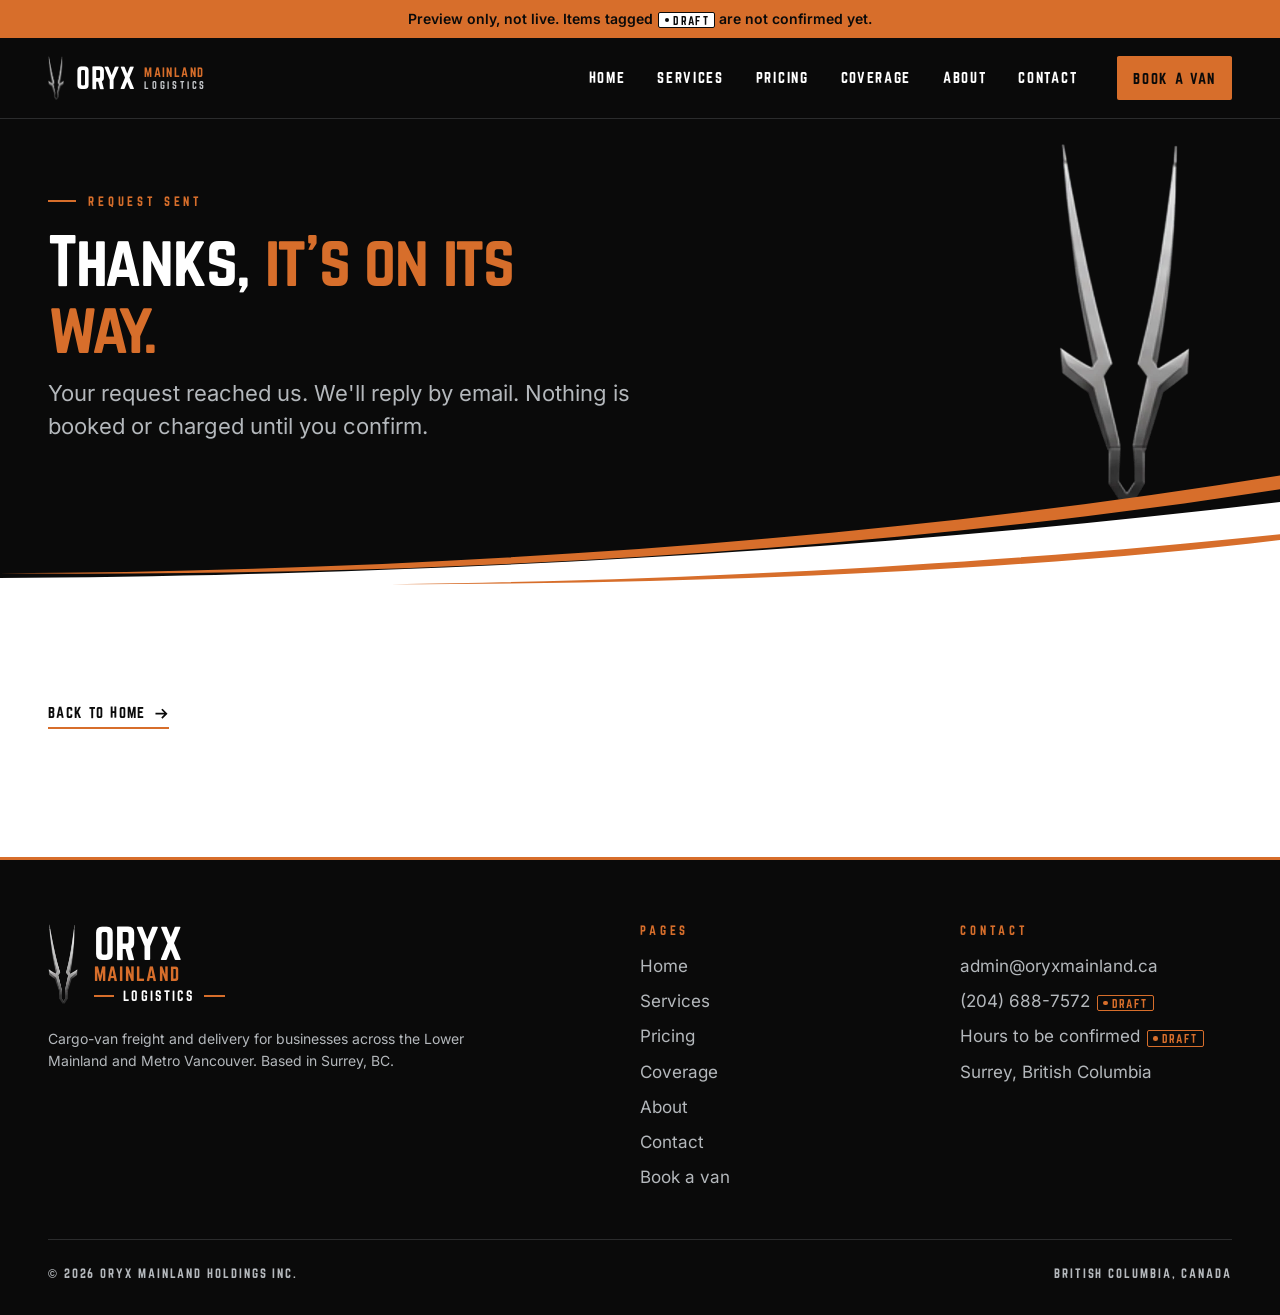
<file: thanks.html>
<!doctype html>
<html lang="en-CA" class="no-js">
<head>
<meta charset="utf-8">
<!-- NAME UNCONFIRMED: the van lockup shows 'ORYX MAINLAND - LOGISTICS INC. -' because Walid wants 'Logistics' in the name (decisions-log.md 2026-11-09). The registered company is ORYX MAINLAND HOLDINGS INC. Whether 'Logistics' becomes a corporate name change or an assumed/trade name is not decided. Confirm before launch. -->
<meta name="viewport" content="width=device-width, initial-scale=1">
<title>Request sent | Oryx Mainland Logistics</title>
<meta name="description" content="Your request was sent to Oryx Mainland Logistics.">
<meta name="robots" content="noindex, nofollow">
<link rel="canonical" href="https://oryxmainland.ca/thanks.html">
<meta name="theme-color" content="#0a0a0a">
<meta property="og:type" content="website">
<meta property="og:site_name" content="Oryx Mainland Logistics">
<meta property="og:title" content="Request sent | Oryx Mainland Logistics">
<meta property="og:description" content="Your request was sent to Oryx Mainland Logistics.">
<meta property="og:url" content="https://oryxmainland.ca/thanks.html">
<meta property="og:image" content="https://oryxmainland.ca/assets/img/og-image.jpg">
<meta property="og:image:width" content="1200">
<meta property="og:image:height" content="630">
<meta property="og:image:alt" content="Oryx Mainland Logistics wordmark with the silver oryx symbol on black">
<meta property="og:locale" content="en_CA">
<meta name="twitter:card" content="summary_large_image">
<link rel="icon" href="favicon.ico" sizes="any">
<link rel="icon" type="image/png" sizes="32x32" href="favicon-32.png">
<link rel="apple-touch-icon" href="assets/img/icon-180.png">
<link rel="manifest" href="site.webmanifest">
<link rel="preload" href="assets/fonts/norwester.woff2" as="font" type="font/woff2" crossorigin>
<link rel="preload" href="assets/fonts/inter-latin-var.woff2" as="font" type="font/woff2" crossorigin>
<link rel="stylesheet" href="assets/css/site.css">
<script>document.documentElement.classList.add("js");document.documentElement.classList.remove("no-js")</script>
<script src="assets/js/main.js" defer></script>
</head>
<body>
<a class="skip-link" href="#main">Skip to content</a>
<div class="preview-banner" role="note">Preview only, not live. Items tagged <span class="draft draft--on-orange">Draft</span> are not confirmed yet.</div>
<header class="site-header">
  <div class="container site-header__inner">
    <div class="site-header__bar">
      <a class="brand" href="index.html" aria-label="Oryx Mainland Logistics, home">
        <picture><source type="image/webp" srcset="assets/img/oryx-symbol-96.webp"><img class="brand__symbol" src="assets/img/oryx-symbol-96.png" width="35" height="96" alt="" decoding="async" fetchpriority="high"></picture>
        <span class="brand__text"><span class="brand__oryx">Oryx</span> <span class="brand__mainland">Mainland</span> <span class="brand__logistics">Logistics</span></span>
      </a>
      <button class="nav-toggle" type="button" aria-expanded="false" aria-controls="site-nav"><span class="nav-toggle__bars"><span></span></span>Menu</button>
    </div>
    <nav class="site-nav" id="site-nav" aria-label="Main">
      <ul><li><a href="index.html">Home</a></li><li><a href="services.html">Services</a></li><li><a href="pricing.html">Pricing</a></li><li><a href="coverage.html">Coverage</a></li><li><a href="about.html">About</a></li><li><a href="contact.html">Contact</a></li><li><a class="btn" href="book.html" aria-current="page">Book a van</a></li></ul>
    </nav>
  </div>
</header>
<main id="main">
<section class="page-hero">
  <div class="container page-hero__content">
    <p class="eyebrow">Request sent</p>
    <h1>Thanks, <span class='accent'>it's on its way.</span></h1>
    <p class="lead">Your request reached us. We'll reply by email. Nothing is booked or charged until you confirm.</p>
  </div>
  <picture><source type="image/webp" srcset="assets/img/oryx-symbol-640.webp"><img class="page-hero__symbol" src="assets/img/oryx-symbol-640.png" width="236" height="640" alt="" decoding="async" loading="lazy"></picture>
  <svg class="page-hero__swoosh" viewBox="0 0 1440 200" preserveAspectRatio="none" aria-hidden="true" focusable="false">
  <path fill="#ffffff" d="M0 200V184C420 180 930 146 1440 52V200Z"/>
  <path fill="#d76e2b" d="M0 176C470 172 980 122 1440 6V30C1000 136 500 182 0 176Z"/>
  <path fill="#ffffff" d="M0 193C520 190 1040 150 1440 80V92C1040 168 520 197 0 193Z"/>
  <path fill="#d76e2b" d="M440 195C840 187 1180 150 1440 108V118C1190 164 850 194 440 195Z"/>
</svg>
</section>
<section class="section"><div class="container"><p><a class="link-arrow" href="index.html">Back to home <svg class="btn__arrow" viewBox="0 0 20 20" aria-hidden="true" focusable="false"><path d="M3 10h12M11 5l5 5-5 5" fill="none" stroke="currentColor" stroke-width="2.2" stroke-linecap="square"/></svg></a></p></div></section>
</main>
<footer class="site-footer">
  <div class="container">
    <div class="site-footer__grid">
      <div>
        <div class="site-footer__brand">
          <picture><source type="image/webp" srcset="assets/img/oryx-symbol-320.webp"><img class="" src="assets/img/oryx-symbol-320.png" width="118" height="320" alt="" decoding="async" loading="lazy"></picture>
          <p class="lockup lockup--left" aria-label="Oryx Mainland Logistics" style="--step-5:2.6rem">
            <span class="lockup__oryx">Oryx</span><span class="lockup__mainland">Mainland</span><span class="lockup__inc">Logistics</span>
          </p>
        </div>
        <p class="muted small" style="margin-top:var(--space-5);max-width:26rem">Cargo-van freight and delivery for businesses across the Lower Mainland and Metro Vancouver. Based in Surrey, BC.</p>
      </div>
      <div>
        <h2>Pages</h2>
        <ul><li><a href="index.html">Home</a></li><li><a href="services.html">Services</a></li><li><a href="pricing.html">Pricing</a></li><li><a href="coverage.html">Coverage</a></li><li><a href="about.html">About</a></li><li><a href="contact.html">Contact</a></li><li><a href="book.html">Book a van</a></li></ul>
      </div>
      <div>
        <h2>Contact</h2>
        <ul>
          <li><a href="mailto:admin@oryxmainland.ca">admin@oryxmainland.ca</a></li>
          <li><a href="tel:+12046887572">(204) 688-7572</a> <span class="draft" data-draft="phone" title="Draft: not confirmed yet">Draft</span></li>
          <li class="muted">Hours to be confirmed <span class="draft" data-draft="hours" title="Draft: not confirmed yet">Draft</span></li>
          <li class="muted">Surrey, British Columbia</li>
        </ul>
      </div>
    </div>
    <div class="site-footer__legal">
      <span>&copy; 2026 ORYX MAINLAND HOLDINGS INC.</span>
      <span>British Columbia, Canada</span>
    </div>
  </div>
</footer>
</body>
</html>
</file>
<file: assets/css/site.css>
/* =====================================================================
   Oryx Mainland Logistics: site.css
   One stylesheet. Mobile first. Design tokens documented in
   ../../design-system.md (website/design-system.md).
   ===================================================================== */

/* ---------- 1. Fonts (self-hosted, SIL Open Font Licence) ----------
   Norwester (Jamie Wilson, OFL) is the display face for the wordmark
   and headings. Inter stays the body face. Two families only. */
@font-face {
  font-family: "Norwester";
  src: url("../fonts/norwester.woff2") format("woff2"),
       url("../fonts/norwester.woff") format("woff");
  font-weight: 400 800;
  font-style: normal;
  font-display: swap;
}
@font-face {
  font-family: "Inter";
  src: url("../fonts/inter-latin-var.woff2") format("woff2");
  font-weight: 400 700;
  font-style: normal;
  font-display: swap;
}

/* ---------- 2. Tokens ---------- */
:root {
  /* Palette: black, white, orange, silver. Nothing else. */
  --black: #0a0a0a;
  --white: #ffffff;
  --orange: #d76e2b;          /* sampled from "MAINLAND" on the van wrap */
  --silver: #c4c7ca;          /* mid-tone of the metallic oryx head */
  --silver-hi: #eceef0;
  --silver-lo: #8d9195;

  /* Tones of the palette (opacity / tints only, no new hues) */
  --ink: var(--black);
  --ink-soft: rgb(10 10 10 / 0.74);     /* 8.6:1 on white */
  --paper: var(--white);
  --paper-soft: #f4f5f6;                /* silver tint panel */
  --on-dark: var(--white);
  --on-dark-soft: #b4b8bc;              /* 9.9:1 on black */
  --line-light: #dfe1e3;
  --line-dark: #2b2c2d;
  --metal: linear-gradient(180deg, var(--silver-hi) 0%, var(--silver) 48%, var(--silver-lo) 100%);

  /* Type */
  --font-display: "Norwester", "Arial Narrow", Arial, sans-serif;
  --font-body: "Inter", "Segoe UI", Roboto, Arial, sans-serif;

  --step--2: 0.75rem;                                    /* 12 caps labels */
  --step--1: 0.875rem;                                   /* 14 small */
  --step-0: 1.0625rem;                                   /* 17 body */
  --step-1: clamp(1.1875rem, 1.1rem + 0.35vw, 1.375rem); /* 19-22 lead */
  --step-2: clamp(1.375rem, 1.2rem + 0.8vw, 1.75rem);    /* 22-28 h3 */
  --step-3: clamp(1.75rem, 1.4rem + 1.6vw, 2.625rem);    /* 28-42 h2 */
  --step-4: clamp(2.25rem, 1.6rem + 3vw, 4rem);          /* 36-64 h1 */
  --step-5: clamp(3.5rem, 2.2rem + 6.2vw, 7.5rem);       /* 56-120 wordmark */

  --leading-tight: 1.05;
  --leading-snug: 1.25;
  --leading-body: 1.6;
  --tracking-caps: 0.16em;
  --tracking-wide: 0.32em;

  /* Spacing: 4px base */
  --space-1: 0.25rem;
  --space-2: 0.5rem;
  --space-3: 0.75rem;
  --space-4: 1rem;
  --space-5: 1.5rem;
  --space-6: 2rem;
  --space-7: 3rem;
  --space-8: 4rem;
  --space-9: 6rem;
  --space-10: 8rem;
  --section-y: clamp(var(--space-8), 3rem + 5vw, var(--space-10));
  --gutter: clamp(1.25rem, 0.6rem + 3vw, 3rem);
  --container: 75rem;      /* 1200px */
  --measure: 38rem;        /* comfortable line length */

  /* Shape */
  --radius-s: 2px;
  --radius-m: 4px;
  --border: 1px;
  --focus: 0 0 0 3px var(--white), 0 0 0 6px var(--orange);

  --ease: cubic-bezier(0.2, 0.7, 0.2, 1);
}

/* ---------- 3. Base ---------- */
*, *::before, *::after { box-sizing: border-box; }
html { -webkit-text-size-adjust: 100%; text-size-adjust: 100%; scroll-behavior: smooth; }
@media (prefers-reduced-motion: reduce) { html { scroll-behavior: auto; } *, *::before, *::after { transition: none !important; animation: none !important; } }
body {
  margin: 0;
  font-family: var(--font-body);
  font-size: var(--step-0);
  line-height: var(--leading-body);
  color: var(--ink);
  background: var(--paper);
  text-rendering: optimizeLegibility;
  -webkit-font-smoothing: antialiased;
}
img, svg, picture { display: block; max-width: 100%; height: auto; }
a { color: inherit; text-decoration-thickness: 1px; text-underline-offset: 0.2em; }
a:hover { text-decoration-color: var(--orange); }
:focus-visible { outline: none; box-shadow: var(--focus); border-radius: var(--radius-s); }
h1, h2, h3, h4 { font-family: var(--font-display); font-weight: 800; font-synthesis: none; line-height: var(--leading-snug); margin: 0 0 var(--space-4); letter-spacing: -0.01em; }
h1 { font-size: var(--step-4); line-height: var(--leading-tight); letter-spacing: -0.02em; }
h2 { font-size: var(--step-3); line-height: 1.1; }
h3 { font-size: var(--step-2); font-weight: 700; }
p { margin: 0 0 var(--space-4); }
ul, ol { margin: 0; padding: 0; }
.skip-link { position: absolute; left: var(--space-4); top: -4rem; z-index: 100; background: var(--orange); color: var(--black); padding: var(--space-2) var(--space-4); font-weight: 700; text-decoration: none; }
.skip-link:focus { top: var(--space-4); }
.visually-hidden { position: absolute !important; width: 1px; height: 1px; overflow: hidden; clip: rect(0 0 0 0); clip-path: inset(50%); white-space: nowrap; }

/* ---------- 4. Layout ---------- */
.container { width: 100%; max-width: calc(var(--container) + 2 * var(--gutter)); margin-inline: auto; padding-inline: var(--gutter); }
.section { padding-block: var(--section-y); position: relative; }
.section--dark { background: var(--black); color: var(--on-dark); }
.section--soft { background: var(--paper-soft); }
.section--tight { padding-block: var(--space-8); }
.stack > * + * { margin-top: var(--space-4); }
.grid { display: grid; gap: var(--space-5); }
@media (min-width: 48rem) {
  .grid--2 { grid-template-columns: repeat(2, 1fr); }
  .grid--3 { grid-template-columns: repeat(2, 1fr); }
  .grid--split { grid-template-columns: 1fr 1fr; gap: var(--space-8); align-items: center; }
}
@media (min-width: 64rem) {
  .grid--3 { grid-template-columns: repeat(3, 1fr); }
  .grid--split { grid-template-columns: 5fr 6fr; }
  .grid--split.grid--split-rev { grid-template-columns: 7fr 5fr; }
}

/* ---------- 5. Type helpers ---------- */
.eyebrow {
  display: inline-flex; align-items: center; gap: var(--space-3);
  font-family: var(--font-display); font-size: var(--step--2); font-weight: 700;
  letter-spacing: var(--tracking-wide); text-transform: uppercase; color: var(--ink);
  margin: 0 0 var(--space-4);
}
.eyebrow::before { content: ""; width: 1.75rem; height: 2px; background: var(--orange); }
.section--dark .eyebrow, .page-hero .eyebrow, .on-dark .eyebrow { color: var(--orange); }
.lead { font-size: var(--step-1); line-height: 1.5; color: var(--ink-soft); max-width: var(--measure); }
.section--dark .lead, .on-dark .lead { color: var(--on-dark-soft); }
.muted { color: var(--ink-soft); }
.section--dark .muted, .site-footer .muted, .on-dark .muted { color: var(--on-dark-soft); }
.measure { max-width: var(--measure); }
.accent { color: var(--orange); }      /* large text (>= 24px, or 19px bold) on white, any size on black */

/* ---------- 6. Brand lockups ---------- */
.lockup { font-family: var(--font-display); font-synthesis: none; text-transform: uppercase; line-height: 1; display: inline-grid; justify-items: center; margin: 0; }
.lockup__oryx { font-weight: 800; font-size: var(--step-5); letter-spacing: 0.02em; line-height: 0.9; }
.lockup__mainland { font-weight: 700; color: var(--orange); font-size: calc(var(--step-5) * 0.44); letter-spacing: 0.075em; line-height: 1.1; margin-top: 0.1em; margin-right: -0.075em; }
.lockup__inc { display: flex; align-items: center; gap: 0.7em; font-weight: 600; font-size: max(0.8125rem, calc(var(--step-5) * 0.17)); letter-spacing: 0.16em; margin-top: 0.4em; }
.lockup__inc::before, .lockup__inc::after { content: ""; width: 1.6em; height: 0.14em; background: var(--orange); }
.lockup--left { justify-items: start; }

/* Header brand: "Oryx Mainland Logistics" */
.brand { display: inline-flex; align-items: center; gap: var(--space-3); text-decoration: none; color: var(--on-dark); font-family: var(--font-display); font-synthesis: none; text-transform: uppercase; line-height: 1; }
.brand__symbol { width: auto; height: 2.75rem; }
.brand__text { display: grid; grid-template-columns: auto auto; column-gap: 0.55rem; align-items: center; }
.brand__oryx { grid-row: span 2; font-weight: 800; font-size: 1.75rem; letter-spacing: 0.02em; }
.brand__mainland { font-weight: 700; font-size: 0.75rem; letter-spacing: 0.12em; color: var(--orange); align-self: end; }
.brand__logistics { font-weight: 600; font-size: 0.6rem; letter-spacing: 0.29em; color: var(--silver); align-self: start; padding-top: 0.2rem; }

/* ---------- 7. Buttons ---------- */
.btn {
  --btn-bg: var(--orange); --btn-fg: var(--black); --btn-bd: var(--orange);
  display: inline-flex; align-items: center; justify-content: center; gap: var(--space-3);
  min-height: 3rem; padding: 0 var(--space-5);
  font-family: var(--font-display); font-size: var(--step--1); font-weight: 700; letter-spacing: 0.1em; text-transform: uppercase;
  color: var(--btn-fg); background: var(--btn-bg); border: 2px solid var(--btn-bd); border-radius: var(--radius-s);
  text-decoration: none; cursor: pointer; transition: background-color .2s var(--ease), color .2s var(--ease), border-color .2s var(--ease), transform .2s var(--ease);
}
.btn:hover { --btn-bg: var(--black); --btn-fg: var(--white); --btn-bd: var(--black); }
.section--dark .btn:hover, .on-dark .btn:hover { --btn-bg: var(--white); --btn-fg: var(--black); --btn-bd: var(--white); }
.btn:active { transform: translateY(1px); }
.btn__arrow { width: 1.1em; height: 1.1em; transition: transform .2s var(--ease); }
.btn:hover .btn__arrow { transform: translateX(3px); }
.btn--ghost { --btn-bg: transparent; --btn-fg: var(--ink); --btn-bd: var(--ink); }
.btn--ghost:hover { --btn-bg: var(--ink); --btn-fg: var(--white); --btn-bd: var(--ink); }
.section--dark .btn--ghost, .on-dark .btn--ghost { --btn-fg: var(--white); --btn-bd: var(--white); }
.section--dark .btn--ghost:hover, .on-dark .btn--ghost:hover { --btn-bg: var(--white); --btn-fg: var(--black); }
.btn--block { width: 100%; }
.btn-row { display: flex; flex-wrap: wrap; gap: var(--space-3); }
.link-arrow { font-family: var(--font-display); font-weight: 700; font-size: var(--step--1); letter-spacing: 0.1em; text-transform: uppercase; text-decoration: none; display: inline-flex; gap: var(--space-2); align-items: center; border-bottom: 2px solid var(--orange); padding-bottom: 2px; }

/* ---------- 8. Header & nav ---------- */
.site-header { background: var(--black); color: var(--on-dark); position: sticky; top: 0; z-index: 50; border-bottom: 1px solid var(--line-dark); }
.site-header__bar { display: flex; align-items: center; justify-content: space-between; min-height: 4.5rem; gap: var(--space-4); }
.nav-toggle { display: inline-flex; align-items: center; gap: var(--space-2); background: none; border: 1px solid var(--line-dark); color: var(--white); font: 700 var(--step--2)/1 var(--font-display); letter-spacing: var(--tracking-caps); text-transform: uppercase; padding: var(--space-3) var(--space-3); border-radius: var(--radius-s); cursor: pointer; min-height: 2.75rem; }
.nav-toggle__bars { width: 18px; height: 12px; position: relative; }
.nav-toggle__bars::before, .nav-toggle__bars::after, .nav-toggle__bars span { content: ""; position: absolute; left: 0; right: 0; height: 2px; background: currentColor; transition: transform .2s var(--ease), opacity .2s; }
.nav-toggle__bars::before { top: 0; } .nav-toggle__bars span { top: 5px; } .nav-toggle__bars::after { bottom: 0; background: var(--orange); }
.nav-toggle[aria-expanded="true"] .nav-toggle__bars::before { transform: translateY(5px) rotate(45deg); }
.nav-toggle[aria-expanded="true"] .nav-toggle__bars::after { transform: translateY(-5px) rotate(-45deg); }
.nav-toggle[aria-expanded="true"] .nav-toggle__bars span { opacity: 0; }
.site-nav { display: none; }
.site-nav.is-open { display: block; padding-bottom: var(--space-5); }
.site-nav ul { list-style: none; display: grid; }
.site-nav a { display: block; padding: var(--space-4) 0; font-family: var(--font-display); font-weight: 700; font-size: var(--step-1); text-decoration: none; border-top: 1px solid var(--line-dark); text-transform: uppercase; letter-spacing: 0.06em; }
.site-nav a[aria-current="page"] { color: var(--orange); }
.site-nav .btn { display: flex; margin-top: var(--space-4); width: 100%; font-size: var(--step--1); border-top: 2px solid var(--orange); padding: 0 var(--space-5); }
.no-js .site-nav { display: block; }
@media (min-width: 60rem) {
  .nav-toggle { display: none; }
  .site-nav, .site-nav.is-open { display: block; padding: 0; }
  .site-header__bar { min-height: 5rem; }
  .site-nav ul { display: flex; align-items: center; gap: var(--space-6); }
  .site-nav a { border: 0; padding: var(--space-2) 0; font-size: var(--step--1); letter-spacing: 0.12em; position: relative; }
  .site-nav a:not(.btn)::after { content: ""; position: absolute; left: 0; right: 100%; bottom: -2px; height: 2px; background: var(--orange); transition: right .25s var(--ease); }
  .site-nav a:not(.btn):hover::after, .site-nav a[aria-current="page"]::after { right: 0; }
  .site-nav a[aria-current="page"] { color: var(--white); }
  .site-nav .btn { display: inline-flex; margin: 0 0 0 var(--space-2); width: auto; min-height: 2.75rem; padding: 0 var(--space-4); }
  .site-nav .btn[aria-current="page"] { color: var(--black); }
}
@media (min-width: 60rem) { .site-header__inner { display: flex; align-items: center; justify-content: space-between; } }

/* ---------- 9. Van-wrap hero ----------
   Phone/tablet: the van's REAR doors (symbol over centred lockup, chevron swooshes), black.
   Desktop: the van's SIDE (white front, black rear panel with curved edge, symbol, swooshes). */
.hero { position: relative; overflow: hidden; background: var(--black); color: var(--on-dark); isolation: isolate; }
.hero__content { position: relative; z-index: 2; padding-block: var(--space-7) clamp(5rem, 14vw, 8rem); }
.hero__text { display: flex; flex-direction: column; align-items: center; text-align: center; }
.hero__symbol-m { height: clamp(11rem, 44vw, 15rem); width: auto; margin: 0 auto var(--space-5); }
.hero__lockup { margin-bottom: var(--space-4); }
.hero__lockup .lockup__oryx { color: var(--white); }
.hero__chevron { width: min(100%, 22rem); height: auto; margin: var(--space-2) auto var(--space-6); }
.hero__lead { font-size: var(--step-1); line-height: 1.5; max-width: 30rem; margin: 0 auto var(--space-6); color: var(--on-dark-soft); }
.hero .btn-row { justify-content: center; width: 100%; }
.hero .btn-row .btn { flex: 1 1 14rem; max-width: 22rem; }
.hero .btn--ghost { --btn-fg: var(--white); --btn-bd: var(--white); }
.hero .btn--ghost:hover { --btn-bg: var(--white); --btn-fg: var(--black); }
.hero .btn:not(.btn--ghost):hover { --btn-bg: var(--white); --btn-fg: var(--black); --btn-bd: var(--white); }
.hero__visual { display: none; }
.hero__swoosh { position: absolute; z-index: 1; left: 0; right: 0; bottom: 0; width: 100%; height: clamp(4rem, 13vw, 12rem); pointer-events: none; }
@media (min-width: 60rem) {
  .hero { background: var(--white); color: var(--ink); min-height: clamp(36rem, 66vh, 46rem); display: flex; align-items: center; }
  .hero__content { padding-block: var(--space-9) var(--space-10); width: 100%; }
  .hero__text { max-width: 46%; align-items: flex-start; text-align: left; }
  .hero__symbol-m, .hero__chevron { display: none; }
  .hero__lockup { justify-items: center; margin-bottom: var(--space-6); }
  .hero__lockup .lockup__oryx { color: var(--ink); }
  .hero__lead { margin: 0 0 var(--space-6); color: var(--ink-soft); }
  .hero .btn-row { justify-content: flex-start; }
  .hero .btn-row .btn { flex: 0 0 auto; }
  .hero .btn--ghost { --btn-fg: var(--ink); --btn-bd: var(--ink); }
  .hero .btn--ghost:hover { --btn-bg: var(--ink); --btn-fg: var(--white); }
  .hero .btn:not(.btn--ghost):hover { --btn-bg: var(--black); --btn-fg: var(--white); --btn-bd: var(--black); }
  .hero__visual { display: block; position: absolute; top: 0; right: 0; bottom: 0; width: 56%; }
  .hero__panel { position: absolute; inset: 0; width: 100%; height: 100%; }
  .hero__symbol { position: absolute; z-index: 2; height: 70%; width: auto; top: 7%; right: 15%; }
}

/* Editorial service rows (home) */
.rows { border-top: 1px solid var(--line-dark); }
.row { display: grid; grid-template-columns: 2.75rem 1fr; gap: var(--space-2) var(--space-4); padding-block: var(--space-5); border-bottom: 1px solid var(--line-dark); text-decoration: none; color: inherit; transition: background-color .2s var(--ease), padding .2s var(--ease); }
.row__num { font-family: var(--font-display); font-weight: 800; color: var(--orange); font-size: var(--step-1); line-height: 1.3; }
.row__title { font-family: var(--font-display); font-weight: 700; font-size: var(--step-2); line-height: 1.2; }
.row__text { grid-column: 2; color: var(--on-dark-soft); max-width: var(--measure); }
.row__go { display: none; }
.row:hover .row__title { color: var(--orange); }
@media (min-width: 52rem) {
  .row { grid-template-columns: 4rem minmax(16rem, 26rem) 1fr 2rem; align-items: baseline; gap: var(--space-6); padding-block: var(--space-6); }
  .row__text { grid-column: auto; }
  .row__go { display: block; color: var(--orange); align-self: center; }
  .row__go .btn__arrow { width: 1.5rem; height: 1.5rem; }
  .row:hover .btn__arrow { transform: translateX(4px); }
}

/* Compact page hero (inner pages) */
.page-hero { position: relative; overflow: hidden; background: var(--black); color: var(--on-dark); isolation: isolate; }
.page-hero__content { position: relative; z-index: 2; padding-block: var(--space-8) clamp(6rem, 10vw, 9rem); }
.page-hero h1 { max-width: 18ch; }
.page-hero .lead { color: var(--on-dark-soft); }
.page-hero__symbol { position: absolute; z-index: 1; right: var(--gutter); top: 50%; transform: translateY(-58%); height: 78%; width: auto; opacity: .95; display: none; }
.page-hero__swoosh { position: absolute; left: 0; right: 0; bottom: 0; width: 100%; height: clamp(4rem, 9vw, 8rem); z-index: 1; }
@media (min-width: 48rem) { .page-hero__symbol { display: block; right: calc(var(--gutter) + 2%); } }
@media (min-width: 75rem) { .page-hero__symbol { right: calc((100vw - var(--container)) / 2 + 3rem); } }

/* Divider swoosh between sections */
.swoosh-divider { display: block; width: 100%; height: clamp(2.5rem, 6vw, 5rem); }

/* ---------- 10. Cards & lists ---------- */
.card { position: relative; padding: var(--space-6) var(--space-5); border: 1px solid var(--line-light); background: var(--white); border-radius: var(--radius-m); display: flex; flex-direction: column; gap: var(--space-3); }
.card h3 { margin: 0; }
.card p { margin: 0; color: var(--ink-soft); }
.card__num { font-family: var(--font-display); font-weight: 800; font-size: var(--step-2); line-height: 1; color: var(--orange); }  /* large bold: orange passes AA-large on white */
.card--dark { background: #121212; border-color: var(--line-dark); color: var(--on-dark); }
.card--dark p { color: var(--on-dark-soft); }
.card--accent { border-top: 3px solid var(--orange); }
.service { display: grid; gap: var(--space-4); padding-block: var(--space-6); border-top: 1px solid var(--line-light); }
.service:last-child { border-bottom: 1px solid var(--line-light); }
.service__num { font-family: var(--font-display); font-weight: 800; font-size: var(--step-3); line-height: 1; color: var(--orange); }
.service h3 { margin-bottom: var(--space-2); }
.service p { color: var(--ink-soft); margin: 0; max-width: var(--measure); }
.service__tags { display: flex; flex-wrap: wrap; gap: var(--space-2); list-style: none; align-content: start; }
@media (min-width: 52rem) { .service { grid-template-columns: 6rem 1fr 18rem; gap: var(--space-6); align-items: start; } }

.chip { display: inline-flex; align-items: center; min-height: 2rem; padding: 0 var(--space-3); border: 1px solid var(--line-light); border-radius: 999px; font-size: var(--step--1); font-weight: 500; background: var(--white); }
.section--dark .chip { border-color: var(--line-dark); background: transparent; color: var(--on-dark); }

.steps { list-style: none; display: grid; gap: 0; counter-reset: step; }
.steps li { counter-increment: step; display: grid; align-content: start; grid-template-columns: 3.25rem 1fr; gap: var(--space-4); padding-block: var(--space-5); border-top: 1px solid var(--line-light); }
.steps li::before { content: counter(step, decimal-leading-zero); font-family: var(--font-display); font-weight: 800; font-size: var(--step-2); line-height: 1.1; color: var(--orange); }
.steps h3 { font-size: var(--step-1); margin: 0 0 var(--space-1); }
.steps p { margin: 0; color: var(--ink-soft); }
.section--dark .steps li { border-color: var(--line-dark); }
.section--dark .steps p { color: var(--on-dark-soft); }
@media (min-width: 64rem) {
  .steps--row { grid-template-columns: repeat(5, 1fr); gap: var(--space-5); }
  .steps--row li { grid-template-columns: 1fr; border-top: 2px solid var(--line-dark); padding-top: var(--space-5); }
  .section:not(.section--dark) .steps--row li { border-top-color: var(--black); }
}
.checklist { list-style: none; display: grid; gap: var(--space-3); }
.checklist li { position: relative; padding-left: var(--space-6); }
.checklist li::before { content: ""; position: absolute; left: 0; top: 0.55em; width: 1rem; height: 2px; background: var(--orange); }

.figure { margin: 0; }
.figure img { width: 100%; border-radius: var(--radius-m); }
.figure figcaption { margin-top: var(--space-3); font-size: var(--step--1); color: var(--ink-soft); }
.section--dark .figure figcaption { color: var(--on-dark-soft); }
.frame { position: relative; }
.frame::after { content: ""; position: absolute; left: -0.75rem; bottom: -0.75rem; width: 40%; height: 40%; border-left: 3px solid var(--orange); border-bottom: 3px solid var(--orange); pointer-events: none; }

/* Photo placeholder: where Walid's own van/job photos go */
.photo-slot { aspect-ratio: 4 / 3; display: grid; place-items: center; text-align: center; padding: var(--space-5); border: 2px dashed var(--silver-lo); border-radius: var(--radius-m); background: repeating-linear-gradient(135deg, transparent 0 14px, rgb(196 199 202 / .14) 14px 28px); color: var(--ink-soft); font-size: var(--step--1); }
.section--dark .photo-slot { color: var(--on-dark-soft); border-color: var(--line-dark); }
.photo-slot strong { display: block; font-family: var(--font-display); text-transform: uppercase; letter-spacing: var(--tracking-caps); font-size: var(--step--2); color: var(--ink); margin-bottom: var(--space-2); }
.section--dark .photo-slot strong { color: var(--orange); }

.preview-banner { background: var(--orange); color: var(--black); font-size: var(--step--1); font-weight: 600; text-align: center; padding: var(--space-2) var(--gutter); }

/* Big statement */
.statement { font-family: var(--font-display); font-weight: 800; font-size: var(--step-3); line-height: 1.12; letter-spacing: -0.01em; max-width: 22ch; margin: 0; }
.statement em { font-style: normal; color: var(--orange); }

/* Key facts */
.facts { display: grid; gap: 0; list-style: none; border-top: 1px solid var(--line-dark); }
.facts li { display: grid; gap: var(--space-1); padding-block: var(--space-4); border-bottom: 1px solid var(--line-dark); }
.facts dt, .facts .k { font-family: var(--font-display); font-size: var(--step--2); font-weight: 700; letter-spacing: var(--tracking-caps); text-transform: uppercase; color: var(--orange); }
.facts .v { font-size: var(--step-0); }
.section:not(.section--dark) .facts, .section:not(.section--dark) .facts li { border-color: var(--line-light); }
@media (min-width: 40rem) { .facts li { grid-template-columns: 11rem 1fr; gap: var(--space-5); align-items: baseline; } }

/* Area list */
.areas { list-style: none; display: grid; grid-template-columns: repeat(2, 1fr); gap: 0; border-top: 1px solid var(--line-dark); }
.areas li { padding: var(--space-4) 0; border-bottom: 1px solid var(--line-dark); font-family: var(--font-display); font-weight: 700; font-size: var(--step-1); display: flex; align-items: center; gap: var(--space-3); }
.areas li::before { content: ""; width: 0.5rem; height: 0.5rem; background: var(--orange); transform: rotate(45deg); flex: none; }
.areas li.is-base { grid-column: 1 / -1; }
.areas li.is-base::after { content: "Base"; margin-left: auto; font-size: var(--step--2); letter-spacing: var(--tracking-caps); text-transform: uppercase; color: var(--black); background: var(--orange); padding: 0.2rem 0.5rem; border-radius: var(--radius-s); }
.section:not(.section--dark) .areas, .section:not(.section--dark) .areas li { border-color: var(--line-light); }
@media (min-width: 48rem) { .areas { grid-template-columns: repeat(3, 1fr); column-gap: var(--space-6); } .areas li.is-base { grid-column: auto; } }

/* CTA band */
.cta-band { position: relative; overflow: hidden; background: var(--black); color: var(--on-dark); }
.cta-band__inner { position: relative; z-index: 2; display: grid; gap: var(--space-5); padding-block: var(--space-8) var(--space-9); }
.cta-band h2 { margin: 0; max-width: 18ch; }
.cta-band__swoosh { position: absolute; left: 0; right: 0; bottom: 0; width: 100%; height: clamp(3rem, 7vw, 6rem); z-index: 1; }
@media (min-width: 52rem) { .cta-band__inner { grid-template-columns: 1fr auto; align-items: center; } }

/* ---------- 11. Forms ---------- */
.form { display: grid; gap: var(--space-5); }
.form__row { display: grid; gap: var(--space-5); }
@media (min-width: 40rem) { .form__row--2 { grid-template-columns: 1fr 1fr; } }
.field { display: grid; gap: var(--space-2); }
.field label, .field legend { font-family: var(--font-display); font-weight: 700; font-size: var(--step--2); letter-spacing: var(--tracking-caps); text-transform: uppercase; }
.field .req { color: var(--orange); }
.field .hint { font-size: var(--step--1); color: var(--ink-soft); margin: 0; }
.input, .select, .textarea {
  width: 100%; min-height: 3.25rem; padding: var(--space-3) var(--space-4);
  font: 400 var(--step-0)/1.4 var(--font-body); color: var(--ink);
  background: var(--white); border: 1.5px solid var(--silver-lo); border-radius: var(--radius-s);
  transition: border-color .15s var(--ease), box-shadow .15s var(--ease);
  appearance: none;
}
.textarea { min-height: 9rem; resize: vertical; }
.select { background-image: linear-gradient(45deg, transparent 50%, var(--black) 50%), linear-gradient(135deg, var(--black) 50%, transparent 50%); background-position: calc(100% - 22px) 52%, calc(100% - 16px) 52%; background-size: 6px 6px; background-repeat: no-repeat; padding-right: var(--space-7); }
.input:hover, .select:hover, .textarea:hover { border-color: var(--black); }
.input:focus, .select:focus, .textarea:focus { outline: none; border-color: var(--black); box-shadow: 0 0 0 3px rgb(215 110 43 / .45); }
.field.has-error .input, .field.has-error .select, .field.has-error .textarea { border-color: var(--black); border-width: 2px; box-shadow: inset 4px 0 0 var(--orange); }
.field__error { display: none; font-size: var(--step--1); font-weight: 600; color: var(--black); }
.field__error::before { content: "! "; color: var(--orange); font-weight: 800; }
.field.has-error .field__error { display: block; }
.hp { position: absolute !important; left: -9999px !important; width: 1px; height: 1px; overflow: hidden; }
.form__status { display: none; padding: var(--space-4) var(--space-5); border-left: 4px solid var(--orange); background: var(--paper-soft); font-weight: 600; }
.form__status.is-visible { display: block; }
.form-success { display: none; text-align: left; }
.form-success.is-visible { display: block; }
.form-success__mark { width: 3.5rem; height: 3.5rem; border-radius: 50%; background: var(--orange); display: grid; place-items: center; margin-bottom: var(--space-5); }
.form-card { background: var(--white); border: 1px solid var(--line-light); border-top: 4px solid var(--orange); border-radius: var(--radius-m); padding: clamp(var(--space-5), 4vw, var(--space-7)); }
.small { font-size: var(--step--1); }

/* ---------- 12. Footer ---------- */
.site-footer { background: var(--black); color: var(--on-dark); padding-block: var(--space-8) var(--space-6); border-top: 3px solid var(--orange); }
.site-footer__grid { display: grid; gap: var(--space-7); }
.site-footer__brand { display: flex; gap: var(--space-4); align-items: center; }
.site-footer__brand img { height: 5rem; width: auto; }
.site-footer h2 { font-size: var(--step--2); letter-spacing: var(--tracking-wide); text-transform: uppercase; color: var(--orange); margin-bottom: var(--space-4); }
.site-footer ul { list-style: none; display: grid; gap: var(--space-2); }
.site-footer a { text-decoration: none; color: var(--on-dark-soft); }
.site-footer a:hover { color: var(--white); text-decoration: underline; text-decoration-color: var(--orange); }
.site-footer__legal { margin-top: var(--space-7); padding-top: var(--space-5); border-top: 1px solid var(--line-dark); display: flex; flex-wrap: wrap; justify-content: space-between; gap: var(--space-3); font-size: var(--step--2); letter-spacing: var(--tracking-caps); text-transform: uppercase; color: var(--on-dark-soft); font-family: var(--font-display); font-weight: 600; }
@media (min-width: 48rem) { .site-footer__grid { grid-template-columns: 2fr 1fr 1fr; } }

/* ---------- 13. Draft marker (the ONE style for every unconfirmed value) ---------- */
.draft {
  display: inline-flex; align-items: center; gap: 0.35em; vertical-align: 0.15em;
  padding: 0.18em 0.5em 0.16em; margin-left: 0.15em;
  font: 700 0.6875rem/1 var(--font-display); letter-spacing: 0.12em; text-transform: uppercase; white-space: nowrap;
  color: var(--ink); background: var(--white); border: 1px solid var(--orange); border-radius: var(--radius-s);
}
.draft::before { content: ""; width: 0.42em; height: 0.42em; border-radius: 50%; background: var(--orange); }
.section--dark .draft, .page-hero .draft, .site-footer .draft, .cta-band .draft, .hero .draft { color: var(--orange); background: transparent; }
@media (min-width: 60rem) { .hero .draft { color: var(--ink); background: var(--white); } }
.draft--on-orange { color: var(--black) !important; background: var(--white) !important; border-color: var(--black); }
.draft--on-orange::before { background: var(--black); }
h1 .draft, h2 .draft, h3 .draft { font-size: 0.6875rem; vertical-align: 0.35em; }
.hero-note { margin: var(--space-5) 0 0; font-size: var(--step--1); color: var(--on-dark-soft); display: flex; flex-wrap: wrap; align-items: center; gap: var(--space-3); }

/* Section head: title left, link right */
.section-head { display: flex; flex-wrap: wrap; align-items: end; justify-content: space-between; gap: var(--space-4); }

/* Service side column (price + tags) */
.service__side { display: grid; gap: var(--space-3); align-content: start; }
.service__price { margin: 0; font-family: var(--font-display); font-weight: 700; font-size: var(--step-1); }

/* Rate cards */
.rates { display: grid; gap: var(--space-4); }
.rate { position: relative; display: grid; align-content: start; gap: var(--space-2); padding: var(--space-6) var(--space-5); background: var(--white); border: 1px solid var(--line-light); border-radius: var(--radius-m); }
.rate .draft { justify-self: start; margin: var(--space-3) 0 0; }
.rate__label { margin: 0; font: 700 var(--step--2)/1.3 var(--font-display); letter-spacing: var(--tracking-caps); text-transform: uppercase; }
.rate__price { margin: 0; font: 800 clamp(2.75rem, 2rem + 3vw, 4.25rem)/1 var(--font-display); letter-spacing: -0.02em; }
.rate__price span { font-size: 0.4em; font-weight: 700; letter-spacing: 0; margin-left: 0.1em; color: var(--ink-soft); }
.rate__note { margin: var(--space-2) 0 0; color: var(--ink-soft); font-size: var(--step--1); }
.rate--feature { background: var(--black); color: var(--on-dark); border-color: var(--black); }
.rate--feature::after { content: ""; position: absolute; left: var(--space-5); right: var(--space-5); top: 0; height: 3px; background: var(--orange); }
.rate--feature .rate__price { color: var(--orange); }
.rate--feature .rate__price span, .rate--feature .rate__note { color: var(--on-dark-soft); }
.rate--feature .draft { color: var(--orange); background: transparent; }
.section--soft .rate:not(.rate--feature) { border-color: var(--line-light); }
@media (min-width: 52rem) { .rates { grid-template-columns: 1.15fr 1fr 1fr; } }

/* Rate table */
.ratetable-wrap { overflow-x: auto; -webkit-overflow-scrolling: touch; }
.ratetable { width: 100%; border-collapse: collapse; font-size: var(--step-0); }
.ratetable thead th { text-align: left; font: 700 var(--step--2)/1 var(--font-display); letter-spacing: var(--tracking-caps); text-transform: uppercase; padding: 0 var(--space-4) var(--space-3) 0; border-bottom: 2px solid var(--black); }
.ratetable th[scope="row"] { text-align: left; font-family: var(--font-display); font-weight: 700; padding: var(--space-4) var(--space-4) var(--space-4) 0; vertical-align: top; width: 34%; }
.ratetable td { padding: var(--space-4) var(--space-4) var(--space-4) 0; vertical-align: top; color: var(--ink-soft); }
.ratetable tbody tr { border-bottom: 1px solid var(--line-light); }
.ratetable__tag { width: 1%; white-space: nowrap; text-align: right; padding-right: 0 !important; }
@media (max-width: 40rem) {
  .ratetable thead { display: none; }
  .ratetable, .ratetable tbody, .ratetable tr, .ratetable th, .ratetable td { display: block; width: 100%; }
  .ratetable tbody tr { padding: var(--space-4) 0; display: grid; grid-template-columns: 1fr auto; column-gap: var(--space-3); }
  .ratetable th[scope="row"] { padding: 0 0 var(--space-1); width: auto; grid-column: 1; }
  .ratetable td { padding: 0; }
  .ratetable td:not(.ratetable__tag) { grid-column: 1 / -1; grid-row: 2; }
  .ratetable__tag { grid-column: 2; grid-row: 1; width: auto; }
}

.card__value { font-family: var(--font-display); font-weight: 700; font-size: var(--step-1); color: var(--ink) !important; line-height: 1.35; }

/* Form groups + choices */
.form__group { border: 0; margin: 0; padding: 0; display: grid; gap: var(--space-5); }
.form__group + .form__group { padding-top: var(--space-5); border-top: 1px solid var(--line-light); }
.form__group > legend { float: left; width: 100%; padding: 0; margin: 0; font: 800 var(--step-1)/1.2 var(--font-display); }
.form__group > legend + * { clear: both; }
.choice { border: 0; margin: 0; padding: 0; display: grid; grid-template-columns: repeat(auto-fill, minmax(10.5rem, 1fr)); gap: var(--space-2); }
.choice > legend { width: 100%; padding: 0; margin-bottom: var(--space-2); font: 700 var(--step--2)/1.3 var(--font-display); letter-spacing: var(--tracking-caps); text-transform: uppercase; }
.field .choice__opt, .choice__opt { display: flex; align-items: center; gap: var(--space-3); min-height: 3rem; padding: 0 var(--space-4); border: 1.5px solid var(--silver-lo); border-radius: var(--radius-s); cursor: pointer; font: 500 var(--step-0)/1.2 var(--font-body); letter-spacing: 0; text-transform: none; }
.choice__opt input { accent-color: var(--orange); width: 1.05rem; height: 1.05rem; margin: 0; }
.choice__opt:has(input:checked) { border-color: var(--black); box-shadow: inset 0 -3px 0 var(--orange); }
.choice__opt:has(input:focus-visible) { box-shadow: var(--focus); }

/* Nav: 6 links + CTA must fit from 960px */
@media (min-width: 60rem) and (max-width: 74.99rem) { .site-nav ul { gap: var(--space-4); } .site-nav a { letter-spacing: 0.08em; } .site-nav a { font-size: 0.78rem; } .site-nav .btn { padding: 0 var(--space-3); } }

/* ---------- 14. Motion ----------
   Transform and opacity only. Hidden states sit inside
   prefers-reduced-motion: no-preference so content stays put
   when motion is reduced or JS never runs. */
@keyframes page-in {
  from { opacity: 0; transform: translateY(10px); }
  to { opacity: 1; transform: none; }
}
@keyframes page-out {
  to { opacity: 0; transform: translateY(8px); }
}
@keyframes rise-in {
  from { opacity: 0; transform: translateY(14px); }
  to { opacity: 1; transform: none; }
}
@keyframes wipe-in {
  from { opacity: 0; transform: scaleX(0); }
  to { opacity: 1; transform: scaleX(1); }
}
@keyframes symbol-in {
  from { opacity: 0; }
  to { opacity: 1; }
}
@keyframes symbol-fade {
  from { opacity: 0; }
  to { opacity: 0.95; }
}
@keyframes sheen {
  from { opacity: 0; transform: translateX(-180%); }
  18% { opacity: 1; }
  to { opacity: 0; transform: translateX(420%); }
}
@keyframes swoosh-sweep {
  from { opacity: 1; transform: translateX(-120%); }
  to { opacity: 1; transform: translateX(260%); }
}
@keyframes ripple {
  from { opacity: 0.45; transform: scale(0); }
  to { opacity: 0; transform: scale(2.4); }
}

@media (prefers-reduced-motion: no-preference) {
  .js main,
  .js .site-footer,
  .js .preview-banner {
    animation: page-in 160ms var(--ease) both;
  }
  .js.is-settled main,
  .js.is-settled .site-footer,
  .js.is-settled .preview-banner {
    animation: none;
    opacity: 1;
    transform: none;
  }
  .js.is-leaving main,
  .js.is-leaving .site-footer,
  .js.is-leaving .preview-banner {
    animation: page-out 240ms var(--ease) forwards;
  }

  .page-swoosh-clip {
    position: fixed;
    inset: 0;
    overflow: hidden;
    pointer-events: none;
    z-index: 80;
  }
  .page-swoosh {
    position: absolute;
    top: 0;
    left: 0;
    height: 3px;
    width: 46%;
    background: var(--orange);
    opacity: 0;
    transform: translateX(-120%);
    pointer-events: none;
  }
  .page-swoosh.is-on { animation: swoosh-sweep 260ms var(--ease) forwards; }

  .js .hero__lockup,
  .js .page-hero h1 { animation: rise-in 380ms var(--ease) both; }
  .js .hero__swoosh,
  .js .hero__chevron,
  .js .page-hero__swoosh {
    transform-origin: left center;
    animation: wipe-in 420ms var(--ease) 70ms both;
  }
  .js .hero__symbol,
  .js .hero__symbol-m { animation: symbol-in 460ms var(--ease) 90ms both; }
  .js .page-hero__symbol { animation: symbol-fade 460ms var(--ease) 90ms both; }
  .js .hero__text > picture { position: relative; overflow: hidden; }
  .js .hero__visual { overflow: hidden; }
  .js .hero__visual::after,
  .js .hero__text > picture::after {
    content: "";
    position: absolute;
    top: -8%;
    bottom: -8%;
    width: 34%;
    left: 0;
    z-index: 3;
    pointer-events: none;
    background: linear-gradient(100deg, transparent 0%, rgb(236 238 240 / 0.15) 35%, rgb(255 255 255 / 0.82) 50%, rgb(236 238 240 / 0.2) 65%, transparent 100%);
    transform: translateX(-180%);
    animation: sheen 720ms var(--ease) 320ms 1 both;
  }
  .js.is-settled .hero__lockup,
  .js.is-settled .hero__swoosh,
  .js.is-settled .hero__chevron,
  .js.is-settled .hero__symbol,
  .js.is-settled .hero__symbol-m,
  .js.is-settled .page-hero h1,
  .js.is-settled .page-hero__swoosh {
    animation: none;
    opacity: 1;
    transform: none;
  }
  .js.is-settled .page-hero__symbol { animation: none; opacity: 0.95; }
  .js.is-settled .hero__visual::after,
  .js.is-settled .hero__text > picture::after { animation: none; opacity: 0; }

  .js main .card:not(.is-shown),
  .js main .rate:not(.is-shown),
  .js main .service:not(.is-shown),
  .js main .row:not(.is-shown),
  .js main .areas li:not(.is-shown),
  .js main .steps li:not(.is-shown),
  .js main h2:not(.is-shown),
  .js main .statement:not(.is-shown) {
    opacity: 0;
    transform: translateY(14px);
  }
  .js main .card.is-in:not(.is-shown),
  .js main .rate.is-in:not(.is-shown),
  .js main .service.is-in:not(.is-shown),
  .js main .row.is-in:not(.is-shown),
  .js main .areas li.is-in:not(.is-shown),
  .js main .steps li.is-in:not(.is-shown),
  .js main h2.is-in:not(.is-shown),
  .js main .statement.is-in:not(.is-shown) {
    animation: rise-in 0.5s var(--ease) both;
    animation-delay: var(--reveal-delay, 0ms);
  }
  .js main .card.is-shown,
  .js main .rate.is-shown,
  .js main .service.is-shown,
  .js main .row.is-shown,
  .js main .areas li.is-shown,
  .js main .steps li.is-shown,
  .js main h2.is-shown,
  .js main .statement.is-shown {
    opacity: 1;
    transform: none;
    transition: transform 0.2s var(--ease);
  }

  .card, .rate, .service, .areas li { position: relative; }
  .card::before, .rate::before, .service::before {
    content: "";
    position: absolute;
    left: 0;
    top: 0;
    bottom: 0;
    width: 3px;
    background: var(--orange);
    transform: scaleY(0);
    transform-origin: top center;
    transition: transform 0.22s var(--ease);
    pointer-events: none;
    z-index: 1;
  }
  .btn {
    position: relative;
    isolation: isolate;
    -webkit-tap-highlight-color: transparent;
    transition: background-color 0.2s var(--ease), color 0.2s var(--ease), border-color 0.2s var(--ease), transform 0.18s var(--ease);
  }
  .btn::before {
    content: "";
    position: absolute;
    inset: 0;
    border-radius: inherit;
    box-shadow: 0 10px 18px rgb(10 10 10 / 0.22);
    opacity: 0;
    transition: opacity 0.18s var(--ease);
    z-index: -1;
    pointer-events: none;
  }
  .btn:hover { transform: translateY(-2px); }
  .btn:hover::before { opacity: 1; }
  .btn:active { transform: translateY(0) scale(0.97); }
  .btn:disabled, .btn:disabled:hover, .btn:disabled:active { transform: none; }
  .btn:disabled::before, .btn:disabled:hover::before { opacity: 0; }
  .ripple-host {
    position: absolute;
    inset: 0;
    overflow: hidden;
    border-radius: inherit;
    pointer-events: none;
  }
  .ripple {
    position: absolute;
    border-radius: 50%;
    background: rgb(255 255 255 / 0.42);
    pointer-events: none;
    transform: scale(0);
    animation: ripple 420ms var(--ease) forwards;
  }
  .btn--ghost .ripple { background: rgb(215 110 43 / 0.32); }
  .link-arrow, .site-footer a { transition: transform 0.16s var(--ease), color 0.16s var(--ease); }
  .link-arrow:hover, .site-footer a:hover { transform: translateY(-1px); }
  .link-arrow:active, .site-footer a:active { transform: scale(0.97); }
  .site-footer a { display: inline-block; }

  .site-nav a:not(.btn) { position: relative; }
  .site-nav a:not(.btn)::after {
    content: "";
    position: absolute;
    left: 0;
    right: auto;
    bottom: 0.65rem;
    width: 2.75rem;
    height: 2px;
    background: var(--orange);
    transform: scaleX(0);
    transform-origin: left center;
    transition: transform 0.24s var(--ease);
    pointer-events: none;
  }
  .site-nav a:not(.btn):hover::after,
  .site-nav a:not(.btn):focus-visible::after,
  .site-nav a[aria-current="page"]::after { right: auto; transform: scaleX(1); }
  .site-nav a:not(.btn):active { transform: scale(0.97); }

  .js .site-header::before {
    content: "";
    position: absolute;
    left: 0;
    right: 0;
    bottom: 0;
    height: 2px;
    background: var(--orange);
    transform: scaleX(0);
    transform-origin: left center;
    transition: transform 0.28s var(--ease);
    pointer-events: none;
    z-index: 3;
  }
  .js .site-header::after {
    content: "";
    position: absolute;
    left: 0;
    right: 0;
    bottom: 0;
    height: 14px;
    pointer-events: none;
    box-shadow: 0 12px 18px rgb(10 10 10 / 0.45);
    opacity: 0;
    transition: opacity 0.22s var(--ease);
  }
  .js .site-header.is-scrolled { background: var(--black); }
  .js .site-header.is-scrolled::before { transform: scaleX(1); }
  .js .site-header.is-scrolled::after { opacity: 1; }
  .js .brand__symbol { transition: transform 0.22s var(--ease); transform-origin: left center; }
  .js .site-header.is-scrolled .brand__symbol { transform: scale(0.9); }
}

@media (prefers-reduced-motion: no-preference) {
  .card:hover::before, .rate:hover::before, .service:hover::before,
  .js main .card.is-shown:hover::before,
  .js main .rate.is-shown:hover::before,
  .js main .service.is-shown:hover::before { transform: scaleY(1); }
  .card, .rate, .service, .areas li { transition: transform 0.2s var(--ease); }
  .row { transition: background-color 0.2s var(--ease), transform 0.2s var(--ease); }
  .card:hover, .rate:hover, .service:hover, .areas li:hover, .row:hover,
  .js main .card.is-shown:hover,
  .js main .rate.is-shown:hover,
  .js main .service.is-shown:hover,
  .js main .areas li.is-shown:hover,
  .js main .row.is-shown:hover { transform: translateY(-3px); }
  .areas li:hover, .js main .areas li.is-shown:hover { box-shadow: inset 3px 0 0 var(--orange); }
}
@media (prefers-reduced-motion: no-preference) {
  .card:active, .rate:active, .service:active, .areas li:active,
  .js main .card.is-shown:active,
  .js main .rate.is-shown:active,
  .js main .service.is-shown:active,
  .js main .areas li.is-shown:active {
    transform: translateY(0) scale(0.985);
  }
  .card:active::before, .rate:active::before, .service:active::before { transform: scaleY(1); }
}
@media (prefers-reduced-motion: no-preference) and (hover: none) and (pointer: coarse) {
  .card:hover, .rate:hover, .service:hover, .areas li:hover, .row:hover,
  .js main .card.is-shown:hover,
  .js main .rate.is-shown:hover,
  .js main .service.is-shown:hover,
  .js main .areas li.is-shown:hover,
  .js main .row.is-shown:hover { transform: none; box-shadow: none; }
  .card:hover::before, .rate:hover::before, .service:hover::before,
  .js main .card.is-shown:hover::before,
  .js main .rate.is-shown:hover::before,
  .js main .service.is-shown:hover::before { transform: scaleY(0); }
}

@media (prefers-reduced-motion: no-preference) and (max-width: 59.99rem) {
  .js .site-header { isolation: isolate; }
  .js .site-nav {
    display: block;
    position: absolute;
    left: 0;
    right: 0;
    top: 100%;
    z-index: 5;
    background: var(--black);
    padding-inline: var(--gutter);
    border-bottom: 1px solid var(--line-dark);
    opacity: 0;
    transform: translateY(-10px);
    visibility: hidden;
    pointer-events: none;
    transition: opacity 0.22s var(--ease), transform 0.22s var(--ease), visibility 0s linear 0.22s;
  }
  .js .site-nav.is-open {
    opacity: 1;
    transform: none;
    visibility: visible;
    pointer-events: auto;
    transition: opacity 0.22s var(--ease), transform 0.22s var(--ease), visibility 0s;
  }
}
@media (prefers-reduced-motion: no-preference) and (min-width: 60rem) {
  .site-nav a:not(.btn)::after { bottom: -2px; width: 100%; }
}
</file>
